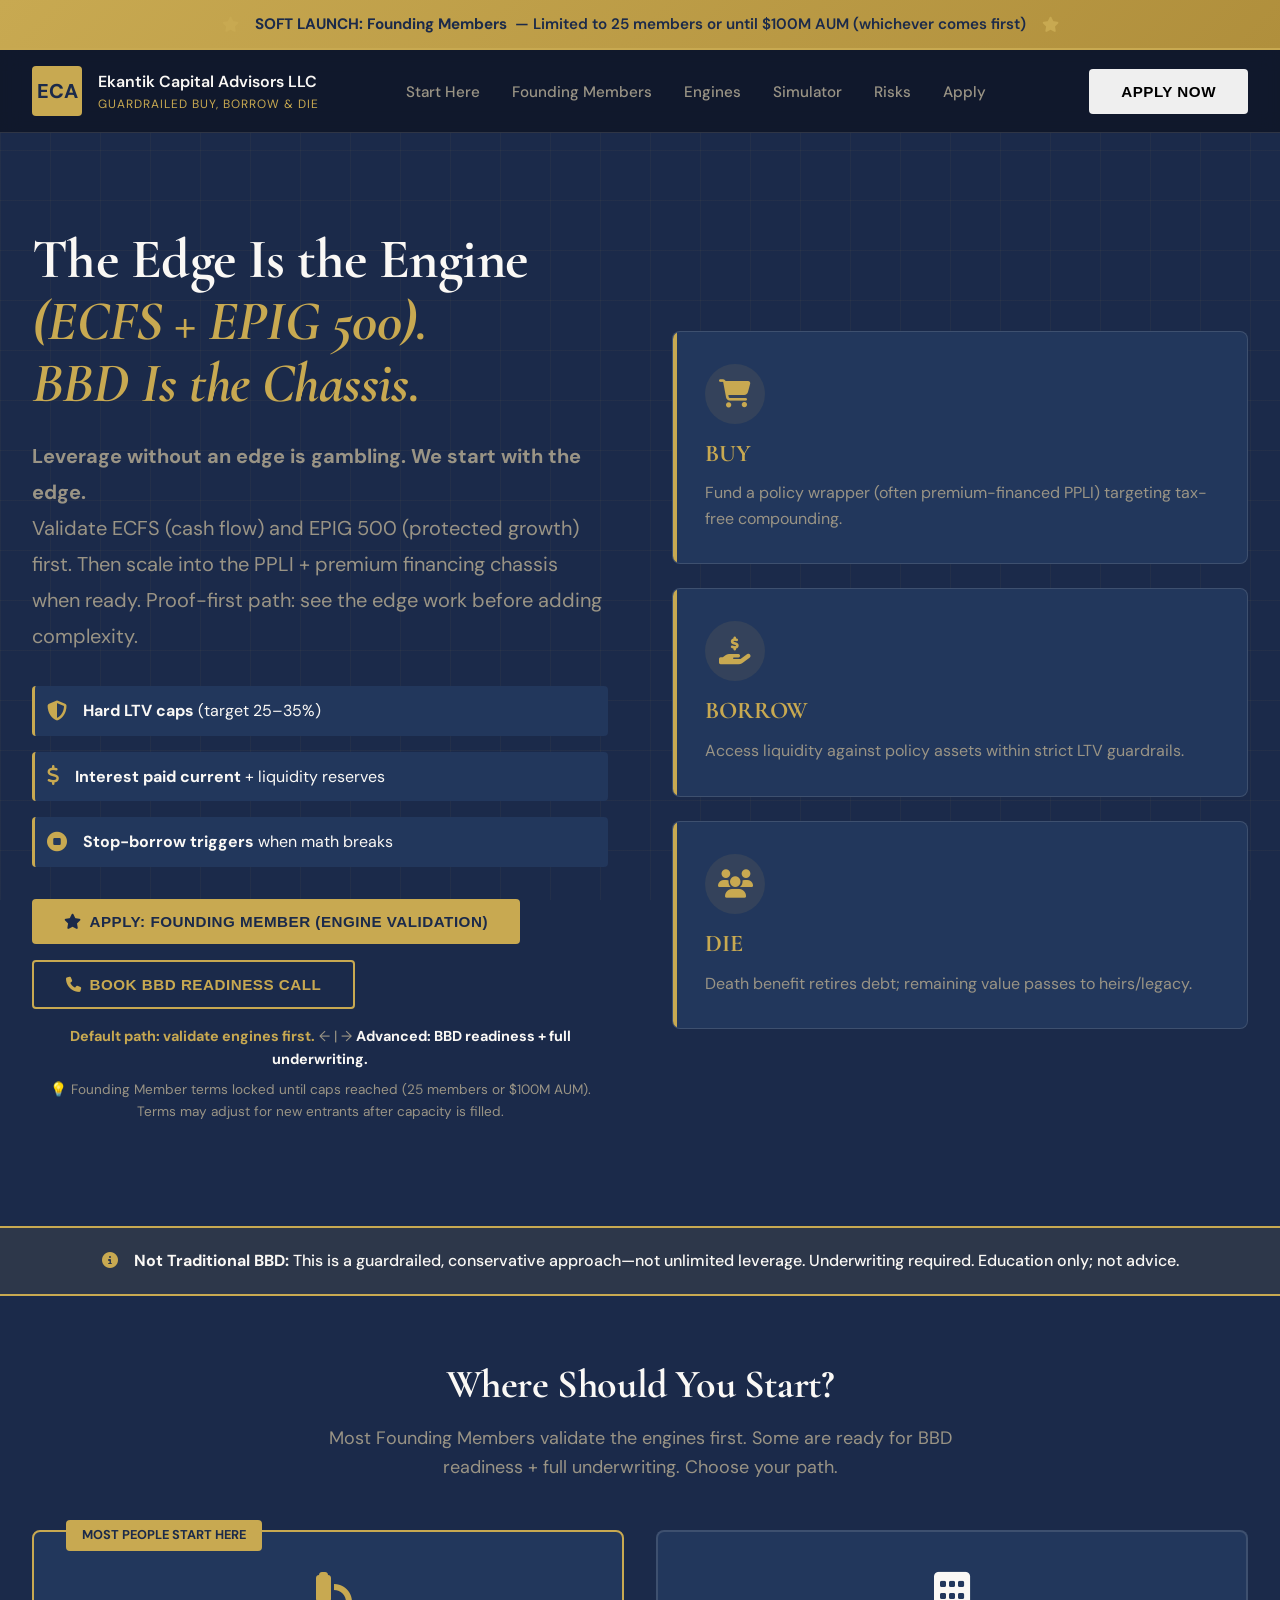
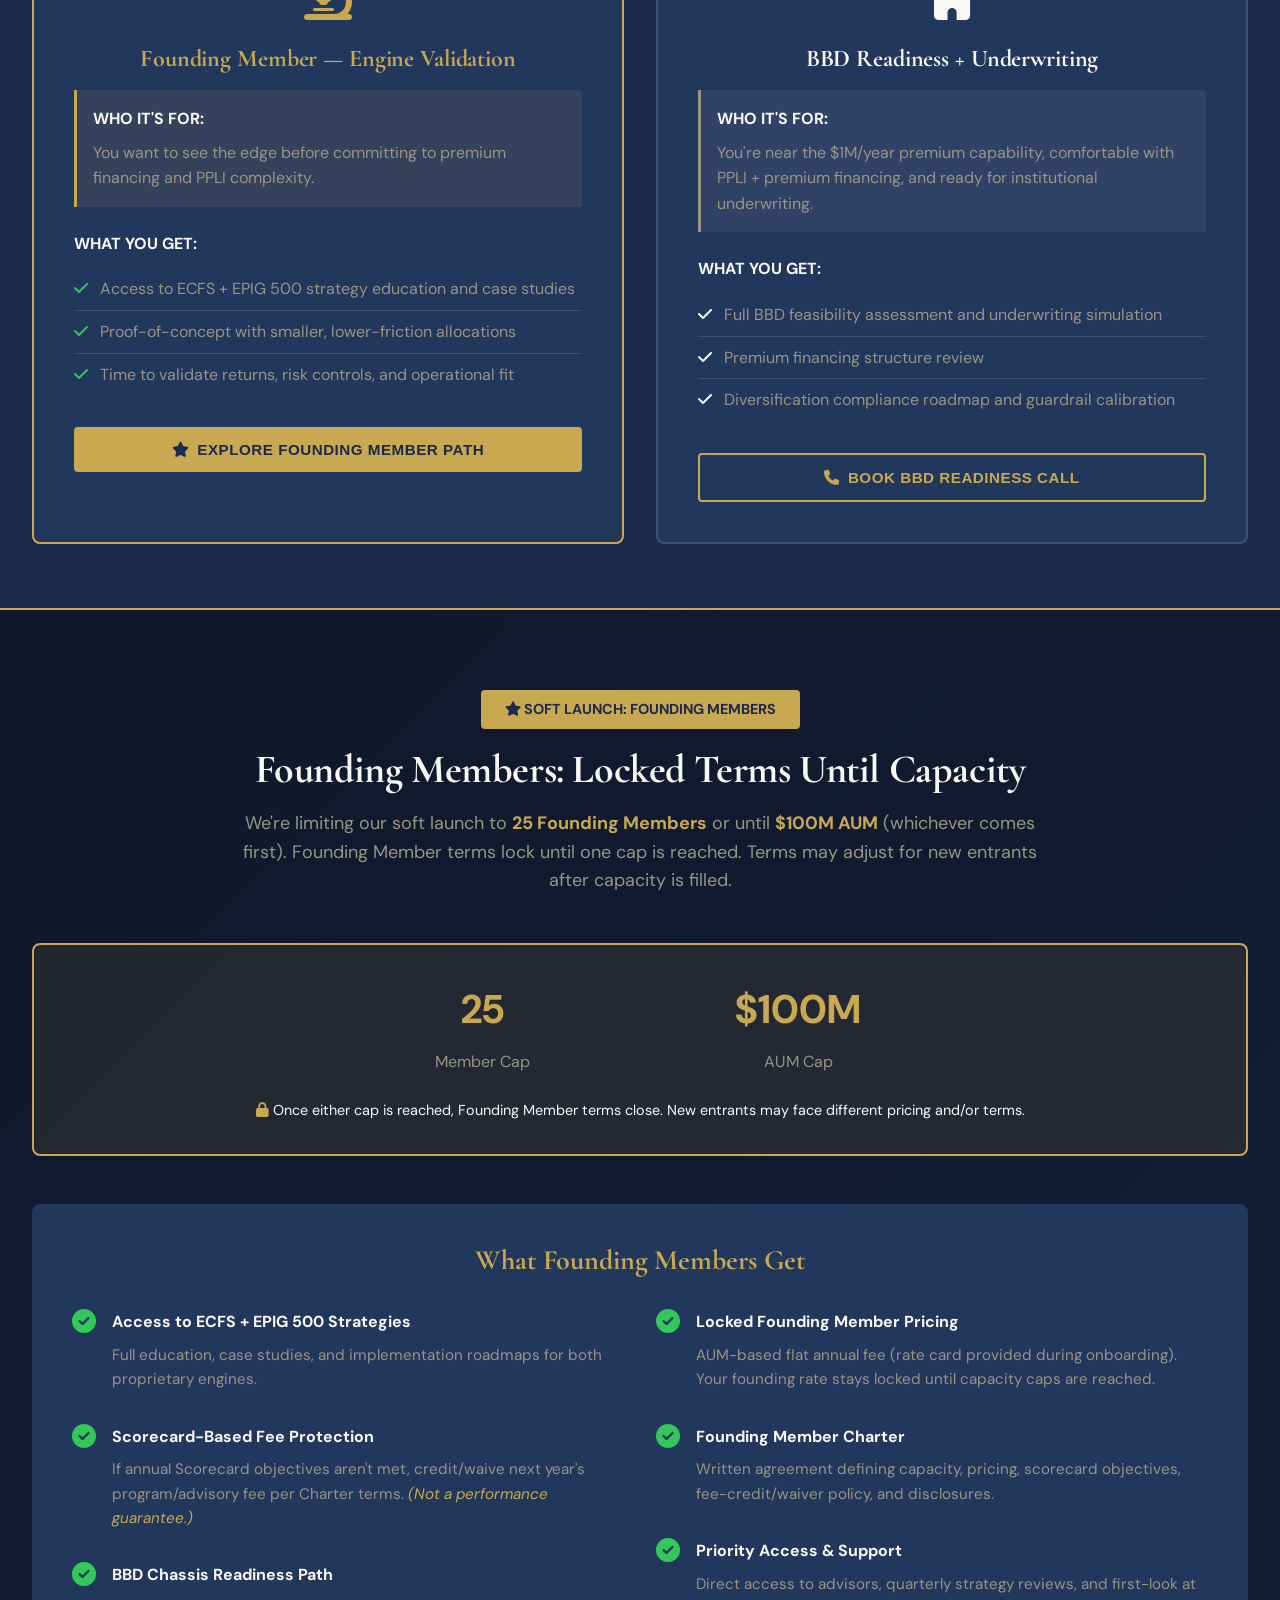
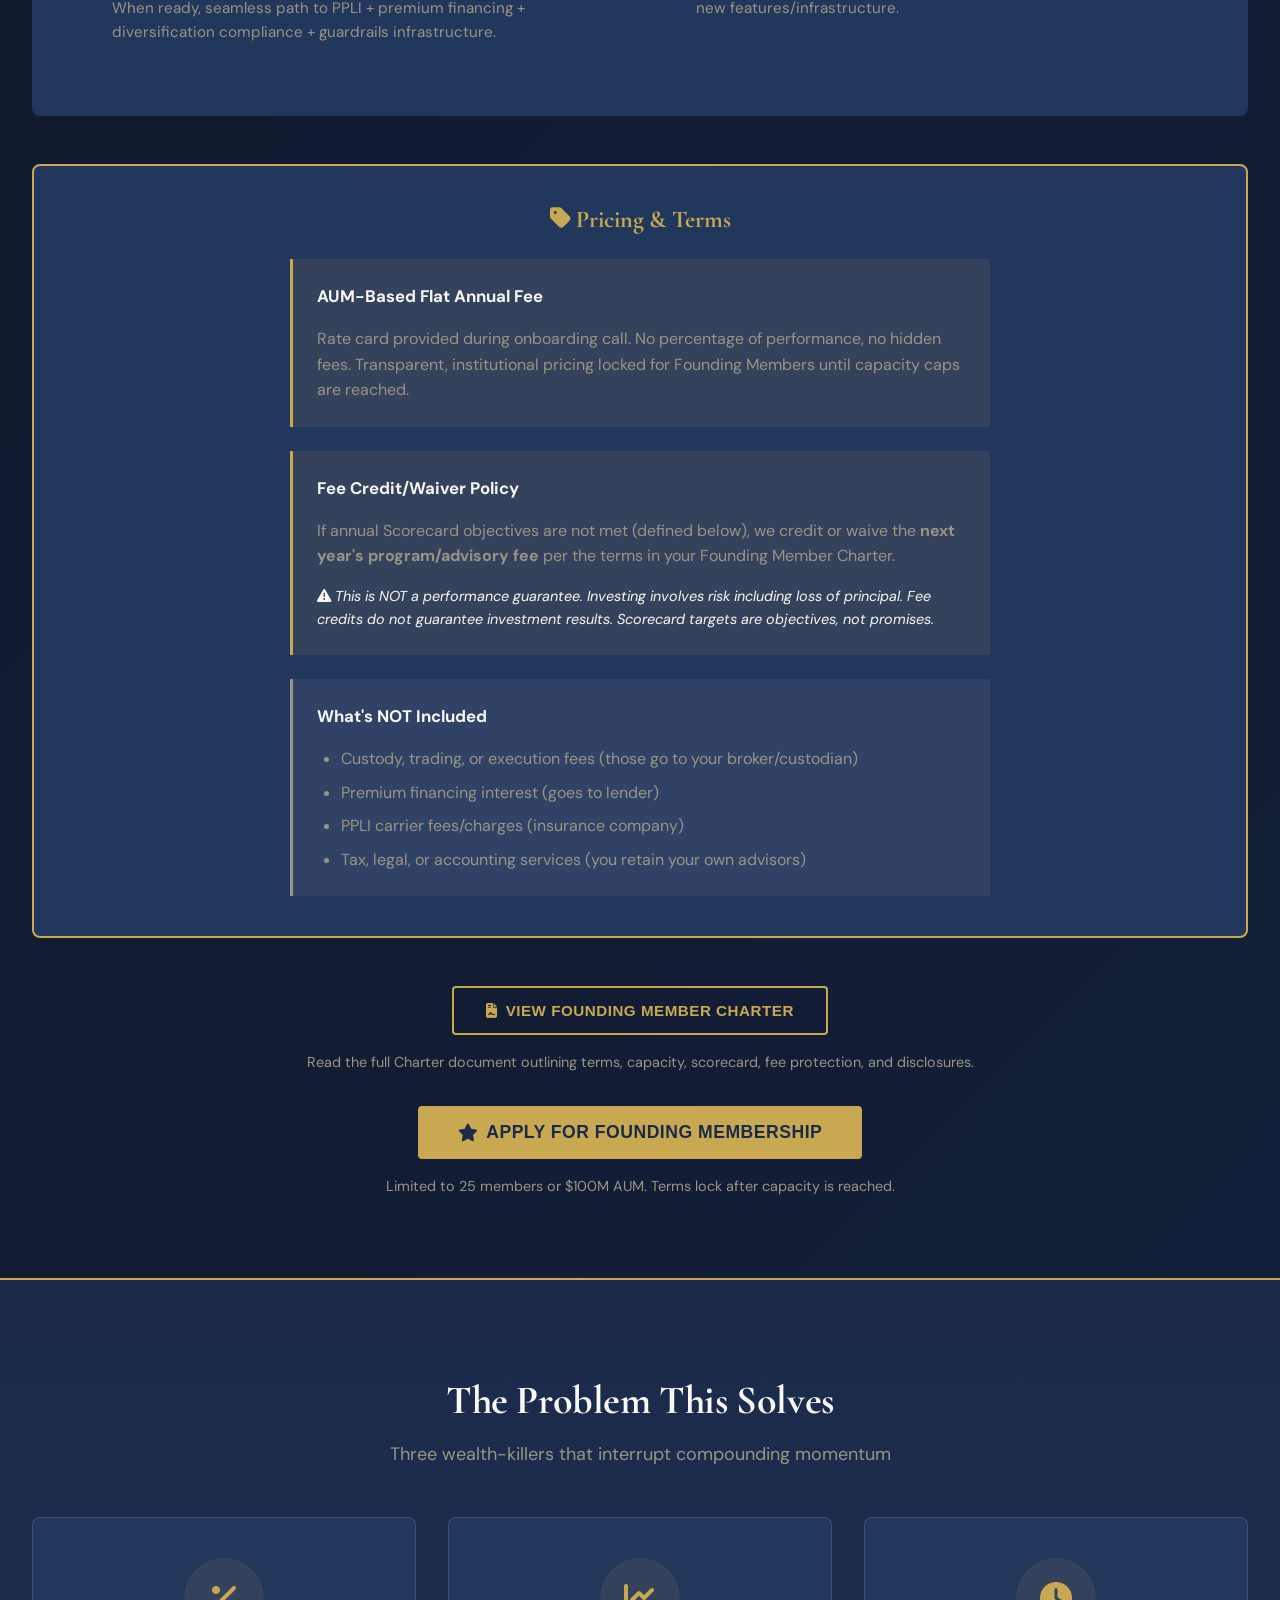
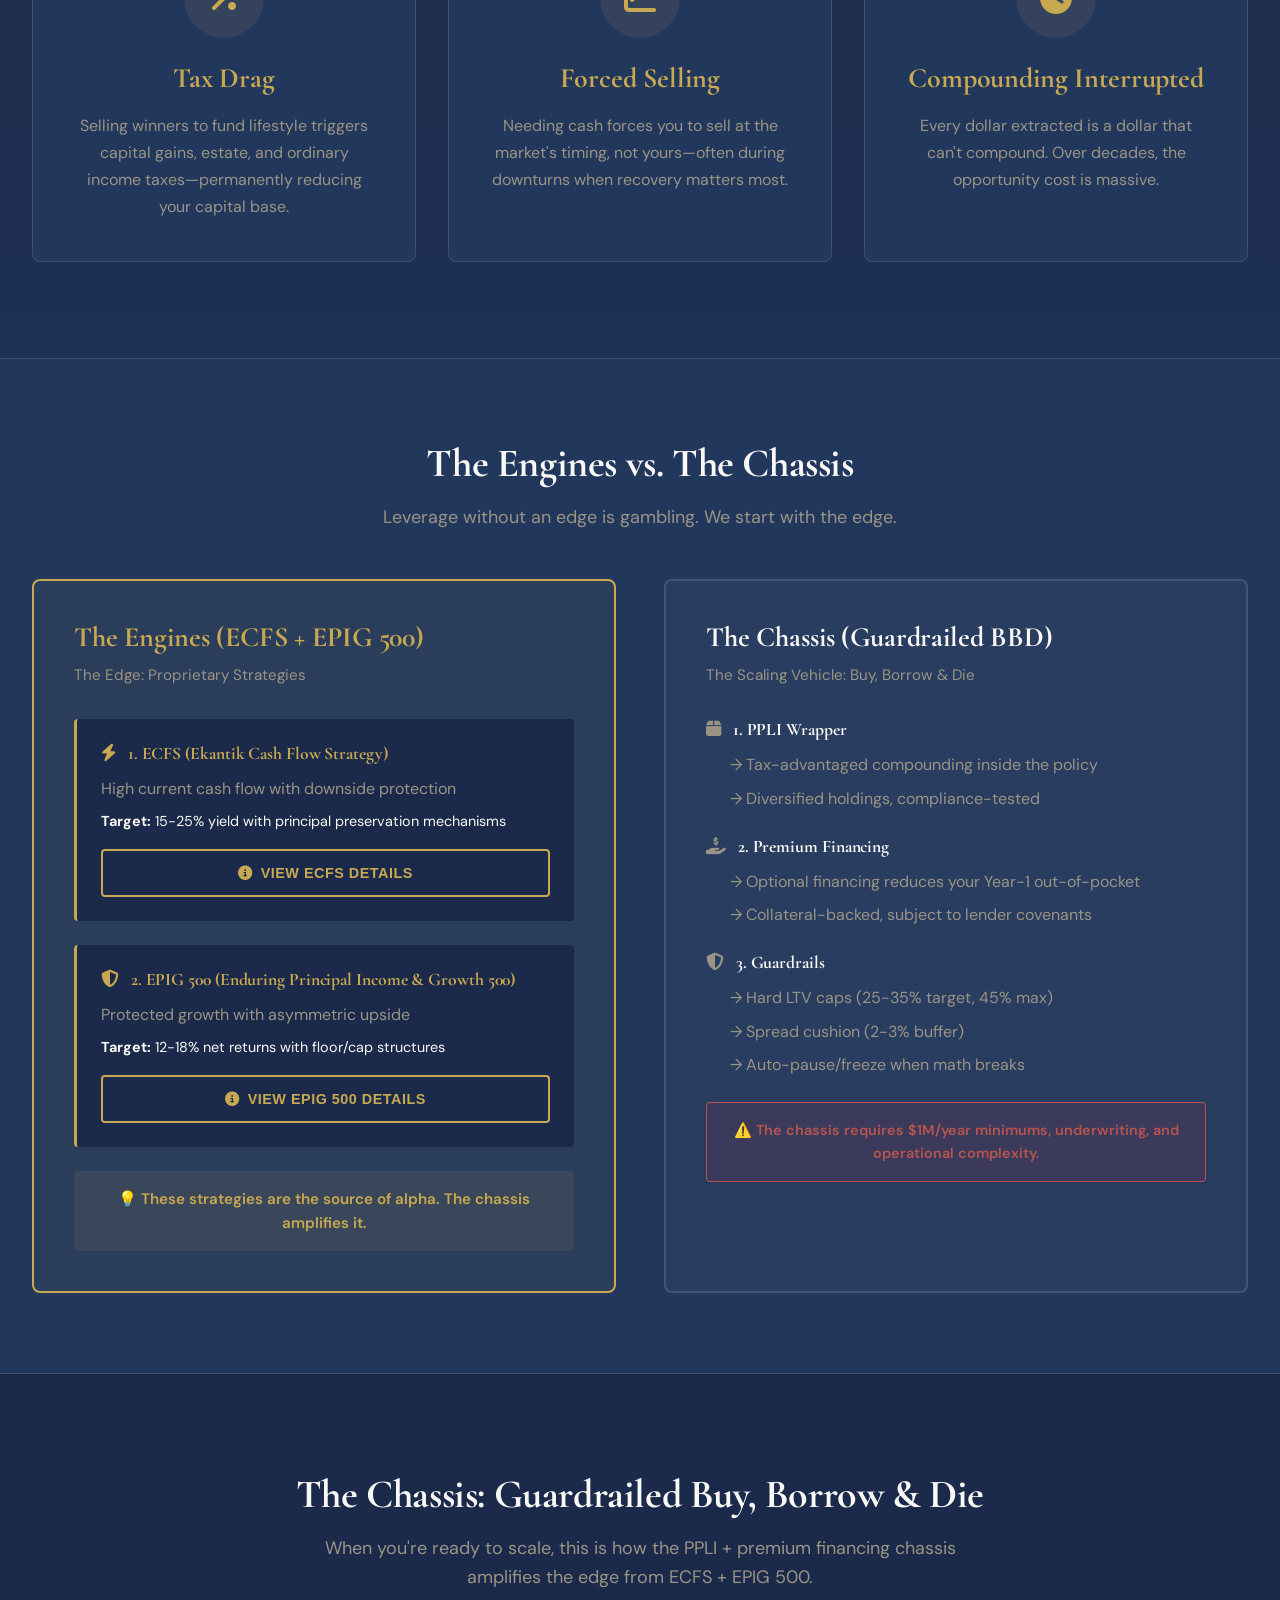
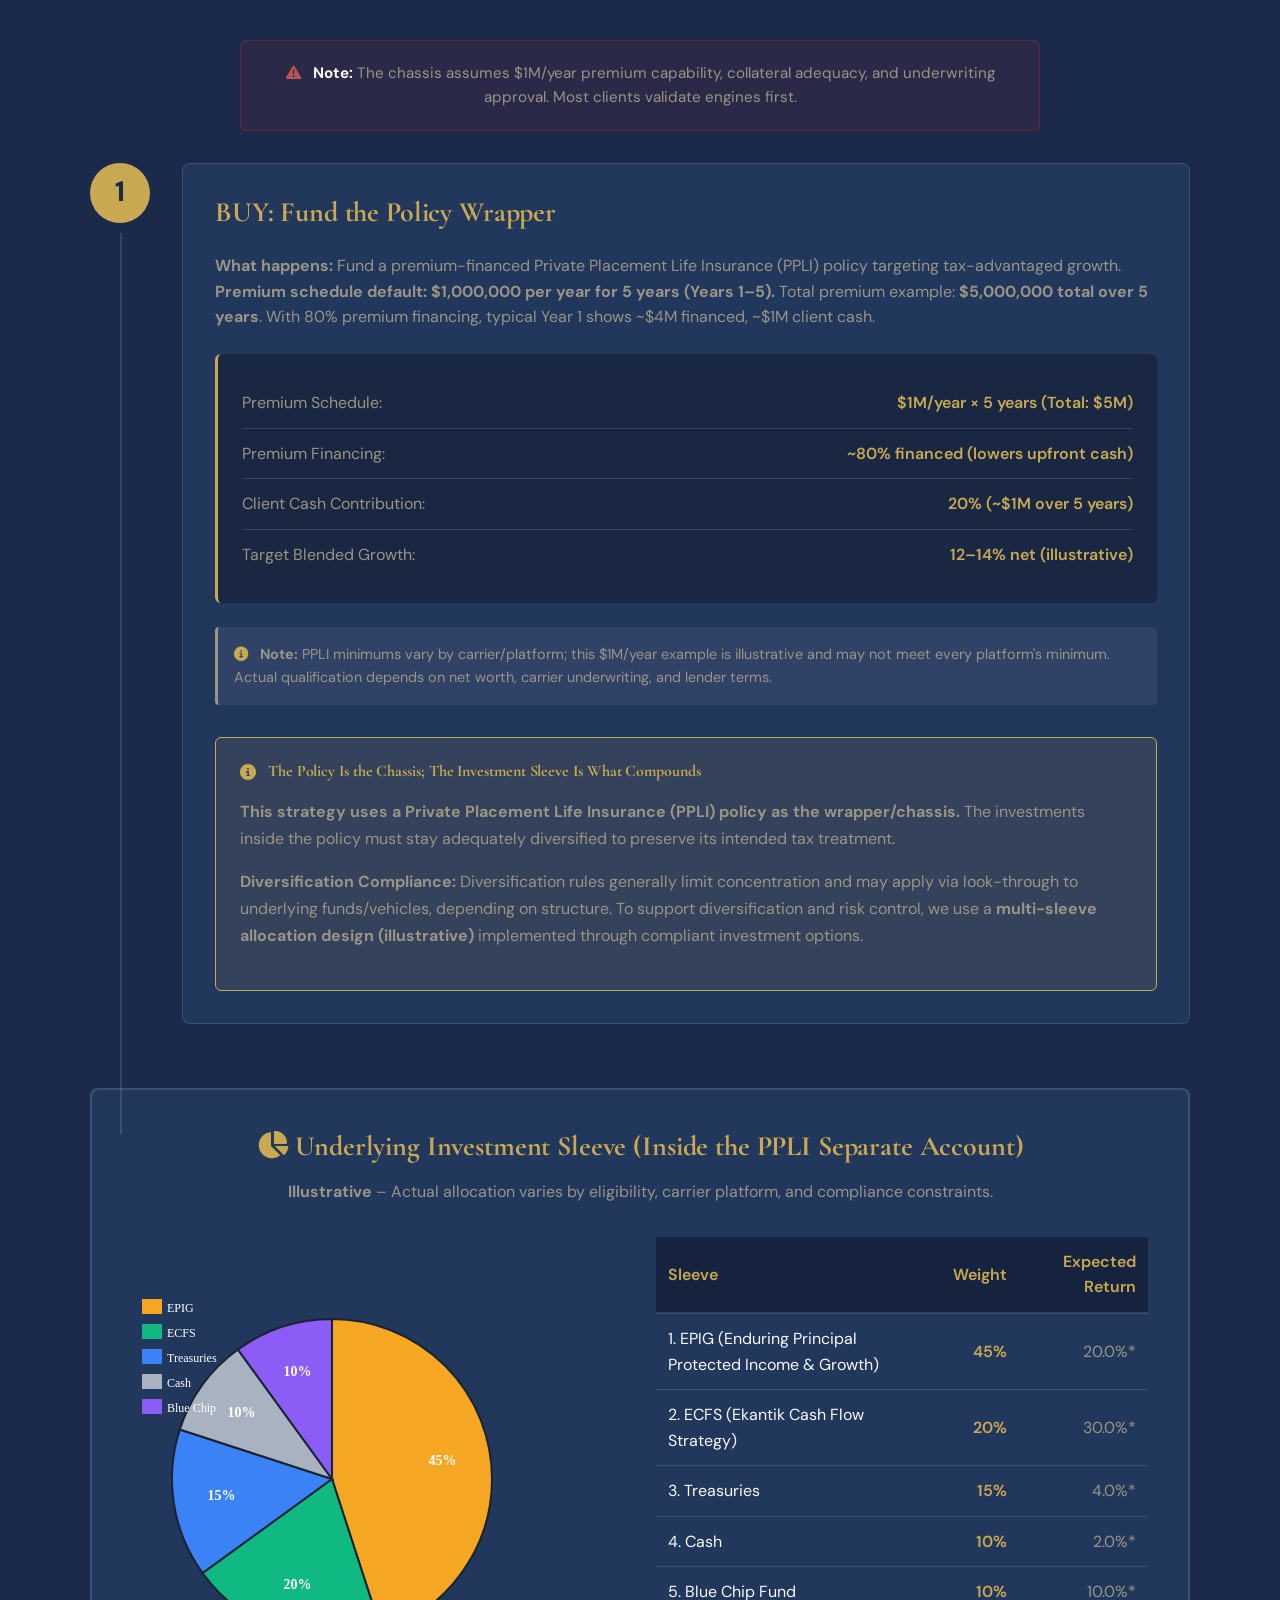
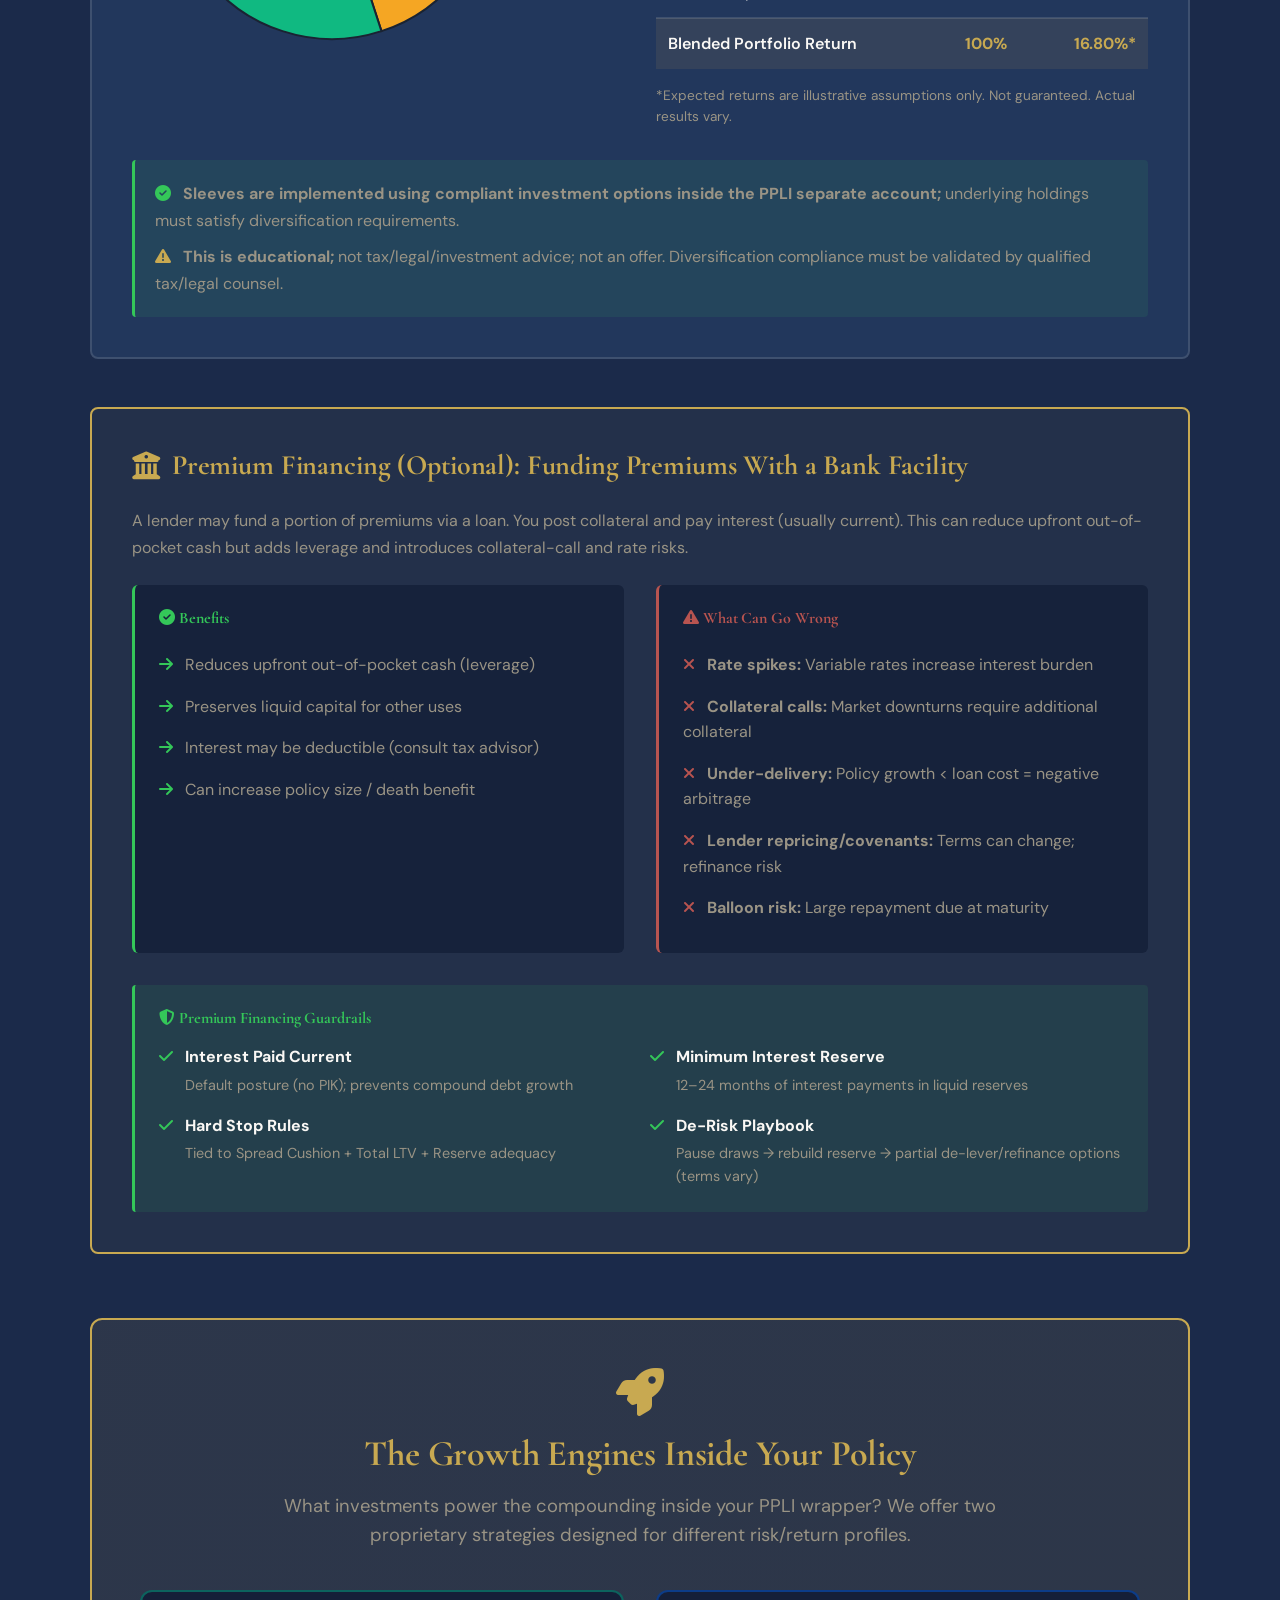
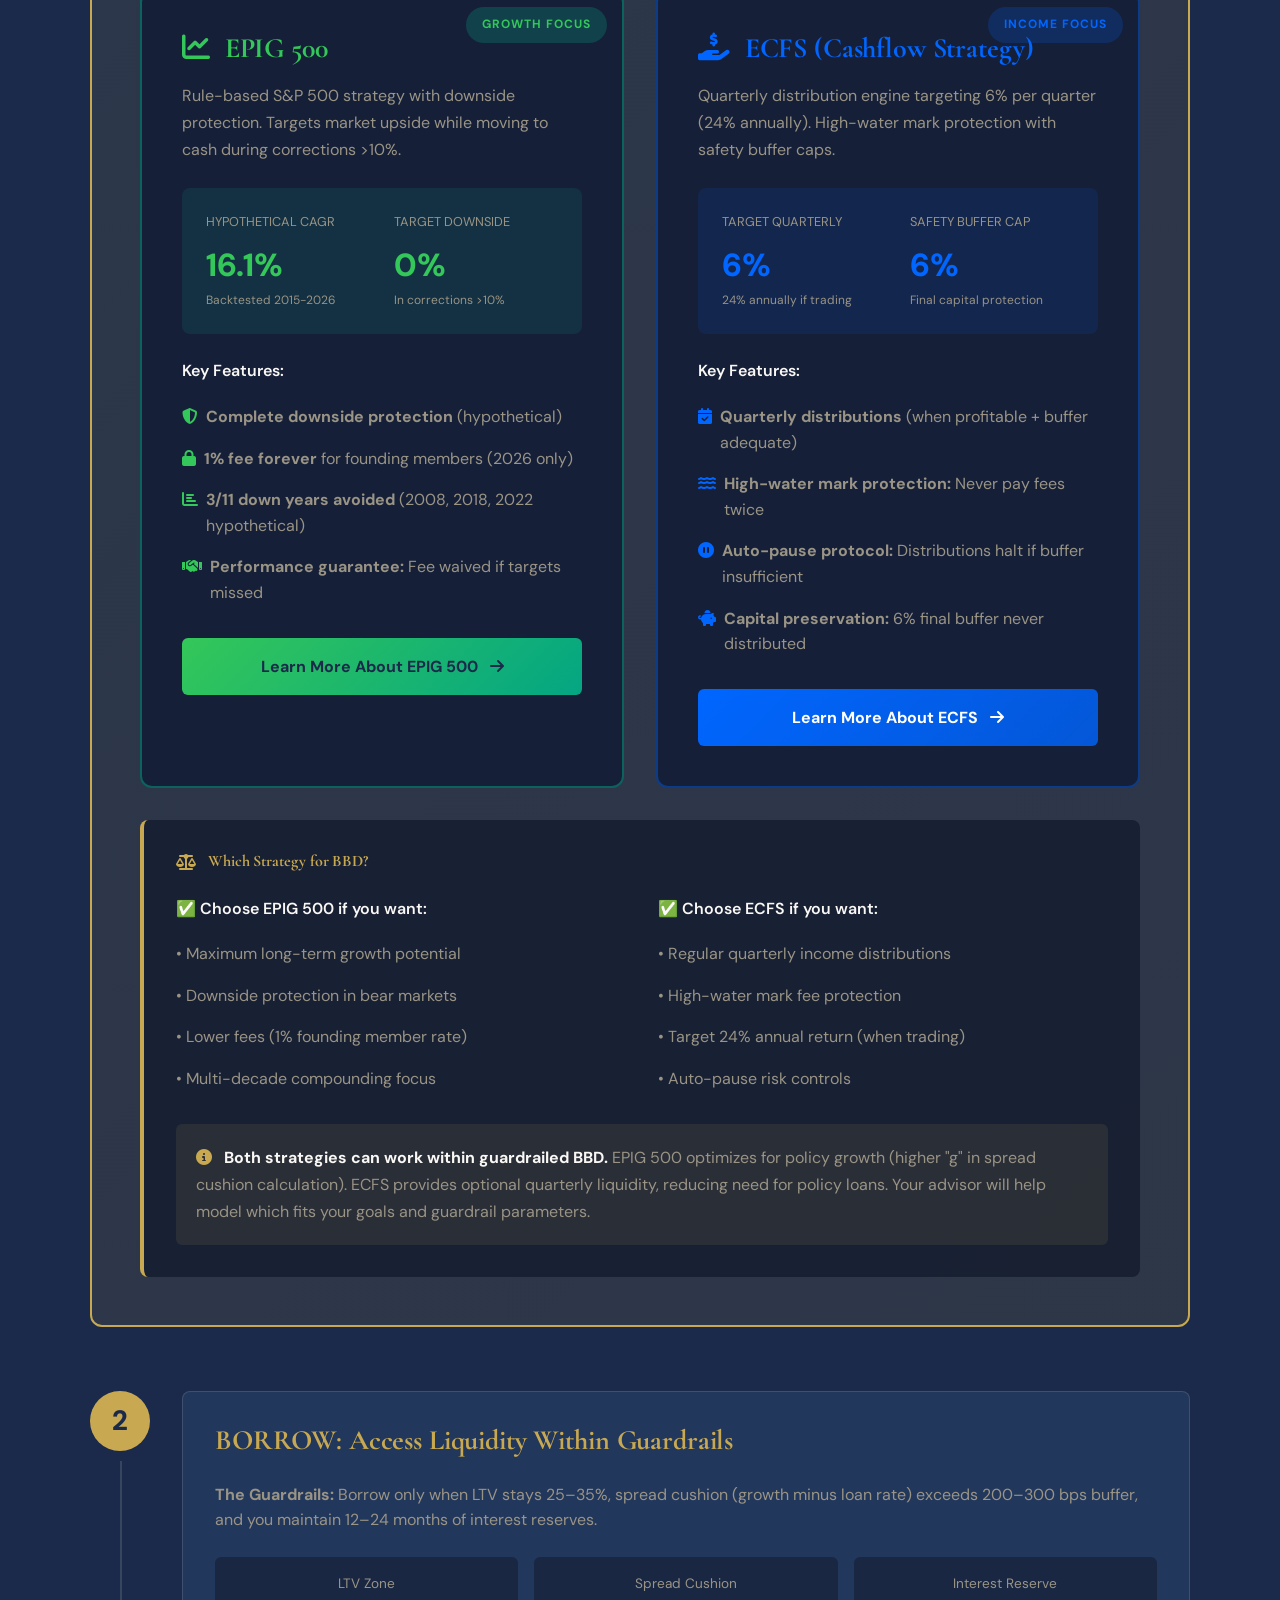
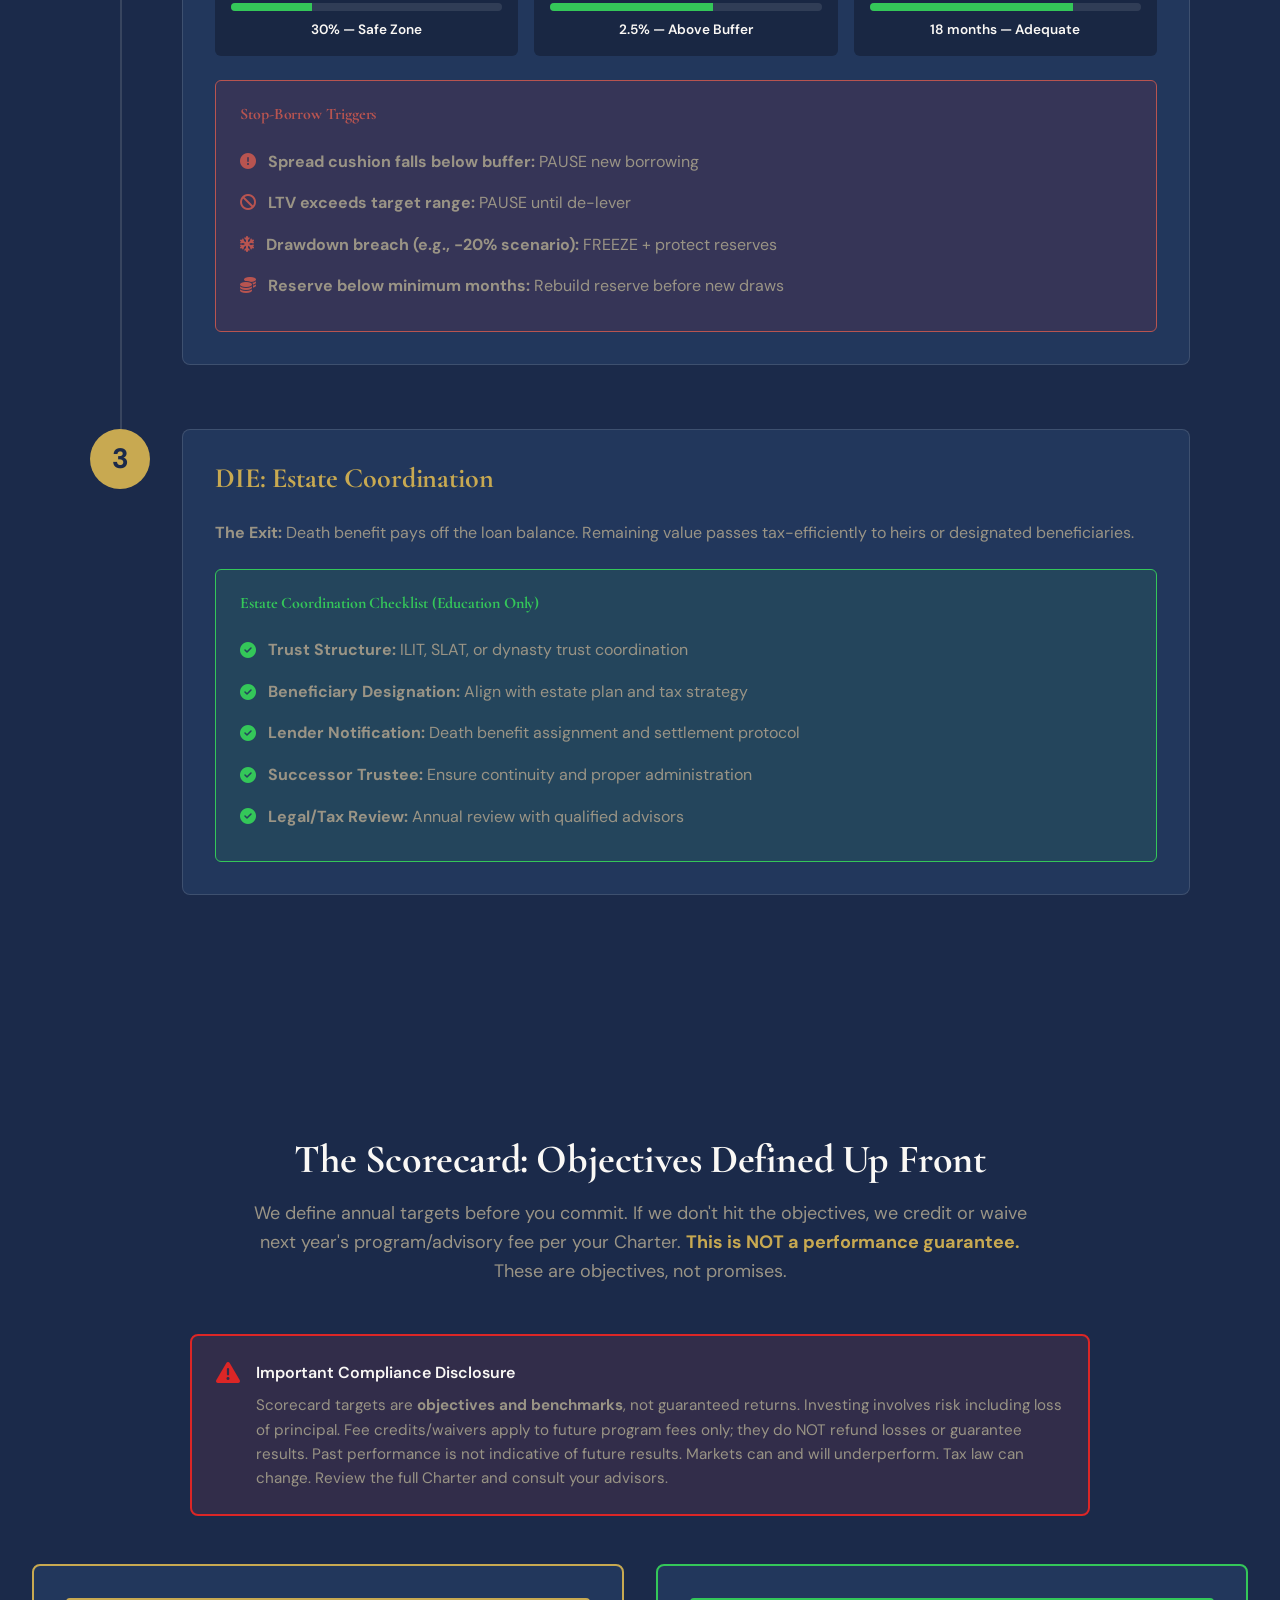
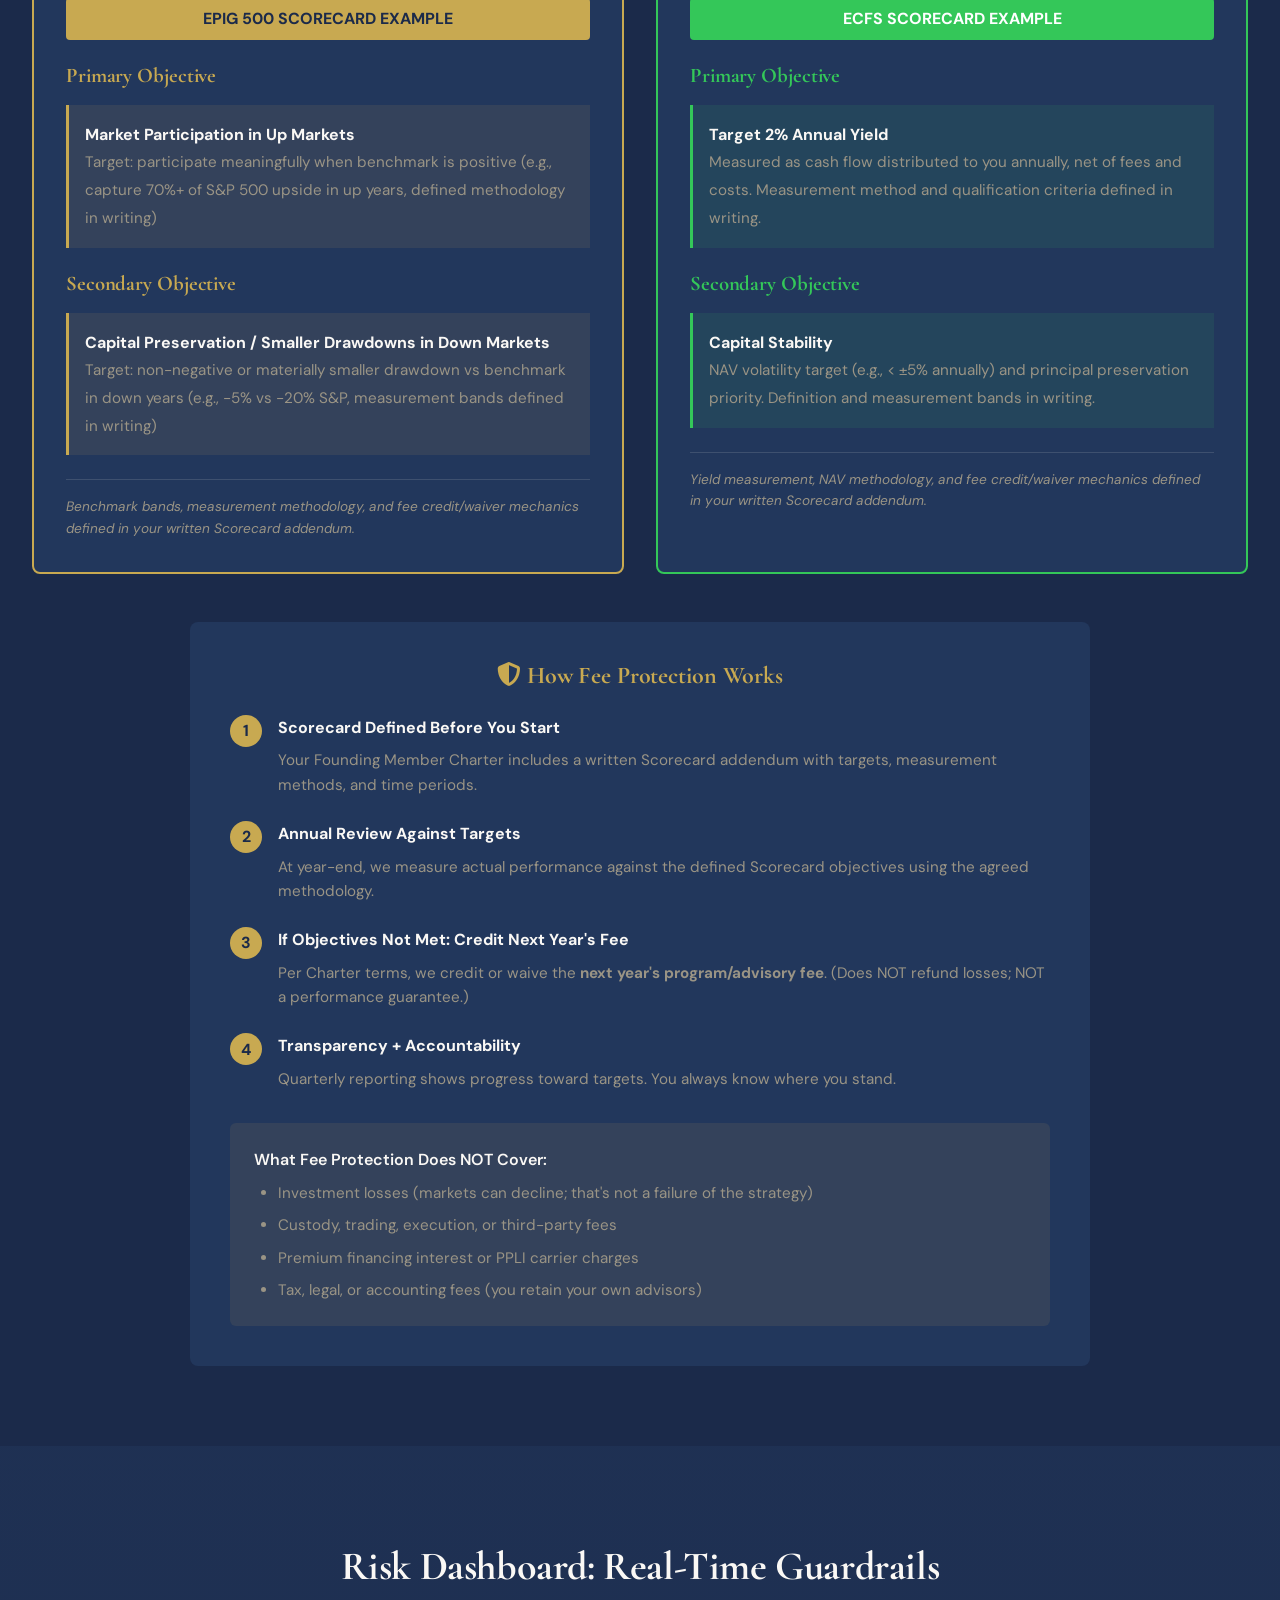
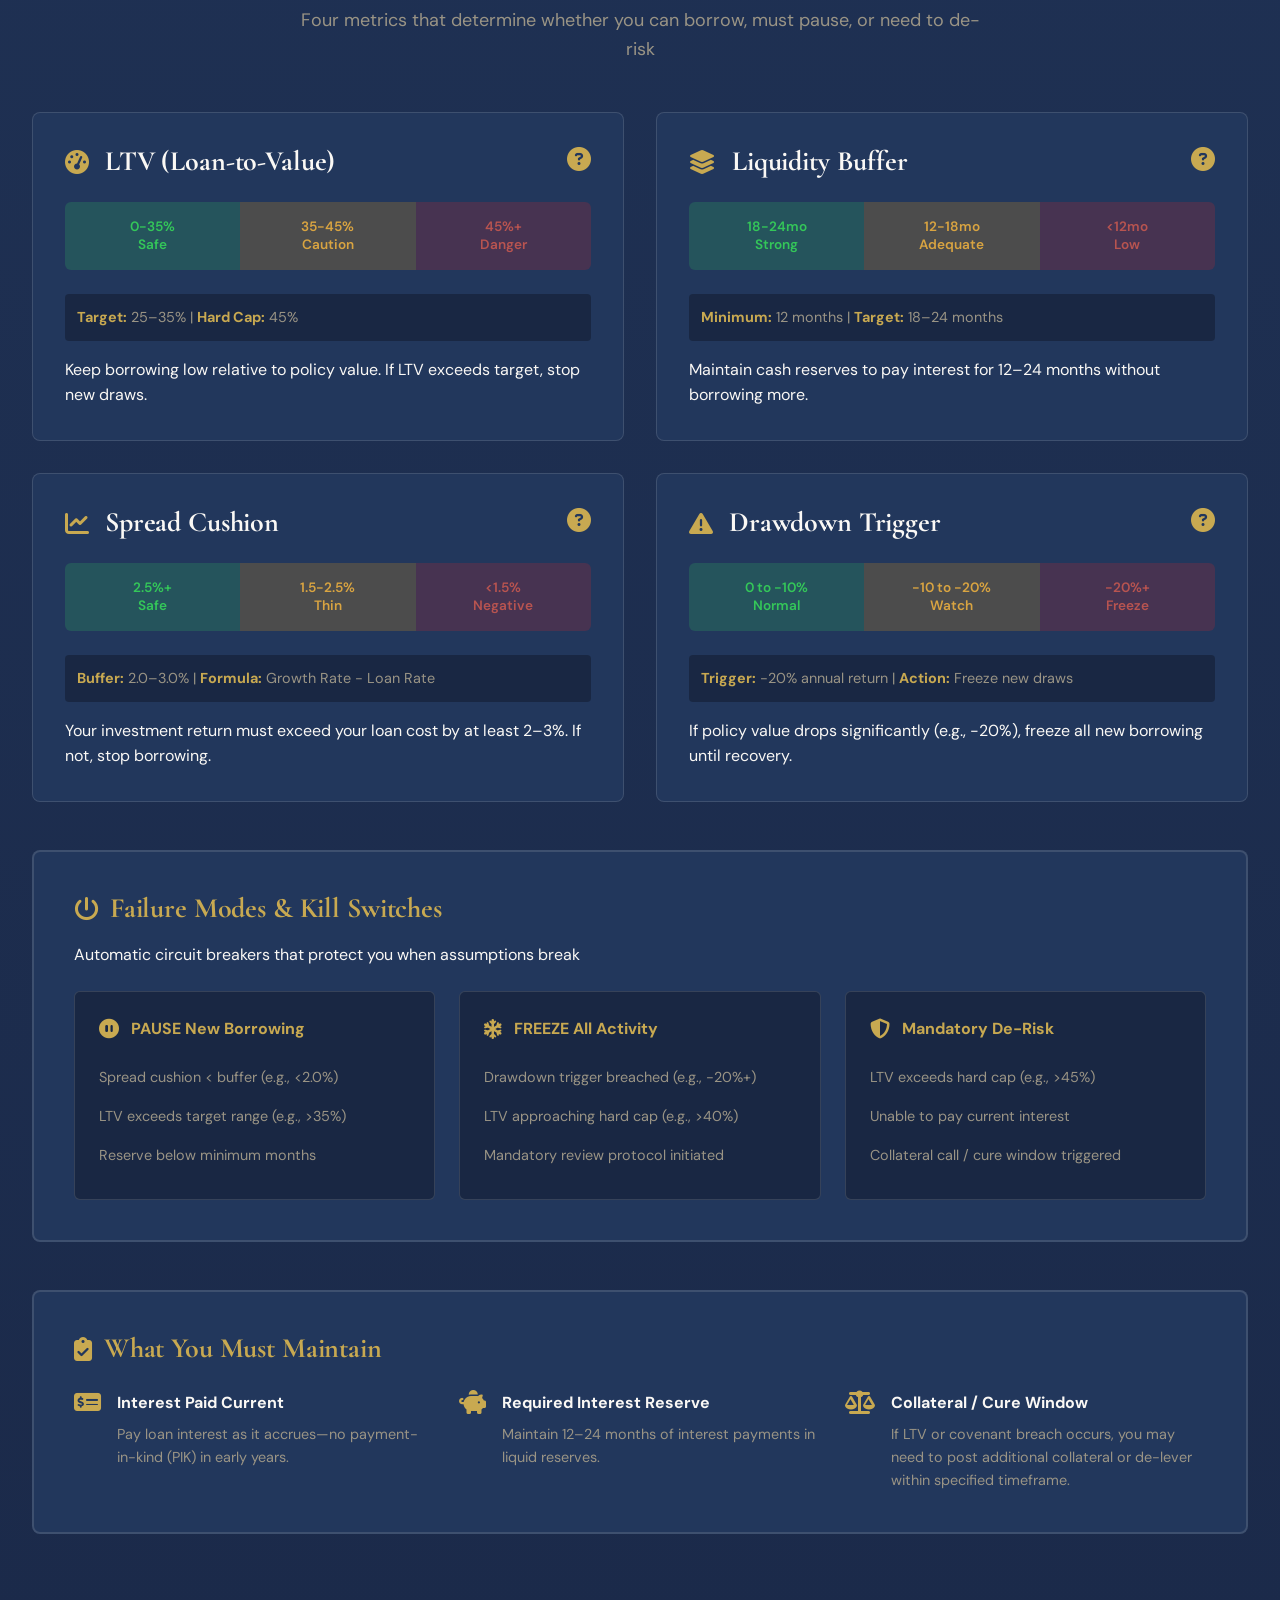
<file: index.html>
<!DOCTYPE html>
<!-- deploy: §7.3 navy scheme + calculators -->
<html lang="en">
<head>
    <meta charset="UTF-8">
    <meta name="viewport" content="width=device-width, initial-scale=1.0">
    <title>Guardrailed Buy, Borrow & Die | Ekantik Capital Advisors</title>
    <link rel="stylesheet" href="css/style.css">
    <link rel="stylesheet" href="bbd/bbd.css">
    <link rel="preconnect" href="https://fonts.googleapis.com">
    <link rel="preconnect" href="https://fonts.gstatic.com" crossorigin>
    <link href="https://fonts.googleapis.com/css2?family=Cormorant+Garamond:ital,wght@0,500;0,600;0,700;1,600;1,700&family=DM+Sans:wght@300;400;500;600;700&family=JetBrains+Mono:wght@400;500&display=swap" rel="stylesheet">
    <link rel="stylesheet" href="https://cdn.jsdelivr.net/npm/@fortawesome/fontawesome-free@6.4.0/css/all.min.css">
</head>
<body>
    <!-- Soft Launch Banner -->
    <div class="soft-launch-banner">
        <div class="banner-container">
            <i class="fas fa-star" style="color: var(--gold-primary); margin-right: 0.5rem;"></i>
            <strong>SOFT LAUNCH: Founding Members</strong> — Limited to 25 members or until $100M AUM (whichever comes first)
            <i class="fas fa-star" style="color: var(--gold-primary); margin-left: 0.5rem;"></i>
        </div>
    </div>

    <!-- Sticky Navigation -->
    <nav class="sticky-nav">
        <div class="nav-container">
            <div class="nav-logo">
                <div class="logo-box">ECA</div>
                <div class="logo-text">
                    <div class="company-name">Ekantik Capital Advisors LLC</div>
                    <div class="tagline">GUARDRAILED BUY, BORROW & DIE</div>
                </div>
            </div>
            <ul class="nav-menu">
                <li><a href="#start-here">Start Here</a></li>
                <li><a href="#founding-members">Founding Members</a></li>
                <li><a href="#engines">Engines</a></li>
                <li><a href="#underwriting-simulator">Simulator</a></li>
                <li><a href="#risks">Risks</a></li>
                <li><a href="#apply">Apply</a></li>
            </ul>
            <button class="cta-btn nav-cta" onclick="scrollToSection('apply')">APPLY NOW</button>
            <button class="mobile-menu-toggle" id="mobileMenuToggle">
                <i class="fas fa-bars"></i>
            </button>
        </div>
    </nav>

    <!-- Hero Section -->
    <section class="hero" id="hero">
        <div class="hero-container">
            <div class="hero-left">
                <h1 class="hero-title">
                    The Edge Is the Engine<br>
                    <span class="hero-accent">(ECFS + EPIG 500).<br>BBD Is the Chassis.</span>
                </h1>
                <p class="hero-subtitle">
                    <strong>Leverage without an edge is gambling. We start with the edge.</strong><br>
                    Validate ECFS (cash flow) and EPIG 500 (protected growth) first. Then scale into the PPLI + premium financing chassis when ready. Proof-first path: see the edge work before adding complexity.
                </p>
                
                <div class="guardrail-bullets">
                    <div class="bullet-item">
                        <i class="fas fa-shield-alt"></i>
                        <span><strong>Hard LTV caps</strong> (target 25–35%)</span>
                    </div>
                    <div class="bullet-item">
                        <i class="fas fa-dollar-sign"></i>
                        <span><strong>Interest paid current</strong> + liquidity reserves</span>
                    </div>
                    <div class="bullet-item">
                        <i class="fas fa-stop-circle"></i>
                        <span><strong>Stop-borrow triggers</strong> when math breaks</span>
                    </div>
                </div>

                <div class="hero-ctas">
                    <button class="cta-btn primary" onclick="scrollToSection('founding-members')">
                        <i class="fas fa-star"></i> APPLY: FOUNDING MEMBER (ENGINE VALIDATION)
                    </button>
                    <button class="cta-btn secondary" onclick="scrollToSection('apply')">
                        <i class="fas fa-phone"></i> BOOK BBD READINESS CALL
                    </button>
                </div>
                <div class="hero-cta-microcopy" style="text-align: center; margin-top: 1rem; color: var(--text-muted); font-size: 0.9rem; max-width: 600px; margin-left: auto; margin-right: auto;">
                    <p style="margin: 0.5rem 0;"><strong style="color: var(--gold-primary);">Default path: validate engines first.</strong> ← <span style="color: var(--text-muted);">|</span> → <strong style="color: var(--text-light);">Advanced: BBD readiness + full underwriting.</strong></p>
                    <p style="margin: 0.5rem 0; font-size: 0.85rem;">💡 Founding Member terms locked until caps reached (25 members or $100M AUM). Terms may adjust for new entrants after capacity is filled.</p>
                </div>
            </div>

            <div class="hero-right">
                <div class="system-cards">
                    <div class="system-card buy">
                        <div class="card-icon">
                            <i class="fas fa-shopping-cart"></i>
                        </div>
                        <h3>BUY</h3>
                        <p class="plain-text">Fund a policy wrapper (often premium-financed PPLI) targeting tax-free compounding.</p>
                    </div>
                    <div class="system-card borrow">
                        <div class="card-icon">
                            <i class="fas fa-hand-holding-usd"></i>
                        </div>
                        <h3>BORROW</h3>
                        <p class="plain-text">Access liquidity against policy assets within strict LTV guardrails.</p>
                    </div>
                    <div class="system-card die">
                        <div class="card-icon">
                            <i class="fas fa-users"></i>
                        </div>
                        <h3>DIE</h3>
                        <p class="plain-text">Death benefit retires debt; remaining value passes to heirs/legacy.</p>
                    </div>
                </div>
            </div>
        </div>
    </section>

    <!-- Important Notice Banner -->
    <div class="notice-banner">
        <i class="fas fa-info-circle"></i>
        <span><strong>Not Traditional BBD:</strong> This is a guardrailed, conservative approach—not unlimited leverage. Underwriting required. Education only; not advice.</span>
    </div>

    <!-- Start Here Section -->
    <section class="start-here-section" id="start-here" style="background: var(--body-bg); padding: 4rem 0;">
        <div class="container">
            <h2 class="section-title">Where Should You Start?</h2>
            <p class="section-subtitle">Most Founding Members validate the engines first. Some are ready for BBD readiness + full underwriting. Choose your path.</p>
            
            <div style="display: grid; grid-template-columns: 1fr 1fr; gap: 2rem; margin-top: 3rem;">
                <!-- Card A: Engine Validation -->
                <div style="background: var(--card-bg); border: 2px solid var(--gold-primary); border-radius: 8px; padding: 2.5rem; position: relative;">
                    <div style="position: absolute; top: -12px; left: 2rem; background: var(--gold-primary); color: var(--navy-dark); padding: 0.35rem 1rem; border-radius: 4px; font-weight: 700; font-size: 0.8rem;">
                        MOST PEOPLE START HERE
                    </div>
                    
                    <div style="text-align: center; margin-bottom: 1.5rem;">
                        <i class="fas fa-microscope" style="font-size: 3rem; color: var(--gold-primary);"></i>
                    </div>
                    
                    <h3 style="color: var(--gold-primary); text-align: center; margin-bottom: 1rem; font-size: 1.5rem;">Founding Member — Engine Validation</h3>
                    
                    <div style="background: rgba(200, 169, 81, 0.1); border-left: 3px solid var(--gold-primary); padding: 1rem; margin-bottom: 1.5rem;">
                        <strong style="color: var(--text-light);">WHO IT'S FOR:</strong>
                        <p style="margin: 0.5rem 0 0 0; color: var(--text-muted);">You want to see the edge before committing to premium financing and PPLI complexity.</p>
                    </div>
                    
                    <div style="margin-bottom: 2rem;">
                        <strong style="color: var(--text-light); display: block; margin-bottom: 0.75rem;">WHAT YOU GET:</strong>
                        <ul style="list-style: none; padding: 0; margin: 0;">
                            <li style="padding: 0.5rem 0; border-bottom: 1px solid var(--border-color); color: var(--text-muted);">
                                <i class="fas fa-check" style="color: var(--green-success); margin-right: 0.5rem;"></i>
                                Access to ECFS + EPIG 500 strategy education and case studies
                            </li>
                            <li style="padding: 0.5rem 0; border-bottom: 1px solid var(--border-color); color: var(--text-muted);">
                                <i class="fas fa-check" style="color: var(--green-success); margin-right: 0.5rem;"></i>
                                Proof-of-concept with smaller, lower-friction allocations
                            </li>
                            <li style="padding: 0.5rem 0; color: var(--text-muted);">
                                <i class="fas fa-check" style="color: var(--green-success); margin-right: 0.5rem;"></i>
                                Time to validate returns, risk controls, and operational fit
                            </li>
                        </ul>
                    </div>
                    
                    <button class="cta-btn primary" onclick="scrollToSection('founding-members')" style="width: 100%; justify-content: center;">
                        <i class="fas fa-star"></i> EXPLORE FOUNDING MEMBER PATH
                    </button>
                </div>
                
                <!-- Card B: BBD Readiness -->
                <div style="background: var(--card-bg); border: 2px solid var(--border-color); border-radius: 8px; padding: 2.5rem;">
                    <div style="text-align: center; margin-bottom: 1.5rem;">
                        <i class="fas fa-building" style="font-size: 3rem; color: var(--text-light);"></i>
                    </div>
                    
                    <h3 style="color: var(--text-light); text-align: center; margin-bottom: 1rem; font-size: 1.5rem;">BBD Readiness + Underwriting</h3>
                    
                    <div style="background: rgba(168, 178, 193, 0.1); border-left: 3px solid var(--text-muted); padding: 1rem; margin-bottom: 1.5rem;">
                        <strong style="color: var(--text-light);">WHO IT'S FOR:</strong>
                        <p style="margin: 0.5rem 0 0 0; color: var(--text-muted);">You're near the $1M/year premium capability, comfortable with PPLI + premium financing, and ready for institutional underwriting.</p>
                    </div>
                    
                    <div style="margin-bottom: 2rem;">
                        <strong style="color: var(--text-light); display: block; margin-bottom: 0.75rem;">WHAT YOU GET:</strong>
                        <ul style="list-style: none; padding: 0; margin: 0;">
                            <li style="padding: 0.5rem 0; border-bottom: 1px solid var(--border-color); color: var(--text-muted);">
                                <i class="fas fa-check" style="color: var(--text-light); margin-right: 0.5rem;"></i>
                                Full BBD feasibility assessment and underwriting simulation
                            </li>
                            <li style="padding: 0.5rem 0; border-bottom: 1px solid var(--border-color); color: var(--text-muted);">
                                <i class="fas fa-check" style="color: var(--text-light); margin-right: 0.5rem;"></i>
                                Premium financing structure review
                            </li>
                            <li style="padding: 0.5rem 0; color: var(--text-muted);">
                                <i class="fas fa-check" style="color: var(--text-light); margin-right: 0.5rem;"></i>
                                Diversification compliance roadmap and guardrail calibration
                            </li>
                        </ul>
                    </div>
                    
                    <button class="cta-btn secondary" onclick="scrollToSection('apply')" style="width: 100%; justify-content: center;">
                        <i class="fas fa-phone"></i> BOOK BBD READINESS CALL
                    </button>
                </div>
            </div>
        </div>
    </section>

    <!-- Founding Members Offer Section (NEW) -->
    <section class="founding-members-section" id="founding-members" style="background: linear-gradient(135deg, #10182B 0%, #131F38 100%); padding: 5rem 0; border-top: 2px solid var(--gold-primary); border-bottom: 2px solid var(--gold-primary);">
        <div class="container">
            <div style="text-align: center; margin-bottom: 3rem;">
                <div style="display: inline-block; background: var(--gold-primary); color: var(--navy-dark); padding: 0.5rem 1.5rem; border-radius: 4px; font-weight: 700; font-size: 0.9rem; margin-bottom: 1rem;">
                    <i class="fas fa-star"></i> SOFT LAUNCH: FOUNDING MEMBERS
                </div>
                <h2 class="section-title" style="margin-bottom: 1rem;">Founding Members: Locked Terms Until Capacity</h2>
                <p class="section-subtitle" style="max-width: 800px; margin: 0 auto;">
                    We're limiting our soft launch to <strong style="color: var(--gold-primary);">25 Founding Members</strong> or until <strong style="color: var(--gold-primary);">$100M AUM</strong> (whichever comes first). Founding Member terms lock until one cap is reached. Terms may adjust for new entrants after capacity is filled.
                </p>
            </div>

            <!-- Capacity Counter -->
            <div style="background: rgba(200, 169, 81, 0.1); border: 2px solid var(--gold-primary); border-radius: 8px; padding: 2rem; margin-bottom: 3rem; text-align: center;">
                <div style="display: grid; grid-template-columns: 1fr 1fr; gap: 2rem; max-width: 600px; margin: 0 auto;">
                    <div>
                        <div style="font-size: 2.5rem; font-weight: 700; color: var(--gold-primary);">25</div>
                        <div style="color: var(--text-muted); margin-top: 0.5rem;">Member Cap</div>
                    </div>
                    <div>
                        <div style="font-size: 2.5rem; font-weight: 700; color: var(--gold-primary);">$100M</div>
                        <div style="color: var(--text-muted); margin-top: 0.5rem;">AUM Cap</div>
                    </div>
                </div>
                <div style="margin-top: 1.5rem; font-size: 0.9rem; color: var(--text-light);">
                    <i class="fas fa-lock" style="color: var(--gold-primary);"></i> Once either cap is reached, Founding Member terms close. New entrants may face different pricing and/or terms.
                </div>
            </div>

            <!-- What You Get -->
            <div style="background: var(--card-bg); border-radius: 8px; padding: 2.5rem; margin-bottom: 3rem;">
                <h3 style="color: var(--gold-primary); margin-bottom: 2rem; text-align: center; font-size: 1.75rem;">What Founding Members Get</h3>
                
                <div style="display: grid; grid-template-columns: 1fr 1fr; gap: 2rem;">
                    <!-- Left Column -->
                    <div>
                        <div style="margin-bottom: 2rem;">
                            <div style="display: flex; align-items: start; margin-bottom: 1rem;">
                                <i class="fas fa-check-circle" style="color: var(--green-success); font-size: 1.5rem; margin-right: 1rem; flex-shrink: 0;"></i>
                                <div>
                                    <strong style="color: var(--text-light); display: block; margin-bottom: 0.5rem;">Access to ECFS + EPIG 500 Strategies</strong>
                                    <p style="margin: 0; color: var(--text-muted); font-size: 0.95rem;">Full education, case studies, and implementation roadmaps for both proprietary engines.</p>
                                </div>
                            </div>
                        </div>

                        <div style="margin-bottom: 2rem;">
                            <div style="display: flex; align-items: start; margin-bottom: 1rem;">
                                <i class="fas fa-check-circle" style="color: var(--green-success); font-size: 1.5rem; margin-right: 1rem; flex-shrink: 0;"></i>
                                <div>
                                    <strong style="color: var(--text-light); display: block; margin-bottom: 0.5rem;">Scorecard-Based Fee Protection</strong>
                                    <p style="margin: 0; color: var(--text-muted); font-size: 0.95rem;">If annual Scorecard objectives aren't met, credit/waive next year's program/advisory fee per Charter terms. <em style="color: var(--gold-primary);">(Not a performance guarantee.)</em></p>
                                </div>
                            </div>
                        </div>

                        <div style="margin-bottom: 2rem;">
                            <div style="display: flex; align-items: start; margin-bottom: 1rem;">
                                <i class="fas fa-check-circle" style="color: var(--green-success); font-size: 1.5rem; margin-right: 1rem; flex-shrink: 0;"></i>
                                <div>
                                    <strong style="color: var(--text-light); display: block; margin-bottom: 0.5rem;">BBD Chassis Readiness Path</strong>
                                    <p style="margin: 0; color: var(--text-muted); font-size: 0.95rem;">When ready, seamless path to PPLI + premium financing + diversification compliance + guardrails infrastructure.</p>
                                </div>
                            </div>
                        </div>
                    </div>

                    <!-- Right Column -->
                    <div>
                        <div style="margin-bottom: 2rem;">
                            <div style="display: flex; align-items: start; margin-bottom: 1rem;">
                                <i class="fas fa-check-circle" style="color: var(--green-success); font-size: 1.5rem; margin-right: 1rem; flex-shrink: 0;"></i>
                                <div>
                                    <strong style="color: var(--text-light); display: block; margin-bottom: 0.5rem;">Locked Founding Member Pricing</strong>
                                    <p style="margin: 0; color: var(--text-muted); font-size: 0.95rem;">AUM-based flat annual fee (rate card provided during onboarding). Your founding rate stays locked until capacity caps are reached.</p>
                                </div>
                            </div>
                        </div>

                        <div style="margin-bottom: 2rem;">
                            <div style="display: flex; align-items: start; margin-bottom: 1rem;">
                                <i class="fas fa-check-circle" style="color: var(--green-success); font-size: 1.5rem; margin-right: 1rem; flex-shrink: 0;"></i>
                                <div>
                                    <strong style="color: var(--text-light); display: block; margin-bottom: 0.5rem;">Founding Member Charter</strong>
                                    <p style="margin: 0; color: var(--text-muted); font-size: 0.95rem;">Written agreement defining capacity, pricing, scorecard objectives, fee-credit/waiver policy, and disclosures.</p>
                                </div>
                            </div>
                        </div>

                        <div style="margin-bottom: 2rem;">
                            <div style="display: flex; align-items: start; margin-bottom: 1rem;">
                                <i class="fas fa-check-circle" style="color: var(--green-success); font-size: 1.5rem; margin-right: 1rem; flex-shrink: 0;"></i>
                                <div>
                                    <strong style="color: var(--text-light); display: block; margin-bottom: 0.5rem;">Priority Access & Support</strong>
                                    <p style="margin: 0; color: var(--text-muted); font-size: 0.95rem;">Direct access to advisors, quarterly strategy reviews, and first-look at new features/infrastructure.</p>
                                </div>
                            </div>
                        </div>
                    </div>
                </div>
            </div>

            <!-- Pricing & Terms -->
            <div style="background: var(--card-bg); border: 2px solid var(--gold-primary); border-radius: 8px; padding: 2.5rem; margin-bottom: 3rem;">
                <h3 style="color: var(--gold-primary); margin-bottom: 1.5rem; text-align: center; font-size: 1.5rem;">
                    <i class="fas fa-tag"></i> Pricing & Terms
                </h3>
                
                <div style="max-width: 700px; margin: 0 auto;">
                    <div style="background: rgba(200, 169, 81, 0.1); border-left: 3px solid var(--gold-primary); padding: 1.5rem; margin-bottom: 1.5rem;">
                        <p style="margin: 0 0 1rem 0; color: var(--text-light); font-size: 1.05rem;"><strong>AUM-Based Flat Annual Fee</strong></p>
                        <p style="margin: 0; color: var(--text-muted);">Rate card provided during onboarding call. No percentage of performance, no hidden fees. Transparent, institutional pricing locked for Founding Members until capacity caps are reached.</p>
                    </div>

                    <div style="background: rgba(200, 169, 81, 0.1); border-left: 3px solid var(--gold-primary); padding: 1.5rem; margin-bottom: 1.5rem;">
                        <p style="margin: 0 0 1rem 0; color: var(--text-light); font-size: 1.05rem;"><strong>Fee Credit/Waiver Policy</strong></p>
                        <p style="margin: 0 0 1rem 0; color: var(--text-muted);">If annual Scorecard objectives are not met (defined below), we credit or waive the <strong>next year's program/advisory fee</strong> per the terms in your Founding Member Charter.</p>
                        <p style="margin: 0; color: var(--gold-muted); font-size: 0.9rem; font-style: italic;">
                            <i class="fas fa-exclamation-triangle"></i> This is NOT a performance guarantee. Investing involves risk including loss of principal. Fee credits do not guarantee investment results. Scorecard targets are objectives, not promises.
                        </p>
                    </div>

                    <div style="background: rgba(168, 178, 193, 0.1); border-left: 3px solid var(--text-muted); padding: 1.5rem;">
                        <p style="margin: 0 0 1rem 0; color: var(--text-light); font-size: 1.05rem;"><strong>What's NOT Included</strong></p>
                        <ul style="margin: 0; padding-left: 1.5rem; color: var(--text-muted);">
                            <li style="margin-bottom: 0.5rem;">Custody, trading, or execution fees (those go to your broker/custodian)</li>
                            <li style="margin-bottom: 0.5rem;">Premium financing interest (goes to lender)</li>
                            <li style="margin-bottom: 0.5rem;">PPLI carrier fees/charges (insurance company)</li>
                            <li>Tax, legal, or accounting services (you retain your own advisors)</li>
                        </ul>
                    </div>
                </div>
            </div>

            <!-- Download Charter -->
            <div style="text-align: center; margin-bottom: 2rem;">
                <button class="cta-btn secondary" onclick="openFoundingCharterModal()" style="display: inline-flex; align-items: center; gap: 0.5rem;">
                    <i class="fas fa-file-contract"></i> VIEW FOUNDING MEMBER CHARTER
                </button>
                <p style="margin-top: 1rem; color: var(--text-muted); font-size: 0.9rem;">
                    Read the full Charter document outlining terms, capacity, scorecard, fee protection, and disclosures.
                </p>
            </div>

            <!-- CTA -->
            <div style="text-align: center;">
                <button class="cta-btn primary" onclick="scrollToSection('apply')" style="font-size: 1.1rem; padding: 1rem 2.5rem;">
                    <i class="fas fa-star"></i> APPLY FOR FOUNDING MEMBERSHIP
                </button>
                <p style="margin-top: 1rem; color: var(--text-muted); font-size: 0.9rem;">
                    Limited to 25 members or $100M AUM. Terms lock after capacity is reached.
                </p>
            </div>
        </div>
    </section>

    <!-- The Problem Section -->
    <section class="problem-section" id="the-problem">
        <div class="container">
            <h2 class="section-title">The Problem This Solves</h2>
            <p class="section-subtitle">Three wealth-killers that interrupt compounding momentum</p>
            
            <div class="problem-grid">
                <div class="problem-card">
                    <div class="problem-icon">
                        <i class="fas fa-percent"></i>
                    </div>
                    <h3>Tax Drag</h3>
                    <p class="plain-text">Selling winners to fund lifestyle triggers capital gains, estate, and ordinary income taxes—permanently reducing your capital base.</p>
                </div>
                <div class="problem-card">
                    <div class="problem-icon">
                        <i class="fas fa-chart-line"></i>
                    </div>
                    <h3>Forced Selling</h3>
                    <p class="plain-text">Needing cash forces you to sell at the market's timing, not yours—often during downturns when recovery matters most.</p>
                </div>
                <div class="problem-card">
                    <div class="problem-icon">
                        <i class="fas fa-clock"></i>
                    </div>
                    <h3>Compounding Interrupted</h3>
                    <p class="plain-text">Every dollar extracted is a dollar that can't compound. Over decades, the opportunity cost is massive.</p>
                </div>
            </div>
        </div>
    </section>

    <!-- Engine vs Chassis Section (NEW) -->
    <section class="engine-chassis-section" style="background: var(--card-bg); padding: 5rem 0; border-top: 1px solid var(--border-color); border-bottom: 1px solid var(--border-color);">
        <div class="container">
            <h2 class="section-title">The Engines vs. The Chassis</h2>
            <p class="section-subtitle" style="max-width: 700px; margin: 0 auto 1rem auto;">Leverage without an edge is gambling. We start with the edge.</p>
            
            <div style="display: grid; grid-template-columns: 1fr 1fr; gap: 3rem; margin-top: 3rem;">
                <!-- LEFT: The Engines -->
                <div style="background: rgba(200, 169, 81, 0.05); border: 2px solid var(--gold-primary); border-radius: 8px; padding: 2.5rem;">
                    <h3 style="color: var(--gold-primary); margin-bottom: 0.5rem; font-size: 1.75rem;">The Engines (ECFS + EPIG 500)</h3>
                    <p style="color: var(--text-muted); font-size: 0.95rem; margin-bottom: 2rem;">The Edge: Proprietary Strategies</p>
                    
                    <div style="background: var(--body-bg); border-left: 3px solid var(--gold-primary); padding: 1.5rem; margin-bottom: 1.5rem; border-radius: 4px;">
                        <h4 style="color: var(--gold-primary); margin-bottom: 0.75rem; font-size: 1.1rem;">
                            <i class="fas fa-bolt" style="margin-right: 0.5rem;"></i>
                            1. ECFS (Ekantik Cash Flow Strategy)
                        </h4>
                        <p style="color: var(--text-muted); margin-bottom: 0.5rem; line-height: 1.6;">
                            High current cash flow with downside protection
                        </p>
                        <p style="color: var(--text-light); font-size: 0.9rem; margin-bottom: 1rem;">
                            <strong>Target:</strong> 15-25% yield with principal preservation mechanisms
                        </p>
                        <button class="cta-btn secondary" onclick="openECFSModal()" style="width: 100%; justify-content: center; font-size: 0.9rem;">
                            <i class="fas fa-info-circle"></i> VIEW ECFS DETAILS
                        </button>
                    </div>
                    
                    <div style="background: var(--body-bg); border-left: 3px solid var(--gold-primary); padding: 1.5rem; border-radius: 4px;">
                        <h4 style="color: var(--gold-primary); margin-bottom: 0.75rem; font-size: 1.1rem;">
                            <i class="fas fa-shield-alt" style="margin-right: 0.5rem;"></i>
                            2. EPIG 500 (Enduring Principal Income & Growth 500)
                        </h4>
                        <p style="color: var(--text-muted); margin-bottom: 0.5rem; line-height: 1.6;">
                            Protected growth with asymmetric upside
                        </p>
                        <p style="color: var(--text-light); font-size: 0.9rem; margin-bottom: 1rem;">
                            <strong>Target:</strong> 12-18% net returns with floor/cap structures
                        </p>
                        <button class="cta-btn secondary" onclick="openEPIGModal()" style="width: 100%; justify-content: center; font-size: 0.9rem;">
                            <i class="fas fa-info-circle"></i> VIEW EPIG 500 DETAILS
                        </button>
                    </div>
                    
                    <div style="background: rgba(200, 169, 81, 0.1); border-radius: 4px; padding: 1rem; margin-top: 1.5rem; text-align: center;">
                        <p style="margin: 0; color: var(--gold-primary); font-weight: 600; font-size: 0.95rem;">
                            💡 These strategies are the source of alpha. The chassis amplifies it.
                        </p>
                    </div>
                </div>
                
                <!-- RIGHT: The Chassis -->
                <div style="background: rgba(168, 178, 193, 0.05); border: 2px solid var(--border-color); border-radius: 8px; padding: 2.5rem;">
                    <h3 style="color: var(--text-light); margin-bottom: 0.5rem; font-size: 1.75rem;">The Chassis (Guardrailed BBD)</h3>
                    <p style="color: var(--text-muted); font-size: 0.95rem; margin-bottom: 2rem;">The Scaling Vehicle: Buy, Borrow & Die</p>
                    
                    <div style="margin-bottom: 1.5rem;">
                        <h4 style="color: var(--text-light); margin-bottom: 0.75rem; font-size: 1.1rem;">
                            <i class="fas fa-box" style="margin-right: 0.5rem; color: var(--text-muted);"></i>
                            1. PPLI Wrapper
                        </h4>
                        <ul style="list-style: none; padding: 0; margin: 0 0 0 1.5rem;">
                            <li style="color: var(--text-muted); margin-bottom: 0.5rem; line-height: 1.6;">
                                → Tax-advantaged compounding inside the policy
                            </li>
                            <li style="color: var(--text-muted); line-height: 1.6;">
                                → Diversified holdings, compliance-tested
                            </li>
                        </ul>
                    </div>
                    
                    <div style="margin-bottom: 1.5rem;">
                        <h4 style="color: var(--text-light); margin-bottom: 0.75rem; font-size: 1.1rem;">
                            <i class="fas fa-hand-holding-usd" style="margin-right: 0.5rem; color: var(--text-muted);"></i>
                            2. Premium Financing
                        </h4>
                        <ul style="list-style: none; padding: 0; margin: 0 0 0 1.5rem;">
                            <li style="color: var(--text-muted); margin-bottom: 0.5rem; line-height: 1.6;">
                                → Optional financing reduces your Year-1 out-of-pocket
                            </li>
                            <li style="color: var(--text-muted); line-height: 1.6;">
                                → Collateral-backed, subject to lender covenants
                            </li>
                        </ul>
                    </div>
                    
                    <div style="margin-bottom: 1.5rem;">
                        <h4 style="color: var(--text-light); margin-bottom: 0.75rem; font-size: 1.1rem;">
                            <i class="fas fa-shield-alt" style="margin-right: 0.5rem; color: var(--text-muted);"></i>
                            3. Guardrails
                        </h4>
                        <ul style="list-style: none; padding: 0; margin: 0 0 0 1.5rem;">
                            <li style="color: var(--text-muted); margin-bottom: 0.5rem; line-height: 1.6;">
                                → Hard LTV caps (25-35% target, 45% max)
                            </li>
                            <li style="color: var(--text-muted); margin-bottom: 0.5rem; line-height: 1.6;">
                                → Spread cushion (2-3% buffer)
                            </li>
                            <li style="color: var(--text-muted); line-height: 1.6;">
                                → Auto-pause/freeze when math breaks
                            </li>
                        </ul>
                    </div>
                    
                    <div style="background: rgba(220, 38, 38, 0.1); border: 1px solid var(--red-danger); border-radius: 4px; padding: 1rem; text-align: center;">
                        <p style="margin: 0; color: var(--red-danger); font-weight: 600; font-size: 0.9rem;">
                            ⚠️ The chassis requires $1M/year minimums, underwriting, and operational complexity.
                        </p>
                    </div>
                </div>
            </div>
        </div>
    </section>

    <!-- How It Works Section -->
    <section class="how-it-works-section" id="how-it-works">
        <div class="container">
            <h2 class="section-title">The Chassis: Guardrailed Buy, Borrow & Die</h2>
            <p class="section-subtitle">When you're ready to scale, this is how the PPLI + premium financing chassis amplifies the edge from ECFS + EPIG 500.</p>
            
            <div style="background: rgba(220, 38, 38, 0.08); border: 1px solid rgba(220, 38, 38, 0.3); border-radius: 6px; padding: 1.25rem; margin: 2rem auto; max-width: 800px; text-align: center;">
                <p style="margin: 0; color: var(--text-muted); font-size: 0.95rem;">
                    <i class="fas fa-exclamation-triangle" style="color: var(--red-danger); margin-right: 0.5rem;"></i>
                    <strong style="color: var(--text-light);">Note:</strong> The chassis assumes $1M/year premium capability, collateral adequacy, and underwriting approval. Most clients validate engines first.
                </p>
            </div>
            
            <div class="stepper-timeline">
                <div class="step-item">
                    <div class="step-number">1</div>
                    <div class="step-content">
                        <h3>BUY: Fund the Policy Wrapper</h3>
                        <div class="step-details">
                            <p class="plain-text"><strong>What happens:</strong> Fund a premium-financed Private Placement Life Insurance (PPLI) policy targeting tax-advantaged growth. <strong>Premium schedule default: $1,000,000 per year for 5 years (Years 1–5).</strong> Total premium example: <strong>$5,000,000 total over 5 years</strong>. With 80% premium financing, typical Year 1 shows ~$4M financed, ~$1M client cash.</p>
                            
                            <div class="step-specs">
                                <div class="spec-item">
                                    <span class="spec-label">Premium Schedule:</span>
                                    <span class="spec-value">$1M/year × 5 years (Total: $5M)</span>
                                </div>
                                <div class="spec-item">
                                    <span class="spec-label">Premium Financing:</span>
                                    <span class="spec-value">~80% financed (lowers upfront cash)</span>
                                </div>
                                <div class="spec-item">
                                    <span class="spec-label">Client Cash Contribution:</span>
                                    <span class="spec-value">20% (~$1M over 5 years)</span>
                                </div>
                                <div class="spec-item">
                                    <span class="spec-label">Target Blended Growth:</span>
                                    <span class="spec-value">12–14% net (illustrative)</span>
                                </div>
                            </div>
                            
                            <!-- PPLI Platform Minimums Disclaimer -->
                            <div class="platform-minimums-note" style="margin-top: 1.5rem; padding: 1rem; background: rgba(168, 178, 193, 0.1); border-left: 3px solid var(--text-muted); border-radius: 4px;">
                                <p style="color: var(--text-muted); font-size: 0.9rem; line-height: 1.6; margin: 0;">
                                    <i class="fas fa-info-circle" style="color: var(--gold-primary); margin-right: 0.5rem;"></i>
                                    <strong>Note:</strong> PPLI minimums vary by carrier/platform; this $1M/year example is illustrative and may not meet every platform's minimum. Actual qualification depends on net worth, carrier underwriting, and lender terms.
                                </p>
                            </div>
                            
                            <!-- Critical Clarification: The Chassis -->
                            <div class="chassis-clarification" style="margin-top: 2rem; padding: 1.5rem; background: rgba(200, 169, 81, 0.1); border: 1px solid var(--gold-primary); border-radius: 6px;">
                                <h4 style="color: var(--gold-primary); margin-bottom: 1rem; display: flex; align-items: center; gap: 0.75rem;">
                                    <i class="fas fa-info-circle"></i>
                                    The Policy Is the Chassis; The Investment Sleeve Is What Compounds
                                </h4>
                                <p class="plain-text" style="color: var(--text-muted); line-height: 1.7; margin-bottom: 1rem;">
                                    <strong>This strategy uses a Private Placement Life Insurance (PPLI) policy as the wrapper/chassis.</strong> The investments inside the policy must stay adequately diversified to preserve its intended tax treatment.
                                </p>
                                <p style="color: var(--text-muted); line-height: 1.7; margin-bottom: 1rem;">
                                    <strong>Diversification Compliance:</strong> Diversification rules generally limit concentration and may apply via look-through to underlying funds/vehicles, depending on structure. To support diversification and risk control, we use a <strong>multi-sleeve allocation design (illustrative)</strong> implemented through compliant investment options.
                                </p>
                            </div>
                        </div>
                    </div>
                </div>
                
                <!-- NEW SECTION: 5-Sleeve Investment Allocation -->
                <div class="sleeve-allocation-section" style="margin: 3rem 0; padding: 2.5rem; background: var(--card-bg); border: 2px solid var(--border-color); border-radius: 8px;">
                    <h3 style="color: var(--gold-primary); margin-bottom: 1rem; text-align: center;">
                        <i class="fas fa-pie-chart"></i> Underlying Investment Sleeve (Inside the PPLI Separate Account)
                    </h3>
                    <p style="text-align: center; color: var(--text-muted); margin-bottom: 2rem; max-width: 800px; margin-left: auto; margin-right: auto;">
                        <strong>Illustrative</strong> – Actual allocation varies by eligibility, carrier platform, and compliance constraints.
                    </p>
                    
                    <div style="display: grid; grid-template-columns: 1fr 1fr; gap: 2rem; align-items: center;">
                        <!-- Pie Chart Visual -->
                        <div class="allocation-chart">
                            <canvas id="allocationPieChart" style="max-width: 400px; margin: 0 auto;"></canvas>
                        </div>
                        
                        <!-- Allocation Table -->
                        <div class="allocation-table-container">
                            <table class="allocation-table" style="width: 100%; border-collapse: collapse;">
                                <thead>
                                    <tr style="background: rgba(19, 31, 56, 0.8); border-bottom: 2px solid var(--border-color);">
                                        <th style="padding: 0.75rem; text-align: left; color: var(--gold-primary); font-weight: 600;">Sleeve</th>
                                        <th style="padding: 0.75rem; text-align: right; color: var(--gold-primary); font-weight: 600;">Weight</th>
                                        <th style="padding: 0.75rem; text-align: right; color: var(--gold-primary); font-weight: 600;">Expected Return</th>
                                    </tr>
                                </thead>
                                <tbody>
                                    <tr style="border-bottom: 1px solid var(--border-color);">
                                        <td style="padding: 0.75rem; color: var(--text-light);">1. EPIG (Enduring Principal Protected Income & Growth)</td>
                                        <td style="padding: 0.75rem; text-align: right; color: var(--gold-primary); font-weight: 600;">45%</td>
                                        <td style="padding: 0.75rem; text-align: right; color: var(--text-muted);">20.0%*</td>
                                    </tr>
                                    <tr style="border-bottom: 1px solid var(--border-color);">
                                        <td style="padding: 0.75rem; color: var(--text-light);">2. ECFS (Ekantik Cash Flow Strategy)</td>
                                        <td style="padding: 0.75rem; text-align: right; color: var(--gold-primary); font-weight: 600;">20%</td>
                                        <td style="padding: 0.75rem; text-align: right; color: var(--text-muted);">30.0%*</td>
                                    </tr>
                                    <tr style="border-bottom: 1px solid var(--border-color);">
                                        <td style="padding: 0.75rem; color: var(--text-light);">3. Treasuries</td>
                                        <td style="padding: 0.75rem; text-align: right; color: var(--gold-primary); font-weight: 600;">15%</td>
                                        <td style="padding: 0.75rem; text-align: right; color: var(--text-muted);">4.0%*</td>
                                    </tr>
                                    <tr style="border-bottom: 1px solid var(--border-color);">
                                        <td style="padding: 0.75rem; color: var(--text-light);">4. Cash</td>
                                        <td style="padding: 0.75rem; text-align: right; color: var(--gold-primary); font-weight: 600;">10%</td>
                                        <td style="padding: 0.75rem; text-align: right; color: var(--text-muted);">2.0%*</td>
                                    </tr>
                                    <tr style="border-bottom: 2px solid var(--border-color);">
                                        <td style="padding: 0.75rem; color: var(--text-light);">5. Blue Chip Fund</td>
                                        <td style="padding: 0.75rem; text-align: right; color: var(--gold-primary); font-weight: 600;">10%</td>
                                        <td style="padding: 0.75rem; text-align: right; color: var(--text-muted);">10.0%*</td>
                                    </tr>
                                    <tr style="background: rgba(200, 169, 81, 0.1);">
                                        <td style="padding: 0.75rem; color: var(--text-light); font-weight: 600;">Blended Portfolio Return</td>
                                        <td style="padding: 0.75rem; text-align: right; color: var(--gold-primary); font-weight: 700;">100%</td>
                                        <td style="padding: 0.75rem; text-align: right; color: var(--gold-primary); font-weight: 700;">16.80%*</td>
                                    </tr>
                                </tbody>
                            </table>
                            <p style="font-size: 0.85rem; color: var(--text-muted); margin-top: 1rem; line-height: 1.6;">
                                *Expected returns are illustrative assumptions only. Not guaranteed. Actual results vary.
                            </p>
                        </div>
                    </div>
                    
                    <div style="margin-top: 2rem; padding: 1.25rem; background: rgba(52, 199, 89, 0.1); border-left: 3px solid var(--green-safe); border-radius: 4px;">
                        <p style="color: var(--text-muted); line-height: 1.7; margin-bottom: 0.5rem;">
                            <i class="fas fa-check-circle" style="color: var(--green-safe); margin-right: 0.5rem;"></i>
                            <strong>Sleeves are implemented using compliant investment options inside the PPLI separate account;</strong> underlying holdings must satisfy diversification requirements.
                        </p>
                        <p style="color: var(--text-muted); line-height: 1.7; margin: 0;">
                            <i class="fas fa-exclamation-triangle" style="color: var(--gold-primary); margin-right: 0.5rem;"></i>
                            <strong>This is educational;</strong> not tax/legal/investment advice; not an offer. Diversification compliance must be validated by qualified tax/legal counsel.
                        </p>
                    </div>
                </div>

                <!-- NEW SECTION: Premium Financing (Optional) -->
                <div class="pf-section" style="margin: 3rem 0; padding: 2.5rem; background: rgba(200, 169, 81, 0.05); border: 2px solid var(--gold-primary); border-radius: 8px;">
                    <h3 style="color: var(--gold-primary); margin-bottom: 1.5rem; display: flex; align-items: center; gap: 0.75rem;">
                        <i class="fas fa-university"></i>
                        Premium Financing (Optional): Funding Premiums With a Bank Facility
                    </h3>
                    
                    <p class="plain-text" style="color: var(--text-muted); line-height: 1.7; margin-bottom: 1.5rem;">
                        A lender may fund a portion of premiums via a loan. You post collateral and pay interest (usually current). This can reduce upfront out-of-pocket cash but adds leverage and introduces collateral-call and rate risks.
                    </p>
                    
                    
                    <div style="display: grid; grid-template-columns: 1fr 1fr; gap: 2rem; margin-bottom: 2rem;">
                        <div style="background: rgba(19, 31, 56, 0.8); padding: 1.5rem; border-radius: 6px; border-left: 3px solid var(--green-safe);">
                            <h4 style="color: var(--green-safe); margin-bottom: 1rem;"><i class="fas fa-check-circle"></i> Benefits</h4>
                            <ul style="list-style: none; padding: 0; margin: 0;">
                                <li style="padding: 0.5rem 0; color: var(--text-muted);"><i class="fas fa-arrow-right" style="color: var(--green-safe); margin-right: 0.5rem;"></i> Reduces upfront out-of-pocket cash (leverage)</li>
                                <li style="padding: 0.5rem 0; color: var(--text-muted);"><i class="fas fa-arrow-right" style="color: var(--green-safe); margin-right: 0.5rem;"></i> Preserves liquid capital for other uses</li>
                                <li style="padding: 0.5rem 0; color: var(--text-muted);"><i class="fas fa-arrow-right" style="color: var(--green-safe); margin-right: 0.5rem;"></i> Interest may be deductible (consult tax advisor)</li>
                                <li style="padding: 0.5rem 0; color: var(--text-muted);"><i class="fas fa-arrow-right" style="color: var(--green-safe); margin-right: 0.5rem;"></i> Can increase policy size / death benefit</li>
                            </ul>
                        </div>
                        
                        <div style="background: rgba(19, 31, 56, 0.8); padding: 1.5rem; border-radius: 6px; border-left: 3px solid var(--red-danger);">
                            <h4 style="color: var(--red-danger); margin-bottom: 1rem;"><i class="fas fa-exclamation-triangle"></i> What Can Go Wrong</h4>
                            <ul style="list-style: none; padding: 0; margin: 0;">
                                <li style="padding: 0.5rem 0; color: var(--text-muted);"><i class="fas fa-times" style="color: var(--red-danger); margin-right: 0.5rem;"></i> <strong>Rate spikes:</strong> Variable rates increase interest burden</li>
                                <li style="padding: 0.5rem 0; color: var(--text-muted);"><i class="fas fa-times" style="color: var(--red-danger); margin-right: 0.5rem;"></i> <strong>Collateral calls:</strong> Market downturns require additional collateral</li>
                                <li style="padding: 0.5rem 0; color: var(--text-muted);"><i class="fas fa-times" style="color: var(--red-danger); margin-right: 0.5rem;"></i> <strong>Under-delivery:</strong> Policy growth &lt; loan cost = negative arbitrage</li>
                                <li style="padding: 0.5rem 0; color: var(--text-muted);"><i class="fas fa-times" style="color: var(--red-danger); margin-right: 0.5rem;"></i> <strong>Lender repricing/covenants:</strong> Terms can change; refinance risk</li>
                                <li style="padding: 0.5rem 0; color: var(--text-muted);"><i class="fas fa-times" style="color: var(--red-danger); margin-right: 0.5rem;"></i> <strong>Balloon risk:</strong> Large repayment due at maturity</li>
                            </ul>
                        </div>
                    </div>
                    
                    <div style="background: rgba(52, 199, 89, 0.1); padding: 1.5rem; border-left: 3px solid var(--green-safe); border-radius: 4px;">
                        <h4 style="color: var(--green-safe); margin-bottom: 1rem;"><i class="fas fa-shield-alt"></i> Premium Financing Guardrails</h4>
                        <div style="display: grid; grid-template-columns: repeat(2, 1fr); gap: 1rem;">
                            <div style="display: flex; gap: 0.75rem;">
                                <i class="fas fa-check" style="color: var(--green-safe); margin-top: 0.25rem;"></i>
                                <div>
                                    <strong style="color: var(--text-light);">Interest Paid Current</strong>
                                    <p style="color: var(--text-muted); font-size: 0.9rem; margin: 0.25rem 0 0 0;">Default posture (no PIK); prevents compound debt growth</p>
                                </div>
                            </div>
                            <div style="display: flex; gap: 0.75rem;">
                                <i class="fas fa-check" style="color: var(--green-safe); margin-top: 0.25rem;"></i>
                                <div>
                                    <strong style="color: var(--text-light);">Minimum Interest Reserve</strong>
                                    <p style="color: var(--text-muted); font-size: 0.9rem; margin: 0.25rem 0 0 0;">12–24 months of interest payments in liquid reserves</p>
                                </div>
                            </div>
                            <div style="display: flex; gap: 0.75rem;">
                                <i class="fas fa-check" style="color: var(--green-safe); margin-top: 0.25rem;"></i>
                                <div>
                                    <strong style="color: var(--text-light);">Hard Stop Rules</strong>
                                    <p style="color: var(--text-muted); font-size: 0.9rem; margin: 0.25rem 0 0 0;">Tied to Spread Cushion + Total LTV + Reserve adequacy</p>
                                </div>
                            </div>
                            <div style="display: flex; gap: 0.75rem;">
                                <i class="fas fa-check" style="color: var(--green-safe); margin-top: 0.25rem;"></i>
                                <div>
                                    <strong style="color: var(--text-light);">De-Risk Playbook</strong>
                                    <p style="color: var(--text-muted); font-size: 0.9rem; margin: 0.25rem 0 0 0;">Pause draws → rebuild reserve → partial de-lever/refinance options (terms vary)</p>
                                </div>
                            </div>
                        </div>
                    </div>
                </div>

                <!-- Investment Engines Section -->
                <div id="engines" style="margin: 4rem 0; padding: 3rem; background: linear-gradient(135deg, rgba(200, 169, 81, 0.1) 0%, rgba(212, 175, 55, 0.1) 100%); border: 2px solid var(--gold-primary); border-radius: 12px;">
                    <div style="text-align: center; margin-bottom: 2.5rem;">
                        <i class="fas fa-rocket" style="font-size: 3rem; color: var(--gold-primary); margin-bottom: 1rem;"></i>
                        <h3 style="color: var(--gold-primary); font-size: 2.25rem; margin-bottom: 1rem;">The Growth Engines Inside Your Policy</h3>
                        <p style="color: var(--text-muted); font-size: 1.15rem; max-width: 800px; margin: 0 auto;">
                            What investments power the compounding inside your PPLI wrapper? We offer two proprietary strategies designed for different risk/return profiles.
                        </p>
                    </div>

                    <div style="display: grid; grid-template-columns: 1fr 1fr; gap: 2rem; margin-bottom: 2rem;">
                        <!-- EPIG 500 Card -->
                        <div style="background: rgba(19, 31, 56, 0.9); border: 2px solid rgba(0, 200, 150, 0.4); border-radius: 12px; padding: 2.5rem; position: relative; overflow: hidden;">
                            <div style="position: absolute; top: 15px; right: 15px;">
                                <div style="background: rgba(0, 200, 150, 0.2); color: var(--green-safe); padding: 0.5rem 1rem; border-radius: 20px; font-size: 0.75rem; font-weight: 700; text-transform: uppercase; letter-spacing: 1px;">
                                    Growth Focus
                                </div>
                            </div>

                            <h4 style="color: var(--green-safe); font-size: 1.75rem; margin-bottom: 1rem;">
                                <i class="fas fa-chart-line" style="margin-right: 0.5rem;"></i>
                                EPIG 500
                            </h4>
                            <p style="color: var(--text-muted); margin-bottom: 1.5rem; line-height: 1.7;">
                                Rule-based S&P 500 strategy with downside protection. Targets market upside while moving to cash during corrections >10%.
                            </p>

                            <div style="background: rgba(0, 200, 150, 0.1); padding: 1.5rem; border-radius: 8px; margin-bottom: 1.5rem;">
                                <div style="display: grid; grid-template-columns: repeat(2, 1fr); gap: 1.5rem;">
                                    <div>
                                        <div style="font-size: 0.8rem; color: var(--text-muted); text-transform: uppercase; margin-bottom: 0.5rem;">Hypothetical CAGR</div>
                                        <div style="font-size: 2rem; color: var(--green-safe); font-weight: 800;">16.1%</div>
                                        <div style="font-size: 0.75rem; color: var(--text-muted);">Backtested 2015-2026</div>
                                    </div>
                                    <div>
                                        <div style="font-size: 0.8rem; color: var(--text-muted); text-transform: uppercase; margin-bottom: 0.5rem;">Target Downside</div>
                                        <div style="font-size: 2rem; color: var(--green-safe); font-weight: 800;">0%</div>
                                        <div style="font-size: 0.75rem; color: var(--text-muted);">In corrections >10%</div>
                                    </div>
                                </div>
                            </div>

                            <div style="margin-bottom: 1.5rem;">
                                <div style="color: var(--text-light); font-weight: 600; margin-bottom: 0.75rem;">Key Features:</div>
                                <ul style="list-style: none; padding: 0; margin: 0;">
                                    <li style="padding: 0.5rem 0; color: var(--text-muted); display: flex; align-items: start; gap: 0.5rem;">
                                        <i class="fas fa-shield-alt" style="color: var(--green-safe); margin-top: 0.25rem;"></i>
                                        <span><strong>Complete downside protection</strong> (hypothetical)</span>
                                    </li>
                                    <li style="padding: 0.5rem 0; color: var(--text-muted); display: flex; align-items: start; gap: 0.5rem;">
                                        <i class="fas fa-lock" style="color: var(--green-safe); margin-top: 0.25rem;"></i>
                                        <span><strong>1% fee forever</strong> for founding members (2026 only)</span>
                                    </li>
                                    <li style="padding: 0.5rem 0; color: var(--text-muted); display: flex; align-items: start; gap: 0.5rem;">
                                        <i class="fas fa-chart-bar" style="color: var(--green-safe); margin-top: 0.25rem;"></i>
                                        <span><strong>3/11 down years avoided</strong> (2008, 2018, 2022 hypothetical)</span>
                                    </li>
                                    <li style="padding: 0.5rem 0; color: var(--text-muted); display: flex; align-items: start; gap: 0.5rem;">
                                        <i class="fas fa-handshake" style="color: var(--green-safe); margin-top: 0.25rem;"></i>
                                        <span><strong>Performance guarantee:</strong> Fee waived if targets missed</span>
                                    </li>
                                </ul>
                            </div>

                            <a href="https://epig500.ekantikcapital.com/" target="_blank" rel="noopener noreferrer" style="display: block; text-align: center; padding: 1rem; background: linear-gradient(135deg, var(--green-safe) 0%, rgba(0, 200, 150, 0.8) 100%); color: var(--navy-dark); font-weight: 700; text-decoration: none; border-radius: 6px; transition: all 0.3s;">
                                Learn More About EPIG 500 <i class="fas fa-arrow-right" style="margin-left: 0.5rem;"></i>
                            </a>
                        </div>

                        <!-- ECFS Card -->
                        <div style="background: rgba(19, 31, 56, 0.9); border: 2px solid rgba(0, 102, 255, 0.4); border-radius: 12px; padding: 2.5rem; position: relative; overflow: hidden;">
                            <div style="position: absolute; top: 15px; right: 15px;">
                                <div style="background: rgba(0, 102, 255, 0.2); color: #0066FF; padding: 0.5rem 1rem; border-radius: 20px; font-size: 0.75rem; font-weight: 700; text-transform: uppercase; letter-spacing: 1px;">
                                    Income Focus
                                </div>
                            </div>

                            <h4 style="color: #0066FF; font-size: 1.75rem; margin-bottom: 1rem;">
                                <i class="fas fa-hand-holding-usd" style="margin-right: 0.5rem;"></i>
                                ECFS (Cashflow Strategy)
                            </h4>
                            <p style="color: var(--text-muted); margin-bottom: 1.5rem; line-height: 1.7;">
                                Quarterly distribution engine targeting 6% per quarter (24% annually). High-water mark protection with safety buffer caps.
                            </p>

                            <div style="background: rgba(0, 102, 255, 0.1); padding: 1.5rem; border-radius: 8px; margin-bottom: 1.5rem;">
                                <div style="display: grid; grid-template-columns: repeat(2, 1fr); gap: 1.5rem;">
                                    <div>
                                        <div style="font-size: 0.8rem; color: var(--text-muted); text-transform: uppercase; margin-bottom: 0.5rem;">Target Quarterly</div>
                                        <div style="font-size: 2rem; color: #0066FF; font-weight: 800;">6%</div>
                                        <div style="font-size: 0.75rem; color: var(--text-muted);">24% annually if trading</div>
                                    </div>
                                    <div>
                                        <div style="font-size: 0.8rem; color: var(--text-muted); text-transform: uppercase; margin-bottom: 0.5rem;">Safety Buffer Cap</div>
                                        <div style="font-size: 2rem; color: #0066FF; font-weight: 800;">6%</div>
                                        <div style="font-size: 0.75rem; color: var(--text-muted);">Final capital protection</div>
                                    </div>
                                </div>
                            </div>

                            <div style="margin-bottom: 1.5rem;">
                                <div style="color: var(--text-light); font-weight: 600; margin-bottom: 0.75rem;">Key Features:</div>
                                <ul style="list-style: none; padding: 0; margin: 0;">
                                    <li style="padding: 0.5rem 0; color: var(--text-muted); display: flex; align-items: start; gap: 0.5rem;">
                                        <i class="fas fa-calendar-check" style="color: #0066FF; margin-top: 0.25rem;"></i>
                                        <span><strong>Quarterly distributions</strong> (when profitable + buffer adequate)</span>
                                    </li>
                                    <li style="padding: 0.5rem 0; color: var(--text-muted); display: flex; align-items: start; gap: 0.5rem;">
                                        <i class="fas fa-water" style="color: #0066FF; margin-top: 0.25rem;"></i>
                                        <span><strong>High-water mark protection:</strong> Never pay fees twice</span>
                                    </li>
                                    <li style="padding: 0.5rem 0; color: var(--text-muted); display: flex; align-items: start; gap: 0.5rem;">
                                        <i class="fas fa-pause-circle" style="color: #0066FF; margin-top: 0.25rem;"></i>
                                        <span><strong>Auto-pause protocol:</strong> Distributions halt if buffer insufficient</span>
                                    </li>
                                    <li style="padding: 0.5rem 0; color: var(--text-muted); display: flex; align-items: start; gap: 0.5rem;">
                                        <i class="fas fa-piggy-bank" style="color: #0066FF; margin-top: 0.25rem;"></i>
                                        <span><strong>Capital preservation:</strong> 6% final buffer never distributed</span>
                                    </li>
                                </ul>
                            </div>

                            <a href="https://cashflow.ekantikcapital.com/" target="_blank" rel="noopener noreferrer" style="display: block; text-align: center; padding: 1rem; background: linear-gradient(135deg, #0066FF 0%, rgba(0, 102, 255, 0.8) 100%); color: white; font-weight: 700; text-decoration: none; border-radius: 6px; transition: all 0.3s;">
                                Learn More About ECFS <i class="fas fa-arrow-right" style="margin-left: 0.5rem;"></i>
                            </a>
                        </div>
                    </div>

                    <!-- Comparison Summary -->
                    <div style="background: rgba(16, 24, 43, 0.7); padding: 2rem; border-radius: 8px; border-left: 4px solid var(--gold-primary);">
                        <h4 style="color: var(--gold-primary); margin-bottom: 1.5rem; display: flex; align-items: center; gap: 0.75rem;">
                            <i class="fas fa-balance-scale"></i>
                            Which Strategy for BBD?
                        </h4>
                        <div style="display: grid; grid-template-columns: 1fr 1fr; gap: 2rem;">
                            <div>
                                <div style="color: var(--text-light); font-weight: 600; margin-bottom: 0.75rem;">✅ Choose EPIG 500 if you want:</div>
                                <ul style="list-style: none; padding: 0; margin: 0; color: var(--text-muted);">
                                    <li style="padding: 0.5rem 0;">• Maximum long-term growth potential</li>
                                    <li style="padding: 0.5rem 0;">• Downside protection in bear markets</li>
                                    <li style="padding: 0.5rem 0;">• Lower fees (1% founding member rate)</li>
                                    <li style="padding: 0.5rem 0;">• Multi-decade compounding focus</li>
                                </ul>
                            </div>
                            <div>
                                <div style="color: var(--text-light); font-weight: 600; margin-bottom: 0.75rem;">✅ Choose ECFS if you want:</div>
                                <ul style="list-style: none; padding: 0; margin: 0; color: var(--text-muted);">
                                    <li style="padding: 0.5rem 0;">• Regular quarterly income distributions</li>
                                    <li style="padding: 0.5rem 0;">• High-water mark fee protection</li>
                                    <li style="padding: 0.5rem 0;">• Target 24% annual return (when trading)</li>
                                    <li style="padding: 0.5rem 0;">• Auto-pause risk controls</li>
                                </ul>
                            </div>
                        </div>
                        <div style="margin-top: 1.5rem; padding: 1.25rem; background: rgba(200, 169, 81, 0.1); border-radius: 6px;">
                            <p style="margin: 0; color: var(--text-muted); line-height: 1.7;">
                                <i class="fas fa-info-circle" style="color: var(--gold-primary); margin-right: 0.5rem;"></i>
                                <strong style="color: var(--text-light);">Both strategies can work within guardrailed BBD.</strong> EPIG 500 optimizes for policy growth (higher "g" in spread cushion calculation). ECFS provides optional quarterly liquidity, reducing need for policy loans. Your advisor will help model which fits your goals and guardrail parameters.
                            </p>
                        </div>
                    </div>
                </div>

                <div class="step-item">
                    <div class="step-number">2</div>
                    <div class="step-content">
                        <h3>BORROW: Access Liquidity Within Guardrails</h3>
                        <div class="step-details">
                            <p class="plain-text"><strong>The Guardrails:</strong> Borrow only when LTV stays 25–35%, spread cushion (growth minus loan rate) exceeds 200–300 bps buffer, and you maintain 12–24 months of interest reserves.</p>
                            
                            <div class="guardrail-dashboard-preview">
                                <div class="gauge-preview">
                                    <div class="gauge-label">LTV Zone</div>
                                    <div class="gauge-bar">
                                        <div class="gauge-fill safe" style="width: 30%;"></div>
                                    </div>
                                    <div class="gauge-status">30% — Safe Zone</div>
                                </div>
                                <div class="gauge-preview">
                                    <div class="gauge-label">Spread Cushion</div>
                                    <div class="gauge-bar">
                                        <div class="gauge-fill safe" style="width: 60%;"></div>
                                    </div>
                                    <div class="gauge-status">2.5% — Above Buffer</div>
                                </div>
                                <div class="gauge-preview">
                                    <div class="gauge-label">Interest Reserve</div>
                                    <div class="gauge-bar">
                                        <div class="gauge-fill safe" style="width: 75%;"></div>
                                    </div>
                                    <div class="gauge-status">18 months — Adequate</div>
                                </div>
                            </div>

                            <div class="borrow-triggers">
                                <h4>Stop-Borrow Triggers</h4>
                                <ul>
                                    <li><i class="fas fa-exclamation-circle"></i> <strong>Spread cushion falls below buffer:</strong> PAUSE new borrowing</li>
                                    <li><i class="fas fa-ban"></i> <strong>LTV exceeds target range:</strong> PAUSE until de-lever</li>
                                    <li><i class="fas fa-snowflake"></i> <strong>Drawdown breach (e.g., -20% scenario):</strong> FREEZE + protect reserves</li>
                                    <li><i class="fas fa-coins"></i> <strong>Reserve below minimum months:</strong> Rebuild reserve before new draws</li>
                                </ul>
                            </div>
                        </div>
                    </div>
                </div>

                <div class="step-item">
                    <div class="step-number">3</div>
                    <div class="step-content">
                        <h3>DIE: Estate Coordination</h3>
                        <div class="step-details">
                            <p class="plain-text"><strong>The Exit:</strong> Death benefit pays off the loan balance. Remaining value passes tax-efficiently to heirs or designated beneficiaries.</p>
                            
                            <div class="estate-checklist">
                                <h4>Estate Coordination Checklist (Education Only)</h4>
                                <div class="checklist-item">
                                    <i class="fas fa-check-circle"></i>
                                    <span><strong>Trust Structure:</strong> ILIT, SLAT, or dynasty trust coordination</span>
                                </div>
                                <div class="checklist-item">
                                    <i class="fas fa-check-circle"></i>
                                    <span><strong>Beneficiary Designation:</strong> Align with estate plan and tax strategy</span>
                                </div>
                                <div class="checklist-item">
                                    <i class="fas fa-check-circle"></i>
                                    <span><strong>Lender Notification:</strong> Death benefit assignment and settlement protocol</span>
                                </div>
                                <div class="checklist-item">
                                    <i class="fas fa-check-circle"></i>
                                    <span><strong>Successor Trustee:</strong> Ensure continuity and proper administration</span>
                                </div>
                                <div class="checklist-item">
                                    <i class="fas fa-check-circle"></i>
                                    <span><strong>Legal/Tax Review:</strong> Annual review with qualified advisors</span>
                                </div>
                            </div>
                        </div>
                    </div>
                </div>
            </div>
        </div>
    </section>

    <!-- Scorecard Section (NEW) -->
    <section class="scorecard-section" id="scorecard" style="background: var(--body-bg); padding: 5rem 0;">
        <div class="container">
            <h2 class="section-title">The Scorecard: Objectives Defined Up Front</h2>
            <p class="section-subtitle" style="max-width: 800px; margin: 0 auto 3rem auto;">
                We define annual targets before you commit. If we don't hit the objectives, we credit or waive next year's program/advisory fee per your Charter. <strong style="color: var(--gold-primary);">This is NOT a performance guarantee.</strong> These are objectives, not promises.
            </p>

            <!-- Scorecard Disclaimer -->
            <div style="background: rgba(255, 76, 76, 0.1); border: 2px solid #DC2626; border-radius: 8px; padding: 1.5rem; margin-bottom: 3rem; max-width: 900px; margin-left: auto; margin-right: auto;">
                <div style="display: flex; align-items: start; gap: 1rem;">
                    <i class="fas fa-exclamation-triangle" style="color: #DC2626; font-size: 1.5rem; flex-shrink: 0;"></i>
                    <div>
                        <p style="margin: 0 0 0.5rem 0; color: var(--text-light); font-weight: 600;">Important Compliance Disclosure</p>
                        <p style="margin: 0; color: var(--text-muted); font-size: 0.95rem; line-height: 1.6;">
                            Scorecard targets are <strong>objectives and benchmarks</strong>, not guaranteed returns. Investing involves risk including loss of principal. Fee credits/waivers apply to future program fees only; they do NOT refund losses or guarantee results. Past performance is not indicative of future results. Markets can and will underperform. Tax law can change. Review the full Charter and consult your advisors.
                        </p>
                    </div>
                </div>
            </div>

            <!-- Example Scorecards -->
            <div style="display: grid; grid-template-columns: 1fr 1fr; gap: 2rem; margin-bottom: 3rem;">
                <!-- EPIG 500 Scorecard -->
                <div style="background: var(--card-bg); border: 2px solid var(--gold-primary); border-radius: 8px; padding: 2rem;">
                    <div style="background: var(--gold-primary); color: var(--navy-dark); padding: 0.5rem 1rem; border-radius: 4px; font-weight: 700; text-align: center; margin-bottom: 1.5rem;">
                        EPIG 500 SCORECARD EXAMPLE
                    </div>

                    <h3 style="color: var(--gold-primary); margin-bottom: 1rem; font-size: 1.3rem;">Primary Objective</h3>
                    <div style="background: rgba(200, 169, 81, 0.1); border-left: 3px solid var(--gold-primary); padding: 1rem; margin-bottom: 1.5rem;">
                        <p style="margin: 0; color: var(--text-light); line-height: 1.7;">
                            <strong>Market Participation in Up Markets</strong><br>
                            <span style="color: var(--text-muted); font-size: 0.95rem;">Target: participate meaningfully when benchmark is positive (e.g., capture 70%+ of S&P 500 upside in up years, defined methodology in writing)</span>
                        </p>
                    </div>

                    <h3 style="color: var(--gold-primary); margin-bottom: 1rem; font-size: 1.3rem;">Secondary Objective</h3>
                    <div style="background: rgba(200, 169, 81, 0.1); border-left: 3px solid var(--gold-primary); padding: 1rem; margin-bottom: 1.5rem;">
                        <p style="margin: 0; color: var(--text-light); line-height: 1.7;">
                            <strong>Capital Preservation / Smaller Drawdowns in Down Markets</strong><br>
                            <span style="color: var(--text-muted); font-size: 0.95rem;">Target: non-negative or materially smaller drawdown vs benchmark in down years (e.g., -5% vs -20% S&P, measurement bands defined in writing)</span>
                        </p>
                    </div>

                    <div style="border-top: 1px solid var(--border-color); padding-top: 1rem; margin-top: 1rem;">
                        <p style="margin: 0; color: var(--text-muted); font-size: 0.85rem; font-style: italic;">
                            Benchmark bands, measurement methodology, and fee credit/waiver mechanics defined in your written Scorecard addendum.
                        </p>
                    </div>
                </div>

                <!-- ECFS Scorecard -->
                <div style="background: var(--card-bg); border: 2px solid #34C759; border-radius: 8px; padding: 2rem;">
                    <div style="background: #34C759; color: white; padding: 0.5rem 1rem; border-radius: 4px; font-weight: 700; text-align: center; margin-bottom: 1.5rem;">
                        ECFS SCORECARD EXAMPLE
                    </div>

                    <h3 style="color: #34C759; margin-bottom: 1rem; font-size: 1.3rem;">Primary Objective</h3>
                    <div style="background: rgba(52, 199, 89, 0.1); border-left: 3px solid #34C759; padding: 1rem; margin-bottom: 1.5rem;">
                        <p style="margin: 0; color: var(--text-light); line-height: 1.7;">
                            <strong>Target 2% Annual Yield</strong><br>
                            <span style="color: var(--text-muted); font-size: 0.95rem;">Measured as cash flow distributed to you annually, net of fees and costs. Measurement method and qualification criteria defined in writing.</span>
                        </p>
                    </div>

                    <h3 style="color: #34C759; margin-bottom: 1rem; font-size: 1.3rem;">Secondary Objective</h3>
                    <div style="background: rgba(52, 199, 89, 0.1); border-left: 3px solid #34C759; padding: 1rem; margin-bottom: 1.5rem;">
                        <p style="margin: 0; color: var(--text-light); line-height: 1.7;">
                            <strong>Capital Stability</strong><br>
                            <span style="color: var(--text-muted); font-size: 0.95rem;">NAV volatility target (e.g., < ±5% annually) and principal preservation priority. Definition and measurement bands in writing.</span>
                        </p>
                    </div>

                    <div style="border-top: 1px solid var(--border-color); padding-top: 1rem; margin-top: 1rem;">
                        <p style="margin: 0; color: var(--text-muted); font-size: 0.85rem; font-style: italic;">
                            Yield measurement, NAV methodology, and fee credit/waiver mechanics defined in your written Scorecard addendum.
                        </p>
                    </div>
                </div>
            </div>

            <!-- How Fee Protection Works -->
            <div style="background: var(--card-bg); border-radius: 8px; padding: 2.5rem; max-width: 900px; margin: 0 auto;">
                <h3 style="color: var(--gold-primary); margin-bottom: 1.5rem; text-align: center; font-size: 1.5rem;">
                    <i class="fas fa-shield-alt"></i> How Fee Protection Works
                </h3>

                <div style="display: grid; gap: 1.5rem;">
                    <div style="display: flex; align-items: start; gap: 1rem;">
                        <div style="background: var(--gold-primary); color: var(--navy-dark); width: 32px; height: 32px; border-radius: 50%; display: flex; align-items: center; justify-content: center; flex-shrink: 0; font-weight: 700;">
                            1
                        </div>
                        <div>
                            <p style="margin: 0; color: var(--text-light);"><strong>Scorecard Defined Before You Start</strong></p>
                            <p style="margin: 0.5rem 0 0 0; color: var(--text-muted); font-size: 0.95rem;">Your Founding Member Charter includes a written Scorecard addendum with targets, measurement methods, and time periods.</p>
                        </div>
                    </div>

                    <div style="display: flex; align-items: start; gap: 1rem;">
                        <div style="background: var(--gold-primary); color: var(--navy-dark); width: 32px; height: 32px; border-radius: 50%; display: flex; align-items: center; justify-content: center; flex-shrink: 0; font-weight: 700;">
                            2
                        </div>
                        <div>
                            <p style="margin: 0; color: var(--text-light);"><strong>Annual Review Against Targets</strong></p>
                            <p style="margin: 0.5rem 0 0 0; color: var(--text-muted); font-size: 0.95rem;">At year-end, we measure actual performance against the defined Scorecard objectives using the agreed methodology.</p>
                        </div>
                    </div>

                    <div style="display: flex; align-items: start; gap: 1rem;">
                        <div style="background: var(--gold-primary); color: var(--navy-dark); width: 32px; height: 32px; border-radius: 50%; display: flex; align-items: center; justify-content: center; flex-shrink: 0; font-weight: 700;">
                            3
                        </div>
                        <div>
                            <p style="margin: 0; color: var(--text-light);"><strong>If Objectives Not Met: Credit Next Year's Fee</strong></p>
                            <p style="margin: 0.5rem 0 0 0; color: var(--text-muted); font-size: 0.95rem;">Per Charter terms, we credit or waive the <strong>next year's program/advisory fee</strong>. (Does NOT refund losses; NOT a performance guarantee.)</p>
                        </div>
                    </div>

                    <div style="display: flex; align-items: start; gap: 1rem;">
                        <div style="background: var(--gold-primary); color: var(--navy-dark); width: 32px; height: 32px; border-radius: 50%; display: flex; align-items: center; justify-content: center; flex-shrink: 0; font-weight: 700;">
                            4
                        </div>
                        <div>
                            <p style="margin: 0; color: var(--text-light);"><strong>Transparency + Accountability</strong></p>
                            <p style="margin: 0.5rem 0 0 0; color: var(--text-muted); font-size: 0.95rem;">Quarterly reporting shows progress toward targets. You always know where you stand.</p>
                        </div>
                    </div>
                </div>

                <div style="background: rgba(200, 169, 81, 0.1); border-radius: 6px; padding: 1.5rem; margin-top: 2rem;">
                    <p style="margin: 0 0 0.5rem 0; color: var(--text-light); font-weight: 600;">What Fee Protection Does NOT Cover:</p>
                    <ul style="margin: 0; padding-left: 1.5rem; color: var(--text-muted); font-size: 0.95rem;">
                        <li style="margin-bottom: 0.5rem;">Investment losses (markets can decline; that's not a failure of the strategy)</li>
                        <li style="margin-bottom: 0.5rem;">Custody, trading, execution, or third-party fees</li>
                        <li style="margin-bottom: 0.5rem;">Premium financing interest or PPLI carrier charges</li>
                        <li>Tax, legal, or accounting fees (you retain your own advisors)</li>
                    </ul>
                </div>
            </div>
        </div>
    </section>

    <!-- Guardrails Dashboard Section -->
    <section class="guardrails-section" id="guardrails">
        <div class="container">
            <h2 class="section-title">Risk Dashboard: Real-Time Guardrails</h2>
            <p class="section-subtitle">Four metrics that determine whether you can borrow, must pause, or need to de-risk</p>
            
            <div class="dashboard-grid">
                <div class="dashboard-card">
                    <div class="dashboard-header">
                        <i class="fas fa-tachometer-alt"></i>
                        <h3>LTV (Loan-to-Value)</h3>
                        <span class="tooltip-trigger" data-tooltip="ltv-tooltip">
                            <i class="fas fa-question-circle"></i>
                        </span>
                    </div>
                    <div class="dashboard-gauge">
                        <div class="gauge-zones">
                            <div class="zone green">0-35%<br>Safe</div>
                            <div class="zone amber">35-45%<br>Caution</div>
                            <div class="zone red">45%+<br>Danger</div>
                        </div>
                        <div class="gauge-needle" style="transform: rotate(30deg);"></div>
                    </div>
                    <div class="dashboard-status">
                        <strong>Target:</strong> 25–35% | <strong>Hard Cap:</strong> 45%
                    </div>
                    <p class="plain-text">Keep borrowing low relative to policy value. If LTV exceeds target, stop new draws.</p>
                </div>

                <div class="dashboard-card">
                    <div class="dashboard-header">
                        <i class="fas fa-layer-group"></i>
                        <h3>Liquidity Buffer</h3>
                        <span class="tooltip-trigger" data-tooltip="buffer-tooltip">
                            <i class="fas fa-question-circle"></i>
                        </span>
                    </div>
                    <div class="dashboard-gauge">
                        <div class="gauge-zones">
                            <div class="zone green">18-24mo<br>Strong</div>
                            <div class="zone amber">12-18mo<br>Adequate</div>
                            <div class="zone red">&lt;12mo<br>Low</div>
                        </div>
                        <div class="gauge-needle" style="transform: rotate(60deg);"></div>
                    </div>
                    <div class="dashboard-status">
                        <strong>Minimum:</strong> 12 months | <strong>Target:</strong> 18–24 months
                    </div>
                    <p class="plain-text">Maintain cash reserves to pay interest for 12–24 months without borrowing more.</p>
                </div>

                <div class="dashboard-card">
                    <div class="dashboard-header">
                        <i class="fas fa-chart-line"></i>
                        <h3>Spread Cushion</h3>
                        <span class="tooltip-trigger" data-tooltip="spread-tooltip">
                            <i class="fas fa-question-circle"></i>
                        </span>
                    </div>
                    <div class="dashboard-gauge">
                        <div class="gauge-zones">
                            <div class="zone green">2.5%+<br>Safe</div>
                            <div class="zone amber">1.5-2.5%<br>Thin</div>
                            <div class="zone red">&lt;1.5%<br>Negative</div>
                        </div>
                        <div class="gauge-needle" style="transform: rotate(45deg);"></div>
                    </div>
                    <div class="dashboard-status">
                        <strong>Buffer:</strong> 2.0–3.0% | <strong>Formula:</strong> Growth Rate - Loan Rate
                    </div>
                    <p class="plain-text">Your investment return must exceed your loan cost by at least 2–3%. If not, stop borrowing.</p>
                </div>

                <div class="dashboard-card">
                    <div class="dashboard-header">
                        <i class="fas fa-exclamation-triangle"></i>
                        <h3>Drawdown Trigger</h3>
                        <span class="tooltip-trigger" data-tooltip="drawdown-tooltip">
                            <i class="fas fa-question-circle"></i>
                        </span>
                    </div>
                    <div class="dashboard-gauge">
                        <div class="gauge-zones">
                            <div class="zone green">0 to -10%<br>Normal</div>
                            <div class="zone amber">-10 to -20%<br>Watch</div>
                            <div class="zone red">-20%+<br>Freeze</div>
                        </div>
                        <div class="gauge-needle" style="transform: rotate(15deg);"></div>
                    </div>
                    <div class="dashboard-status">
                        <strong>Trigger:</strong> -20% annual return | <strong>Action:</strong> Freeze new draws
                    </div>
                    <p class="plain-text">If policy value drops significantly (e.g., -20%), freeze all new borrowing until recovery.</p>
                </div>
            </div>

            <!-- Failure Modes Panel -->
            <div class="failure-modes-panel">
                <h3><i class="fas fa-power-off"></i> Failure Modes & Kill Switches</h3>
                <p>Automatic circuit breakers that protect you when assumptions break</p>
                
                <div class="failure-grid">
                    <div class="failure-item">
                        <div class="failure-header">
                            <i class="fas fa-pause-circle"></i>
                            <strong>PAUSE New Borrowing</strong>
                        </div>
                        <ul>
                            <li>Spread cushion &lt; buffer (e.g., &lt;2.0%)</li>
                            <li>LTV exceeds target range (e.g., &gt;35%)</li>
                            <li>Reserve below minimum months</li>
                        </ul>
                    </div>
                    <div class="failure-item">
                        <div class="failure-header">
                            <i class="fas fa-snowflake"></i>
                            <strong>FREEZE All Activity</strong>
                        </div>
                        <ul>
                            <li>Drawdown trigger breached (e.g., -20%+)</li>
                            <li>LTV approaching hard cap (e.g., &gt;40%)</li>
                            <li>Mandatory review protocol initiated</li>
                        </ul>
                    </div>
                    <div class="failure-item">
                        <div class="failure-header">
                            <i class="fas fa-shield-alt"></i>
                            <strong>Mandatory De-Risk</strong>
                        </div>
                        <ul>
                            <li>LTV exceeds hard cap (e.g., &gt;45%)</li>
                            <li>Unable to pay current interest</li>
                            <li>Collateral call / cure window triggered</li>
                        </ul>
                    </div>
                </div>
            </div>

            <!-- What You Must Maintain -->
            <div class="requirements-panel">
                <h3><i class="fas fa-clipboard-check"></i> What You Must Maintain</h3>
                <div class="requirements-grid">
                    <div class="requirement-item">
                        <i class="fas fa-money-check-alt"></i>
                        <div>
                            <strong>Interest Paid Current</strong>
                            <p class="plain-text">Pay loan interest as it accrues—no payment-in-kind (PIK) in early years.</p>
                        </div>
                    </div>
                    <div class="requirement-item">
                        <i class="fas fa-piggy-bank"></i>
                        <div>
                            <strong>Required Interest Reserve</strong>
                            <p class="plain-text">Maintain 12–24 months of interest payments in liquid reserves.</p>
                        </div>
                    </div>
                    <div class="requirement-item">
                        <i class="fas fa-balance-scale"></i>
                        <div>
                            <strong>Collateral / Cure Window</strong>
                            <p class="plain-text">If LTV or covenant breach occurs, you may need to post additional collateral or de-lever within specified timeframe.</p>
                        </div>
                    </div>
                </div>
            </div>
        </div>
    </section>

    <!-- Calculator Section -->
    <section class="calculator-section" id="underwriting-simulator">
        <div class="container">
            <h2 class="section-title">Underwriting Simulator (Illustrative)</h2>
            <p class="section-subtitle">This is an underwriting tool, not a sales tool. Stress-test assumptions and see what breaks before you commit. The simulator shows when guardrails trigger—that's a feature, not a bug.</p>
            
            <!-- Skeptic Mode Panel (NEW) -->
            <div style="background: rgba(168, 178, 193, 0.1); border: 2px solid var(--text-muted); border-radius: 8px; padding: 2rem; margin: 2rem 0; max-width: 900px; margin-left: auto; margin-right: auto;">
                <div style="display: flex; align-items: flex-start; gap: 1.5rem;">
                    <div style="flex-shrink: 0;">
                        <i class="fas fa-flask" style="font-size: 2.5rem; color: var(--text-muted);"></i>
                    </div>
                    <div>
                        <h3 style="color: var(--text-light); margin-bottom: 1rem; font-size: 1.3rem;">SKEPTIC MODE ENCOURAGED</h3>
                        <p style="color: var(--text-muted); margin-bottom: 1rem; line-height: 1.7;">
                            This simulator is designed to show you failure modes, not just success cases.
                        </p>
                        <ul style="list-style: none; padding: 0; margin: 0 0 1rem 0;">
                            <li style="padding: 0.5rem 0; color: var(--text-muted);">
                                <i class="fas fa-check" style="color: var(--green-success); margin-right: 0.5rem;"></i>
                                Lower the sleeve returns to stress-test under-delivery
                            </li>
                            <li style="padding: 0.5rem 0; color: var(--text-muted);">
                                <i class="fas fa-check" style="color: var(--green-success); margin-right: 0.5rem;"></i>
                                Raise the loan rates to model a rate spike (+2-3%)
                            </li>
                            <li style="padding: 0.5rem 0; color: var(--text-muted);">
                                <i class="fas fa-check" style="color: var(--green-success); margin-right: 0.5rem;"></i>
                                Trigger the drawdown scenario (e.g., -20% in Year 3)
                            </li>
                        </ul>
                        <p style="color: var(--text-light); font-weight: 600; margin-bottom: 0.5rem;">
                            If the simulator suggests "Pause" or "Freeze," the guardrails are working.
                        </p>
                        <p style="color: var(--text-muted); font-size: 0.9rem; margin: 0;">
                            That's the system protecting you from forced selling or collateral calls.
                        </p>
                        <p style="color: var(--text-muted); font-size: 0.85rem; margin: 1rem 0 0 0; font-style: italic;">
                            ⚠️ Illustrative only. Actual performance will vary. Not a guarantee.
                        </p>
                    </div>
                </div>
            </div>
            
            <div class="calculator-tabs">
                <button class="calc-tab-btn active" data-calc="feasibility">
                    <i class="fas fa-calculator"></i> Feasibility Calculator
                </button>
                <button class="calc-tab-btn" data-calc="stress">
                    <i class="fas fa-bolt"></i> Stress Test Simulator
                </button>
            </div>

            <!-- Calculator #1: Feasibility -->
            <div class="calculator-panel" id="feasibility-calc">
                <div class="calc-disclaimer">
                    <i class="fas fa-exclamation-triangle"></i>
                    <strong>Illustrative Only.</strong> Not a guarantee. Actual results vary. Not advice. Underwriting required.
                </div>

                <div class="calc-layout">
                    <div class="calc-inputs">
                        <h3>Your Assumptions</h3>
                        
                        <!-- Policy Value & Loan Balance Section -->
                        <div class="calc-section-collapsible" id="section-policy-loan">
                            <button class="calc-section-header" type="button">
                                <h4><i class="fas fa-wallet"></i> Policy Value & Loan Balance</h4>
                                <span class="calc-section-toggle"><i class="fas fa-chevron-down"></i></span>
                            </button>
                            <div class="calc-section-content">
                                <div class="input-group">
                                    <label>
                                        Initial Policy Value (P₀)
                                        <span class="tooltip-trigger" data-tooltip="p0-tooltip"><i class="fas fa-question-circle"></i></span>
                                    </label>
                                    <div class="input-with-prefix">
                                        <span class="prefix">$</span>
                                        <input type="number" id="policyValue" value="5000000" step="100000" min="1000000" placeholder="5000000">
                                    </div>
                                    <p class="input-hint">Example: 5,000,000 = $5 million</p>
                                </div>

                                <div class="input-group">
                                    <label>
                                        Initial Loan Balance (L₀)
                                        <span class="tooltip-trigger" data-tooltip="l0-tooltip"><i class="fas fa-question-circle"></i></span>
                                    </label>
                                    <div class="input-with-prefix">
                                        <span class="prefix">$</span>
                                        <input type="number" id="loanBalance" value="1750000" step="100000" min="0" placeholder="1750000">
                                    </div>
                                    <p class="input-hint">Recommended: 25-35% of policy value. Example: 1,750,000 = 35% of $5M</p>
                                </div>
                            </div>
                        </div>

                        <!-- Portfolio Sleeve Returns Section -->
                        <div class="calc-section-collapsible collapsed" id="section-portfolio">
                            <button class="calc-section-header" type="button">
                                <h4><i class="fas fa-layer-group"></i> Portfolio Sleeve Returns (Blended)</h4>
                                <span class="calc-section-toggle"><i class="fas fa-chevron-down"></i></span>
                            </button>
                            <div class="calc-section-content">
                                <div style="background: rgba(200, 169, 81, 0.05); padding: 1.5rem; border-radius: 6px; border: 1px solid var(--gold-primary);">
                                    <div style="display: flex; align-items: center; justify-content: space-between; margin-bottom: 1rem;">
                                        <span style="font-weight: 600;">Configure Allocation</span>
                                        <button type="button" class="toggle-sleeve-mode" onclick="toggleSleeveMode()" style="background: transparent; border: 1px solid var(--gold-primary); color: var(--gold-primary); padding: 0.25rem 0.75rem; border-radius: 4px; font-size: 0.85rem; cursor: pointer;">
                                            <i class="fas fa-exchange-alt"></i> <span id="sleeveModeLabel">Switch to Simple</span>
                                        </button>
                                    </div>
                            <!-- Blended Portfolio Mode (Default) -->
                            <div id="blendedMode" class="sleeve-inputs">
                                <!-- IRC 817(h) Compliance Badge -->
                                <div style="background: rgba(52, 199, 89, 0.15); border: 2px solid var(--green-safe); border-radius: 6px; padding: 1rem; margin: 1rem 0 1.5rem 0;">
                                    <div style="display: flex; align-items: center; gap: 0.75rem; margin-bottom: 0.5rem;">
                                        <i class="fas fa-shield-alt" style="color: var(--green-safe); font-size: 1.5rem;"></i>
                                        <div style="flex: 1;">
                                            <div class="irc-compliance-status" style="color: var(--green-safe); font-weight: 700; font-size: 1.05rem;">
                                                ✓ DIVERSIFICATION COMPLIANT
                                            </div>
                                            <div style="color: var(--text-light); font-size: 0.85rem; margin-top: 0.25rem;">
                                                Default allocation meets PPLI diversification safe harbor requirements
                                            </div>
                                        </div>
                                    </div>
                                    <div style="background: rgba(19, 31, 56, 0.6); padding: 0.75rem; border-radius: 4px; margin-top: 0.75rem;">
                                        <div style="font-size: 0.8rem; color: var(--text-muted); line-height: 1.5;">
                                            <strong style="color: var(--text-light);">Safe Harbor Test (Real-Time):</strong><br>
                                            <span class="irc-compliance-tests">
                                                • Single asset ≤ 55% (highest: 45% ✓)<br>
                                                • Any 2 assets ≤ 70% (top 2: 65% ✓)<br>
                                                • Any 3 assets ≤ 80% (top 3: 80% ✓)<br>
                                                • Any 4 assets ≤ 90% (top 4: 90% ✓)
                                            </span>
                                        </div>
                                    </div>
                                </div>
                                
                                <div class="allocation-warning" style="background: rgba(220, 38, 38, 0.1); border: 1px solid var(--red-danger); border-radius: 4px; padding: 0.75rem; margin: 1rem 0 1.5rem 0; font-size: 0.85rem;">
                                    <i class="fas fa-exclamation-triangle" style="color: var(--red-danger);"></i>
                                    <strong style="color: var(--red-danger);">Important:</strong> If you adjust allocations, you must maintain the policy's diversification requirements. Failing these tests may result in loss of PPLI tax benefits.
                                </div>
                                
                                <div style="margin-bottom: 1rem;">
                                    <div style="display: flex; justify-content: space-between; align-items: center; margin-bottom: 0.5rem;">
                                        <label style="margin: 0;">1. EPIG</label>
                                        <span style="color: var(--gold-primary); font-weight: 600;"><span id="epigWeightDisplay">45</span>%</span>
                                    </div>
                                    <input type="range" id="epigWeight" min="0" max="100" step="5" value="45" onchange="updateWeights()">
                                    <div style="margin-top: 0.5rem;">
                                        <label style="font-size: 0.85rem; color: var(--text-muted);">Expected Return:</label>
                                        <input type="range" id="epigReturn" min="3" max="25" step="0.5" value="20.0">
                                        <div class="range-value"><span id="epigReturnValue">20.0</span>%</div>
                                    </div>
                                </div>
                                
                                <div style="margin-bottom: 1rem;">
                                    <div style="display: flex; justify-content: space-between; align-items: center; margin-bottom: 0.5rem;">
                                        <label style="margin: 0;">2. ECFS</label>
                                        <span style="color: var(--gold-primary); font-weight: 600;"><span id="ecfsWeightDisplay">20</span>%</span>
                                    </div>
                                    <input type="range" id="ecfsWeight" min="0" max="100" step="5" value="20" onchange="updateWeights()">
                                    <div style="margin-top: 0.5rem;">
                                        <label style="font-size: 0.85rem; color: var(--text-muted);">Expected Return:</label>
                                        <input type="range" id="ecfsReturn" min="3" max="40" step="0.5" value="30.0">
                                        <div class="range-value"><span id="ecfsReturnValue">30.0</span>%</div>
                                    </div>
                                </div>
                                
                                <div style="margin-bottom: 1rem;">
                                    <div style="display: flex; justify-content: space-between; align-items: center; margin-bottom: 0.5rem;">
                                        <label style="margin: 0;">3. Treasuries</label>
                                        <span style="color: var(--gold-primary); font-weight: 600;"><span id="tsyWeightDisplay">15</span>%</span>
                                    </div>
                                    <input type="range" id="tsyWeight" min="0" max="100" step="5" value="15" onchange="updateWeights()">
                                    <div style="margin-top: 0.5rem;">
                                        <label style="font-size: 0.85rem; color: var(--text-muted);">Expected Return:</label>
                                        <input type="range" id="tsyReturn" min="2" max="8" step="0.25" value="4.0">
                                        <div class="range-value"><span id="tsyReturnValue">4.0</span>%</div>
                                    </div>
                                </div>
                                
                                <div style="margin-bottom: 1rem;">
                                    <div style="display: flex; justify-content: space-between; align-items: center; margin-bottom: 0.5rem;">
                                        <label style="margin: 0;">4. Cash</label>
                                        <span style="color: var(--gold-primary); font-weight: 600;"><span id="cashWeightDisplay">10</span>%</span>
                                    </div>
                                    <input type="range" id="cashWeight" min="0" max="100" step="5" value="10" onchange="updateWeights()">
                                    <div style="margin-top: 0.5rem;">
                                        <label style="font-size: 0.85rem; color: var(--text-muted);">Expected Return:</label>
                                        <input type="range" id="cashReturn" min="0" max="6" step="0.25" value="2.0">
                                        <div class="range-value"><span id="cashReturnValue">2.0</span>%</div>
                                    </div>
                                </div>
                                
                                <div style="margin-bottom: 1rem;">
                                    <div style="display: flex; justify-content: space-between; align-items: center; margin-bottom: 0.5rem;">
                                        <label style="margin: 0;">5. Blue Chip Fund</label>
                                        <span style="color: var(--gold-primary); font-weight: 600;"><span id="blueWeightDisplay">10</span>%</span>
                                    </div>
                                    <input type="range" id="blueWeight" min="0" max="100" step="5" value="10" onchange="updateWeights()">
                                    <div style="margin-top: 0.5rem;">
                                        <label style="font-size: 0.85rem; color: var(--text-muted);">Expected Return:</label>
                                        <input type="range" id="blueReturn" min="4" max="18" step="0.5" value="10.0">
                                        <div class="range-value"><span id="blueReturnValue">10.0</span>%</div>
                                    </div>
                                </div>
                                
                                <div style="background: rgba(19, 31, 56, 0.8); padding: 1rem; border-radius: 4px; border-left: 3px solid var(--gold-primary); margin-top: 1.5rem;">
                                    <div style="display: flex; justify-content: space-between; align-items: center;">
                                        <strong style="color: var(--text-light);">Total Weight:</strong>
                                        <span id="totalWeight" style="color: var(--gold-primary); font-weight: 700; font-size: 1.1rem;">100%</span>
                                    </div>
                                    <div style="display: flex; justify-content: space-between; align-items: center; margin-top: 0.75rem;">
                                        <strong style="color: var(--text-light);">Blended Return (r_BLEND):</strong>
                                        <span id="blendedReturn" style="color: var(--gold-primary); font-weight: 700; font-size: 1.25rem;">16.80%</span>
                                    </div>
                                    <p style="font-size: 0.8rem; color: var(--text-muted); margin-top: 0.5rem; margin-bottom: 0;">
                                        Formula: r_BLEND = Σ (w<sub>i</sub> × r<sub>i</sub>) where Σw<sub>i</sub> = 100%
                                    </p>
                                </div>
                            </div>
                            
                            <!-- Simple Mode (Hidden by default) -->
                            <div id="simpleMode" style="display: none;">
                                <div class="input-group">
                                    <label>
                                        Net Policy Growth Rate (g)
                                        <span class="tooltip-trigger" data-tooltip="growth-tooltip"><i class="fas fa-question-circle"></i></span>
                                    </label>
                                    <input type="range" id="growthRate" min="4" max="25" step="0.5" value="16.80">
                                    <div class="range-value"><span id="growthRateValue">16.80</span>%</div>
                                    <p class="input-hint">Net of policy fees/charges (illustrative)</p>
                                </div>
                            </div>
                        </div>
                            </div>
                        </div>

                        <!-- TWO-PHASE RETURN REGIME (NEW) -->
                        <div class="calc-section-collapsible collapsed" id="section-two-phase">
                            <button class="calc-section-header" type="button">
                                <h4><i class="fas fa-chart-line"></i> Return Regime: Two-Phase Model</h4>
                                <span class="calc-section-toggle"><i class="fas fa-chevron-down"></i></span>
                            </button>
                            <div class="calc-section-content">
                                <div style="background: rgba(52, 199, 89, 0.05); padding: 1.5rem; border-radius: 6px; border: 1px solid var(--green-safe);">
                            <h4 style="display: flex; align-items: center; gap: 0.5rem;">
                                <i class="fas fa-chart-line" style="color: var(--green-safe);"></i> 
                                Return Regime: Two-Phase Model
                            </h4>
                            <p style="font-size: 0.85rem; color: var(--text-muted); margin-bottom: 1rem;">
                                <strong>Years 1-N:</strong> Active engine strategies (ECFS + EPIG 500).<br>
                                <strong>Years N+:</strong> Transition to diversified index (SPY-like) for long-term sustainability.
                            </p>
                            
                            <div class="input-group">
                                <label>Engine Years (N)</label>
                                <input type="range" id="engineYears" min="5" max="20" step="1" value="10">
                                <div class="range-value"><span id="engineYearsValue">10</span> years</div>
                                <p class="input-hint">How many years to use active engine returns before transitioning to index</p>
                            </div>
                            
                            <div class="input-group">
                                <label>Engine Return (Years 1-N)</label>
                                <input type="range" id="engineReturn" min="10" max="35" step="1" value="15">
                                <div class="range-value"><span id="engineReturnValue">15.0</span>%</div>
                                <p class="input-hint">Target blended return during active engine phase</p>
                            </div>
                            
                            <div class="input-group">
                                <label>Index Return (Years N+)</label>
                                <input type="range" id="spyReturn" min="6" max="15" step="0.5" value="10">
                                <div class="range-value"><span id="spyReturnValue">10.0</span>%</div>
                                <p class="input-hint">Long-term index return assumption (historical SPY ~10%)</p>
                            </div>
                            
                            <div style="background: rgba(19, 31, 56, 0.8); padding: 1rem; border-radius: 4px; margin-top: 1rem;">
                                <div style="font-size: 0.85rem; color: var(--text-muted);">
                                    <strong style="color: var(--green-safe);">Preset: Guardrailed Example</strong><br>
                                    Years 1-10: 15% (Engines) → Years 11+: 10% (Index)
                                </div>
                            </div>
                        </div>
                            </div>
                        </div>

                        <!-- Loan Rate Section -->
                        <div class="calc-section-collapsible collapsed" id="section-loan-rate">
                            <button class="calc-section-header" type="button">
                                <h4><i class="fas fa-percent"></i> Loan Rate</h4>
                                <span class="calc-section-toggle"><i class="fas fa-chevron-down"></i></span>
                            </button>
                            <div class="calc-section-content">
                                <div class="input-group">
                            <label>Loan Rate (r)</label>
                            <div class="radio-group">
                                <label class="radio-label">
                                    <input type="radio" name="rateType" value="components" checked>
                                    <span>Reference Rate + Spread</span>
                                </label>
                                <label class="radio-label">
                                    <input type="radio" name="rateType" value="allin">
                                    <span>All-in Rate</span>
                                </label>
                            </div>
                            
                            <div id="rateComponents">
                                <div class="input-subgroup">
                                    <label>Reference Rate (e.g., SOFR)</label>
                                    <input type="range" id="refRate" min="2" max="8" step="0.25" value="4.5">
                                    <div class="range-value"><span id="refRateValue">4.5</span>%</div>
                                </div>
                                <div class="input-subgroup">
                                    <label>Spread</label>
                                    <input type="range" id="spread" min="1.0" max="5" step="0.25" value="1.5">
                                    <div class="range-value"><span id="spreadValue">1.5</span>%</div>
                                </div>
                            </div>
                            
                            <div id="allInRate" style="display: none;">
                                <input type="range" id="allInRateInput" min="3" max="12" step="0.25" value="6.0">
                                <div class="range-value"><span id="allInRateValue">6.0</span>%</div>
                            </div>
                        </div>

                        <div class="input-group">
                            <label>Interest Handling</label>
                            <div class="toggle-switch">
                                <input type="checkbox" id="payCurrentInterest" checked>
                                <label for="payCurrentInterest">
                                    <span class="toggle-label-on">Pay Current (Recommended)</span>
                                    <span class="toggle-label-off">Capitalize Interest (Higher Risk)</span>
                                </label>
                            </div>
                        </div>
                            </div>
                        </div>

                        <!-- Guardrail Settings Section -->
                        <div class="calc-section-collapsible collapsed" id="section-guardrails">
                            <button class="calc-section-header" type="button">
                                <h4><i class="fas fa-shield-alt"></i> Guardrail Settings</h4>
                                <span class="calc-section-toggle"><i class="fas fa-chevron-down"></i></span>
                            </button>
                            <div class="calc-section-content">
                                <div class="input-group-section">
                            <h4 style="margin-top: 0;">Guardrail Settings</h4>
                            
                            <div class="input-group">
                                <label>LTV Target Range</label>
                                <div class="dual-input">
                                    <input type="number" id="ltvMin" value="25" step="1" min="10" max="40">
                                    <span>to</span>
                                    <input type="number" id="ltvMax" value="35" step="1" min="15" max="45">
                                    <span>%</span>
                                </div>
                            </div>

                            <div class="input-group">
                                <label>LTV Hard Cap</label>
                                <input type="range" id="ltvCap" min="40" max="60" step="1" value="45">
                                <div class="range-value"><span id="ltvCapValue">45</span>%</div>
                            </div>

                            <div class="input-group">
                                <label>Spread Safety Buffer</label>
                                <input type="range" id="spreadBuffer" min="1.0" max="4.0" step="0.25" value="2.0">
                                <div class="range-value"><span id="spreadBufferValue">2.0</span>%</div>
                            </div>

                            <div class="input-group">
                                <label>Drawdown Freeze Trigger</label>
                                <input type="range" id="drawdownTrigger" min="-35" max="-10" step="1" value="-20">
                                <div class="range-value"><span id="drawdownTriggerValue">-20</span>%</div>
                            </div>
                        </div>
                            </div>
                        </div>

                        <!-- Reserve & Borrowing Section -->
                        <div class="calc-section-collapsible collapsed" id="section-reserve">
                            <button class="calc-section-header" type="button">
                                <h4><i class="fas fa-piggy-bank"></i> Reserve & Borrowing</h4>
                                <span class="calc-section-toggle"><i class="fas fa-chevron-down"></i></span>
                            </button>
                            <div class="calc-section-content">
                                <div class="input-group-section">
                            <h4>Reserve & Borrowing</h4>
                            
                            <div class="input-group">
                                <label>Interest Reserve (months)</label>
                                <input type="range" id="reserveMonths" min="12" max="24" step="1" value="18">
                                <div class="range-value"><span id="reserveMonthsValue">18</span> months</div>
                            </div>

                            <div class="input-group">
                                <label>Additional Borrowing Plan</label>
                                <div class="radio-group">
                                    <label class="radio-label">
                                        <input type="radio" name="borrowPlan" value="auto" checked>
                                        <span>Auto: Borrow up to LTV target</span>
                                    </label>
                                    <label class="radio-label">
                                        <input type="radio" name="borrowPlan" value="manual">
                                        <span>Manual: Annual amount</span>
                                    </label>
                                </div>
                                <div id="manualBorrowInput" style="display: none;">
                                    <div class="input-with-prefix">
                                        <span class="prefix">$</span>
                                        <input type="number" id="annualBorrow" value="0" step="50000" min="0">
                                    </div>
                                </div>
                            </div>
                        </div>

                        </div>
                            </div>
                        </div>

                        <!-- Platform Minimums Section -->
                        <div class="calc-section-collapsible collapsed" id="section-platform-min">
                            <button class="calc-section-header" type="button">
                                <h4><i class="fas fa-clipboard-check"></i> Platform Minimums Check (Optional)</h4>
                                <span class="calc-section-toggle"><i class="fas fa-chevron-down"></i></span>
                            </button>
                            <div class="calc-section-content">
                        <!-- Platform Minimums Check Panel (Optional) -->
                        <div class="input-group-section" style="background: rgba(168, 178, 193, 0.08); border: 1px dashed var(--border-color);">
                            <h4 style="display: flex; align-items: center; gap: 0.5rem;">
                                <i class="fas fa-clipboard-check"></i> Platform Minimums Check (Optional)
                            </h4>
                            <p style="font-size: 0.85rem; color: var(--text-muted); margin-bottom: 1rem;">
                                PPLI carriers have varying minimum premium requirements. Use this to verify your scenario meets common thresholds.
                            </p>
                            
                            <div class="input-group">
                                <label>First-Year Premium Minimum</label>
                                <select id="platformFirstYearMin" style="width: 100%; padding: 0.75rem; background: var(--card-bg); border: 1px solid var(--border-color); color: var(--text-light); border-radius: 4px; font-size: 0.95rem;">
                                    <option value="1000000" selected>$1,000,000</option>
                                    <option value="2000000">$2,000,000</option>
                                    <option value="5000000">$5,000,000</option>
                                    <option value="custom">Custom</option>
                                </select>
                            </div>

                            <div class="input-group">
                                <label>Total Premium Minimum (5 years)</label>
                                <select id="platformTotalMin" style="width: 100%; padding: 0.75rem; background: var(--card-bg); border: 1px solid var(--border-color); color: var(--text-light); border-radius: 4px; font-size: 0.95rem;">
                                    <option value="5000000" selected>$5,000,000</option>
                                    <option value="10000000">$10,000,000</option>
                                    <option value="custom">Custom</option>
                                </select>
                            </div>

                            <div id="platformMinimumStatus" style="margin-top: 1rem; padding: 0.75rem; border-radius: 4px; display: none;">
                                <!-- Populated by JavaScript -->
                            </div>
                        </div>

                        </div>
                            </div>
                        </div>

                        <!-- DEATH BENEFIT ESTIMATOR (NEW) -->
                        <div class="calc-section-collapsible collapsed" id="section-death-benefit">
                            <button class="calc-section-header" type="button">
                                <h4><i class="fas fa-heartbeat"></i> Death Benefit Estimator (Illustrative)</h4>
                                <span class="calc-section-toggle"><i class="fas fa-chevron-down"></i></span>
                            </button>
                            <div class="calc-section-content">
                        <div class="input-group-section" style="background: rgba(168, 178, 193, 0.08); border: 1px dashed var(--gold-primary);">
                            <h4 style="display: flex; align-items: center; gap: 0.5rem;">
                                <i class="fas fa-heartbeat"></i> Death Benefit Estimator (Illustrative)
                            </h4>
                            <p style="font-size: 0.85rem; color: var(--text-muted); margin-bottom: 1rem;">
                                <strong style="color: var(--amber-caution);">IMPORTANT:</strong> This is NOT a carrier illustration. Actual death benefit depends on underwriting, corridor rules, charges, and carrier pricing.
                            </p>
                            
                            <div class="input-group">
                                <label>Current Age</label>
                                <input type="number" id="dbAge" min="30" max="85" step="1" value="50" style="width: 100%; padding: 0.75rem; background: var(--card-bg); border: 1px solid var(--border-color); color: var(--text-light); border-radius: 4px;">
                            </div>
                            
                            <div class="input-group">
                                <label>Sex</label>
                                <select id="dbSex" style="width: 100%; padding: 0.75rem; background: var(--card-bg); border: 1px solid var(--border-color); color: var(--text-light); border-radius: 4px;">
                                    <option value="Male" selected>Male</option>
                                    <option value="Female">Female</option>
                                </select>
                            </div>
                            
                            <div class="input-group">
                                <label>Underwriting Class</label>
                                <select id="dbClass" style="width: 100%; padding: 0.75rem; background: var(--card-bg); border: 1px solid var(--border-color); color: var(--text-light); border-radius: 4px;">
                                    <option value="Standard" selected>Standard</option>
                                    <option value="Preferred">Preferred</option>
                                    <option value="PreferredPlus">Preferred Plus</option>
                                </select>
                            </div>
                            
                            <div class="input-group">
                                <label>Death Benefit Option</label>
                                <select id="dbOption" style="width: 100%; padding: 0.75rem; background: var(--card-bg); border: 1px solid var(--border-color); color: var(--text-light); border-radius: 4px;">
                                    <option value="A">Option A: Level</option>
                                    <option value="B" selected>Option B: Increasing (Recommended for accumulation)</option>
                                </select>
                                <p class="input-hint">Option B: DB = Specified Amount + Cash Value</p>
                            </div>
                            
                            <div class="input-group">
                                <label>Initial Specified Amount</label>
                                <div class="input-with-prefix">
                                    <span class="prefix">$</span>
                                    <input type="number" id="dbSpecified" value="0" step="100000" min="0">
                                </div>
                                <p class="input-hint">Optional: Additional death benefit beyond policy value. Often $0 for max accumulation.</p>
                            </div>
                            
                            <div class="input-group">
                                <label>
                                    <input type="checkbox" id="dbUseCorridor" checked style="margin-right: 0.5rem;">
                                    Use Corridor Minimum
                                </label>
                                <p class="input-hint">A minimum death benefit applies, based on age</p>
                            </div>
                            
                            <div style="background: rgba(19, 31, 56, 0.8); padding: 1rem; border-radius: 4px; margin-top: 1rem;">
                                <div style="font-size: 0.8rem; color: var(--text-muted); line-height: 1.6;">
                                    <strong>Corridor Factors (Actuarial Proxy):</strong><br>
                                    Age ≤40: 1.25x | Age 41-50: 1.20x | Age 51-60: 1.15x | Age 61-70: 1.10x | Age 71+: 1.05x
                                </div>
                            </div>
                        </div>
                            </div>
                        </div>

                        <!-- COMPARE MODE TOGGLE (NEW) -->
                        <div class="input-group" style="background: rgba(200, 169, 81, 0.05); padding: 1rem; border-radius: 6px; border: 1px solid var(--gold-primary);">
                            <label style="display: flex; align-items: center; gap: 0.5rem; cursor: pointer;">
                                <input type="checkbox" id="compareMode" style="width: 20px; height: 20px; cursor: pointer;">
                                <span style="font-weight: 600; color: var(--gold-primary);">
                                    <i class="fas fa-balance-scale"></i> Compare: Engines vs SPY-Only
                                </span>
                            </label>
                            <p style="font-size: 0.85rem; color: var(--text-muted); margin: 0.5rem 0 0 0;">
                                Shows side-by-side comparison: Two-phase engines vs SPY-only for all 30 years
                            </p>
                        </div>

                        <button class="cta-btn primary" id="calculateBtn">
                            <i class="fas fa-calculator"></i> Calculate Projections
                        </button>
                    </div>

                    <div class="calc-outputs" id="calcOutputs">
                        <div class="output-placeholder">
                            <i class="fas fa-chart-line"></i>
                            <p>Adjust assumptions and click Calculate to see your projections</p>
                        </div>
                    </div>
                </div>
                
                <!-- Pause/Freeze Explanation Panel (NEW) -->
                <div style="background: rgba(168, 178, 193, 0.08); border: 1px solid var(--border-color); border-radius: 8px; padding: 2rem; margin-top: 2rem;">
                    <h4 style="color: var(--text-light); margin-bottom: 1rem; font-size: 1.2rem;">
                        <i class="fas fa-info-circle" style="color: var(--gold-primary); margin-right: 0.5rem;"></i>
                        WHAT "PAUSE" OR "FREEZE" MEANS
                    </h4>
                    <div style="display: grid; grid-template-columns: repeat(auto-fit, minmax(250px, 1fr)); gap: 1.5rem;">
                        <div>
                            <div style="display: flex; align-items: center; gap: 0.5rem; margin-bottom: 0.5rem;">
                                <i class="fas fa-check" style="color: var(--green-success);"></i>
                                <strong style="color: var(--text-light);">PAUSE</strong>
                            </div>
                            <p style="color: var(--text-muted); font-size: 0.9rem; margin: 0;">
                                Stop new borrowing until LTV or spread cushion improves
                            </p>
                        </div>
                        <div>
                            <div style="display: flex; align-items: center; gap: 0.5rem; margin-bottom: 0.5rem;">
                                <i class="fas fa-check" style="color: #3b82f6;"></i>
                                <strong style="color: var(--text-light);">FREEZE</strong>
                            </div>
                            <p style="color: var(--text-muted); font-size: 0.9rem; margin: 0;">
                                Severe drawdown detected; preserve reserves and avoid new leverage
                            </p>
                        </div>
                        <div>
                            <div style="display: flex; align-items: center; gap: 0.5rem; margin-bottom: 0.5rem;">
                                <i class="fas fa-check" style="color: var(--red-danger);"></i>
                                <strong style="color: var(--text-light);">RED</strong>
                            </div>
                            <p style="color: var(--text-muted); font-size: 0.9rem; margin: 0;">
                                Hard cap breach; mandatory de-lever or collateral call imminent
                            </p>
                        </div>
                    </div>
                    <div style="background: rgba(200, 169, 81, 0.1); border-left: 3px solid var(--gold-primary); padding: 1rem; margin-top: 1.5rem; border-radius: 4px;">
                        <p style="margin: 0; color: var(--text-muted); line-height: 1.7;">
                            <strong style="color: var(--gold-primary);">These are features.</strong> The guardrails exist to prevent catastrophic outcomes.
                        </p>
                        <p style="margin: 0.75rem 0 0 0; color: var(--text-muted); font-size: 0.9rem; line-height: 1.6;">
                            If the simulator shows frequent Pause/Freeze triggers, the strategy may not be suitable for your risk tolerance or return assumptions. That's valuable information before committing $1M/year.
                        </p>
                    </div>
                </div>
            </div>

            <!-- Calculator #2: Stress Test -->
            <div class="calculator-panel" id="stress-calc" style="display: none;">
                <div class="calc-disclaimer">
                    <i class="fas fa-exclamation-triangle"></i>
                    <strong>Scenario Analysis.</strong> Shows how guardrails respond under stress. Illustrative only.
                </div>

                <div class="stress-layout">
                    <div class="stress-controls">
                        <h3>Stress Scenarios</h3>
                        
                        <div class="scenario-selector">
                            <button class="scenario-btn active" data-scenario="base">
                                <i class="fas fa-check-circle"></i>
                                <strong>Base Case</strong>
                                <span>Growth 8% | Rate 7%</span>
                            </button>
                            <button class="scenario-btn" data-scenario="rate-spike">
                                <i class="fas fa-arrow-up"></i>
                                <strong>Rate Spike</strong>
                                <span>Growth 8% | Rate +2% (9%)</span>
                            </button>
                            <button class="scenario-btn" data-scenario="under-deliver">
                                <i class="fas fa-arrow-down"></i>
                                <strong>Under-Delivery</strong>
                                <span>Growth -3% (5%) | Rate 7%</span>
                            </button>
                            <button class="scenario-btn" data-scenario="drawdown">
                                <i class="fas fa-exclamation-triangle"></i>
                                <strong>Drawdown Year</strong>
                                <span>One year shock: -15% to -30%</span>
                            </button>
                        </div>

                        <div class="custom-scenario" id="customScenario">
                            <h4>Custom Scenario</h4>
                            
                            <div class="input-group">
                                <label>Base Growth Rate</label>
                                <input type="range" id="stressGrowth" min="2" max="12" step="0.5" value="8">
                                <div class="range-value"><span id="stressGrowthValue">8.0</span>%</div>
                            </div>

                            <div class="input-group">
                                <label>Loan Rate</label>
                                <input type="range" id="stressRate" min="4" max="12" step="0.5" value="7">
                                <div class="range-value"><span id="stressRateValue">7.0</span>%</div>
                            </div>

                            <div class="input-group" id="drawdownControls" style="display: none;">
                                <label>Drawdown Year Return</label>
                                <input type="range" id="drawdownReturn" min="-30" max="-10" step="1" value="-20">
                                <div class="range-value"><span id="drawdownReturnValue">-20</span>%</div>
                                
                                <label>Which Year?</label>
                                <input type="number" id="drawdownYear" value="3" min="1" max="10" step="1">
                            </div>
                        </div>

                        <button class="cta-btn primary" id="runStressTest">
                            <i class="fas fa-bolt"></i> Run Stress Test
                        </button>
                    </div>

                    <div class="stress-results" id="stressResults">
                        <div class="output-placeholder">
                            <i class="fas fa-vial"></i>
                            <p>Select a scenario and run the stress test</p>
                        </div>
                    </div>
                </div>
            </div>

            <div class="calculator-footer">
                <button class="cta-btn secondary" id="downloadScenario">
                    <i class="fas fa-download"></i> Download Your Scenario
                </button>
                <button class="cta-btn primary" onclick="scrollToSection('qualify')">
                    <i class="fas fa-phone"></i> Discuss Results with Advisor
                </button>
            </div>
        </div>
    </section>

    <!-- BBD Calculator Suite — falsifiability instruments (assumption-in → arithmetic-out) -->
    <section id="calculators">
        <div class="bbd-suite">
            <div class="bbd-wrap" style="padding-top: clamp(3rem, 7vw, 5rem)">
                <span class="bbd-kicker"><span class="bbd-kicker__glyph">◆</span> The product is the marketing</span>
                <h2 class="bbd-h2" style="max-width: 26ch">Bring your own assumptions. We supply only the math.</h2>
                <p class="bbd-question">Falsifiability instruments, not sales tools — every figure below is computed live from one shared engine and reproducible by your own CPA on a napkin. Move any assumption and every number updates. All values are DRAFT pending counsel sign-off.</p>
            </div>
            <main id="bbd-calcs"></main>
        </div>
    </section>

    <!-- De-Risking & Failure Modes Section -->
    <section class="risks-section" id="risks">
        <div class="container">
            <h2 class="section-title">How It Fails—And What We Do</h2>
            <p class="section-subtitle">Transparency first. Here's what can go wrong, how the guardrails respond, and when we pull the kill switch.</p>
            
            <div class="risks-grid">
                <div class="risk-card">
                    <div class="risk-icon">
                        <i class="fas fa-chart-line"></i>
                    </div>
                    <h3>Under-Delivery Risk</h3>
                    <div class="risk-content">
                        <p class="plain-text"><strong>What happens:</strong> Investment returns fall short of projections. Spread cushion shrinks or goes negative.</p>
                        
                        <div class="risk-response">
                            <strong>Guardrail Response:</strong>
                            <ul>
                                <li><i class="fas fa-pause-circle"></i> Auto-pause new borrowing when spread &lt; buffer</li>
                                <li><i class="fas fa-search"></i> Reassess investment strategy and assumptions</li>
                                <li><i class="fas fa-piggy-bank"></i> Rebuild reserves or consider partial de-lever</li>
                            </ul>
                        </div>
                    </div>
                </div>

                <div class="risk-card">
                    <div class="risk-icon">
                        <i class="fas fa-arrow-down"></i>
                    </div>
                    <h3>Drawdown Risk</h3>
                    <div class="risk-content">
                        <p class="plain-text"><strong>What happens:</strong> Market crash causes policy value to drop sharply (e.g., -20% or worse). LTV spikes.</p>
                        
                        <div class="risk-response">
                            <strong>Guardrail Response:</strong>
                            <ul>
                                <li><i class="fas fa-snowflake"></i> FREEZE all new borrowing immediately</li>
                                <li><i class="fas fa-shield-alt"></i> Preserve liquidity reserves for interest payments</li>
                                <li><i class="fas fa-balance-scale"></i> Monitor collateral adequacy; prepare cure options</li>
                                <li><i class="fas fa-chart-bar"></i> Wait for recovery; avoid forced selling at depressed levels</li>
                            </ul>
                        </div>
                    </div>
                </div>

                <div class="risk-card">
                    <div class="risk-icon">
                        <i class="fas fa-percentage"></i>
                    </div>
                    <h3>Rate Spike Risk</h3>
                    <div class="risk-content">
                        <p class="plain-text"><strong>What happens:</strong> Reference rates (SOFR, etc.) jump higher. Your loan cost increases, spread cushion shrinks.</p>
                        
                        <div class="risk-response">
                            <strong>Guardrail Response:</strong>
                            <ul>
                                <li><i class="fas fa-pause-circle"></i> Auto-pause if spread &lt; buffer (prevents digging deeper)</li>
                                <li><i class="fas fa-money-bill-wave"></i> Increase reserve to cover higher interest cost</li>
                                <li><i class="fas fa-handshake"></i> Explore rate hedging or loan renegotiation</li>
                                <li><i class="fas fa-hand-holding-usd"></i> Consider partial repayment to lower interest burden</li>
                            </ul>
                        </div>
                    </div>
                </div>

                <div class="risk-card">
                    <div class="risk-icon">
                        <i class="fas fa-building"></i>
                    </div>
                    <h3>Carrier / Lender Risk</h3>
                    <div class="risk-content">
                        <p class="plain-text"><strong>What happens:</strong> Policy carrier rating downgrade, lender changes terms, or availability disruption.</p>
                        
                        <div class="risk-response">
                            <strong>Guardrail Response:</strong>
                            <ul>
                                <li><i class="fas fa-shield-alt"></i> Use only highly-rated carriers (A+ or better recommended)</li>
                                <li><i class="fas fa-sync-alt"></i> Maintain diversified lender relationships where feasible</li>
                                <li><i class="fas fa-clipboard-list"></i> Annual review of carrier and lender health</li>
                                <li><i class="fas fa-exchange-alt"></i> Have contingency refinancing plan</li>
                            </ul>
                        </div>
                    </div>
                </div>

                <div class="risk-card">
                    <div class="risk-icon">
                        <i class="fas fa-gavel"></i>
                    </div>
                    <h3>Compliance / Tax Law Risk</h3>
                    <div class="risk-content">
                        <p class="plain-text"><strong>What happens:</strong> Tax laws change. IRC §7702 rules modified. Policy loses favorable tax treatment.</p>
                        
                        <div class="risk-response">
                            <strong>Guardrail Response:</strong>
                            <ul>
                                <li><i class="fas fa-user-tie"></i> Annual tax/legal review with qualified advisors</li>
                                <li><i class="fas fa-file-contract"></i> Monitor legislative changes and IRS guidance</li>
                                <li><i class="fas fa-exclamation-triangle"></i> Conservative structuring minimizes aggressive positions</li>
                                <li><i class="fas fa-tools"></i> Restructuring options if laws change materially</li>
                            </ul>
                        </div>
                    </div>
                </div>

                <div class="risk-card">
                    <div class="risk-icon">
                        <i class="fas fa-user"></i>
                    </div>
                    <h3>Personal Liquidity Risk</h3>
                    <div class="risk-content">
                        <p class="plain-text"><strong>What happens:</strong> You can't pay current interest due to personal cashflow disruption.</p>
                        
                        <div class="risk-response">
                            <strong>Guardrail Response:</strong>
                            <ul>
                                <li><i class="fas fa-piggy-bank"></i> Mandatory 12–24 month interest reserve provides buffer</li>
                                <li><i class="fas fa-pause-circle"></i> Reserves allow time to resolve cashflow issues</li>
                                <li><i class="fas fa-hand-holding-usd"></i> Options: tap reserves, partial policy loan, or de-lever</li>
                                <li><i class="fas fa-exclamation-circle"></i> Avoid PIK if possible—compounds debt problem</li>
                            </ul>
                        </div>
                    </div>
                </div>
            </div>

            <div class="trust-statement">
                <i class="fas fa-certificate"></i>
                <div>
                    <h3>Our Philosophy: Conservative, Transparent, Guardrailed</h3>
                    <p>We don't promise guarantees. We engineer risk controls. This strategy works best when growth exceeds borrowing cost with margin to spare—and when you have the discipline and resources to maintain the guardrails. If assumptions break, we stop, reassess, and protect capital. That's the difference.</p>
                </div>
            </div>
        </div>
    </section>

    <!-- What's Required from You Section -->
    <section class="requirements-highlight-section" style="padding: 4rem 0; background: linear-gradient(180deg, rgba(16, 24, 43, 0) 0%, rgba(19, 31, 56, 0.5) 100%);">
        <div class="container">
            <h2 class="section-title" style="color: var(--gold-primary);">What's Required from You</h2>
            <p class="section-subtitle" style="max-width: 800px;">This strategy demands discipline, resources, and active engagement—not just capital</p>
            
            <div style="display: grid; grid-template-columns: repeat(2, 1fr); gap: 2rem; max-width: 1000px; margin: 0 auto;">
                <div style="background: var(--card-bg); padding: 2rem; border-radius: 8px; border-left: 4px solid var(--gold-primary);">
                    <div style="display: flex; align-items: center; gap: 1rem; margin-bottom: 1rem;">
                        <i class="fas fa-money-check-alt" style="font-size: 2rem; color: var(--gold-primary);"></i>
                        <h3 style="color: var(--text-light); margin: 0;">Stable Cashflow</h3>
                    </div>
                    <p style="color: var(--text-muted); line-height: 1.7;">
                        You must pay loan interest <strong>current</strong> (especially in early years) without relying on further borrowing. Income disruptions require immediate mitigation plans.
                    </p>
                </div>
                
                <div style="background: var(--card-bg); padding: 2rem; border-radius: 8px; border-left: 4px solid var(--gold-primary);">
                    <div style="display: flex; align-items: center; gap: 1rem; margin-bottom: 1rem;">
                        <i class="fas fa-piggy-bank" style="font-size: 2rem; color: var(--gold-primary);"></i>
                        <h3 style="color: var(--text-light); margin: 0;">Reserve Discipline</h3>
                    </div>
                    <p style="color: var(--text-muted); line-height: 1.7;">
                        Maintain 12–24 months of interest reserves at all times. If reserves fall below minimum, you must rebuild <strong>before</strong> any new borrowing. No exceptions.
                    </p>
                </div>
                
                <div style="background: var(--card-bg); padding: 2rem; border-radius: 8px; border-left: 4px solid var(--gold-primary);">
                    <div style="display: flex; align-items: center; gap: 1rem; margin-bottom: 1rem;">
                        <i class="fas fa-balance-scale" style="font-size: 2rem; color: var(--gold-primary);"></i>
                        <h3 style="color: var(--text-light); margin: 0;">Collateral Tolerance</h3>
                    </div>
                    <p style="color: var(--text-muted); line-height: 1.7;">
                        Understand and accept that market downturns may trigger collateral calls or cure windows (30–90 days). You need liquidity options or additional collateral.
                    </p>
                </div>
                
                <div style="background: var(--card-bg); padding: 2rem; border-radius: 8px; border-left: 4px solid var(--gold-primary);">
                    <div style="display: flex; align-items: center; gap: 1rem; margin-bottom: 1rem;">
                        <i class="fas fa-stop-circle" style="font-size: 2rem; color: var(--gold-primary);"></i>
                        <h3 style="color: var(--text-light); margin: 0;">Pause/Freeze Adherence</h3>
                    </div>
                    <p style="color: var(--text-muted); line-height: 1.7;">
                        When guardrails trigger <strong>PAUSE</strong> or <strong>FREEZE</strong>, you must comply immediately. Ignoring triggers accelerates risk and defeats the system.
                    </p>
                </div>
            </div>
            
            <div style="margin-top: 3rem; padding: 1.5rem; background: rgba(220, 38, 38, 0.1); border: 2px solid var(--red-danger); border-radius: 6px; max-width: 900px; margin-left: auto; margin-right: auto; text-align: center;">
                <i class="fas fa-exclamation-triangle" style="color: var(--red-danger); font-size: 2rem; margin-bottom: 0.75rem;"></i>
                <p style="color: var(--text-light); font-weight: 600; margin-bottom: 0.5rem; font-size: 1.1rem;">
                    Compliance Requirement
                </p>
                <p style="color: var(--text-muted); line-height: 1.7; margin: 0;">
                    <strong>Diversification compliance is tested periodically (generally quarterly)</strong> and structure must be validated by qualified tax/legal counsel. IRC §817(h) and Treas. Reg. §1.817-5 requirements are complex and non-negotiable for preserving tax treatment.
                </p>
            </div>
            
            <!-- Kill Switch Protocol Panel (NEW) -->
            <div style="background: rgba(220, 38, 38, 0.08); border: 3px solid var(--red-danger); border-radius: 8px; padding: 2.5rem; margin-top: 3rem;">
                <div style="text-align: center; margin-bottom: 2rem;">
                    <i class="fas fa-power-off" style="font-size: 3rem; color: var(--red-danger); margin-bottom: 1rem;"></i>
                    <h3 style="color: var(--red-danger); font-size: 1.75rem; margin-bottom: 0.5rem;">🚨 KILL SWITCH PROTOCOL</h3>
                    <p style="color: var(--text-muted); max-width: 700px; margin: 0 auto;">
                        When guardrails breach hard caps or lender covenants trigger, we execute a systematic de-risk protocol. This is not optional—it's part of the underwriting.
                    </p>
                </div>
                
                <div style="display: grid; grid-template-columns: repeat(auto-fit, minmax(280px, 1fr)); gap: 1.5rem; margin-bottom: 2rem;">
                    <div style="background: var(--card-bg); border-left: 4px solid var(--red-danger); padding: 1.5rem; border-radius: 4px;">
                        <h4 style="color: var(--red-danger); margin-bottom: 0.75rem; font-size: 1.1rem;">
                            STEP 1: PAUSE NEW BORROWING
                        </h4>
                        <p style="color: var(--text-muted); font-size: 0.9rem; margin: 0; line-height: 1.6;">
                            Stop all new liquidity draws immediately. Preserve capital for interest coverage.
                        </p>
                    </div>
                    
                    <div style="background: var(--card-bg); border-left: 4px solid var(--red-danger); padding: 1.5rem; border-radius: 4px;">
                        <h4 style="color: var(--red-danger); margin-bottom: 0.75rem; font-size: 1.1rem;">
                            STEP 2: REBUILD RESERVES
                        </h4>
                        <p style="color: var(--text-muted); font-size: 0.9rem; margin: 0; line-height: 1.6;">
                            Restore 12-24 months of interest reserves from external sources or policy distributions.
                        </p>
                    </div>
                    
                    <div style="background: var(--card-bg); border-left: 4px solid var(--red-danger); padding: 1.5rem; border-radius: 4px;">
                        <h4 style="color: var(--red-danger); margin-bottom: 0.75rem; font-size: 1.1rem;">
                            STEP 3: REDUCE LEVERAGE
                        </h4>
                        <p style="color: var(--text-muted); font-size: 0.9rem; margin: 0; line-height: 1.6;">
                            Partial de-lever: repay PF loan or liquidity loan to bring Total LTV below hard cap (45%).
                        </p>
                    </div>
                    
                    <div style="background: var(--card-bg); border-left: 4px solid var(--red-danger); padding: 1.5rem; border-radius: 4px;">
                        <h4 style="color: var(--red-danger); margin-bottom: 0.75rem; font-size: 1.1rem;">
                            STEP 4: RE-UNDERWRITE ASSUMPTIONS
                        </h4>
                        <p style="color: var(--text-muted); font-size: 0.9rem; margin: 0; line-height: 1.6;">
                            Recalibrate sleeve returns, loan rates, and guardrail settings. Stress-test new baseline.
                        </p>
                    </div>
                    
                    <div style="background: var(--card-bg); border-left: 4px solid var(--red-danger); padding: 1.5rem; border-radius: 4px;">
                        <h4 style="color: var(--red-danger); margin-bottom: 0.75rem; font-size: 1.1rem;">
                            STEP 5: CONSIDER RESTRUCTURE/REFINANCE
                        </h4>
                        <p style="color: var(--text-muted); font-size: 0.9rem; margin: 0; line-height: 1.6;">
                            Evaluate: refinance PF loan at lower rate, extend balloon term, or pivot to alternative structure. Terms vary by lender, carrier, and market conditions.
                        </p>
                    </div>
                </div>
                
                <div style="background: var(--body-bg); border: 1px solid var(--red-danger); border-radius: 4px; padding: 1.5rem;">
                    <p style="color: var(--text-muted); font-size: 0.9rem; margin: 0; line-height: 1.7;">
                        <i class="fas fa-exclamation-triangle" style="color: var(--red-danger); margin-right: 0.5rem;"></i>
                        <strong style="color: var(--text-light);">Kill switch execution may require additional capital, collateral top-ups, or liquidation of external assets.</strong> This is not advice—consult your legal, tax, and financial advisors.
                    </p>
                </div>
            </div>
        </div>
    </section>
    
    <!-- Who This Is For Section -->
    <section class="who-section">
        <div class="container">
            <h2 class="section-title">Who This Is For / Not For</h2>
            
            <div class="who-grid">
                <div class="who-card for">
                    <div class="who-header">
                        <i class="fas fa-check-circle"></i>
                        <h3>This Strategy Is For You If:</h3>
                    </div>
                    <ul>
                        <li>
                            <i class="fas fa-dollar-sign"></i>
                            <div class="who-item-content">
                                <span class="who-label">You have</span>
                                <strong>substantial liquid net worth</strong>
                                <span class="who-detail">($5M–$50M+) and stable cashflow</span>
                            </div>
                        </li>
                        <li>
                            <i class="fas fa-chart-line"></i>
                            <div class="who-item-content">
                                <span class="who-label">You want to</span>
                                <strong>preserve compounding</strong>
                                <span class="who-detail">while accessing liquidity for lifestyle or opportunities</span>
                            </div>
                        </li>
                        <li>
                            <i class="fas fa-brain"></i>
                            <div class="who-item-content">
                                <span class="who-label">You understand leverage and can</span>
                                <strong>maintain discipline</strong>
                                <span class="who-detail">during market volatility</span>
                            </div>
                        </li>
                        <li>
                            <i class="fas fa-clock"></i>
                            <div class="who-item-content">
                                <span class="who-label">You have</span>
                                <strong>multi-decade time horizon</strong>
                                <span class="who-detail">and aren't forced to sell during downturns</span>
                            </div>
                        </li>
                        <li>
                            <i class="fas fa-piggy-bank"></i>
                            <div class="who-item-content">
                                <span class="who-label">You can</span>
                                <strong>maintain interest reserves</strong>
                                <span class="who-detail">(12–24 months) and pay interest current</span>
                            </div>
                        </li>
                        <li>
                            <i class="fas fa-users"></i>
                            <div class="who-item-content">
                                <span class="who-label">You have</span>
                                <strong>estate planning goals</strong>
                                <span class="who-detail">and want tax-efficient wealth transfer</span>
                            </div>
                        </li>
                        <li>
                            <i class="fas fa-user-tie"></i>
                            <div class="who-item-content">
                                <span class="who-label">You work with</span>
                                <strong>qualified advisors</strong>
                                <span class="who-detail">(tax, legal, financial) and do annual reviews</span>
                            </div>
                        </li>
                    </ul>
                </div>

                <div class="who-card not-for">
                    <div class="who-header">
                        <i class="fas fa-times-circle"></i>
                        <h3>This Strategy Is NOT For You If:</h3>
                    </div>
                    <ul>
                        <li>
                            <i class="fas fa-money-bill-wave"></i>
                            <div class="who-item-content">
                                <span class="who-label">You need</span>
                                <strong>liquidity immediately</strong>
                                <span class="who-detail">or can't wait for underwriting/setup (3–6+ months)</span>
                            </div>
                        </li>
                        <li>
                            <i class="fas fa-exclamation-triangle"></i>
                            <div class="who-item-content">
                                <span class="who-label">You're</span>
                                <strong>uncomfortable with leverage</strong>
                                <span class="who-detail">or can't maintain guardrails under stress</span>
                            </div>
                        </li>
                        <li>
                            <i class="fas fa-ban"></i>
                            <div class="who-item-content">
                                <span class="who-label">You want</span>
                                <strong>guaranteed returns</strong>
                                <span class="who-detail">or can't tolerate market volatility</span>
                            </div>
                        </li>
                        <li>
                            <i class="fas fa-hourglass-end"></i>
                            <div class="who-item-content">
                                <span class="who-label">You have a</span>
                                <strong>short time horizon</strong>
                                <span class="who-detail">(&lt;10 years) or need to exit soon</span>
                            </div>
                        </li>
                        <li>
                            <i class="fas fa-coins"></i>
                            <div class="who-item-content">
                                <span class="who-label">You</span>
                                <strong>can't maintain interest reserves</strong>
                                <span class="who-detail">or pay current interest consistently</span>
                            </div>
                        </li>
                        <li>
                            <i class="fas fa-user-slash"></i>
                            <div class="who-item-content">
                                <span class="who-label">You don't have or won't engage</span>
                                <strong>qualified advisors</strong>
                                <span class="who-detail">for annual oversight</span>
                            </div>
                        </li>
                        <li>
                            <i class="fas fa-hand-paper"></i>
                            <div class="who-item-content">
                                <span class="who-label">You expect this to be</span>
                                <strong>"set and forget"</strong>
                                <span class="who-detail">—this requires active monitoring</span>
                            </div>
                        </li>
                        <li>
                            <i class="fas fa-rocket"></i>
                            <div class="who-item-content">
                                <span class="who-label">You're seeking</span>
                                <strong>aggressive leverage</strong>
                                <span class="who-detail">or maximum borrowing capacity</span>
                            </div>
                        </li>
                    </ul>
                </div>
            </div>

            <div class="qualification-note">
                <i class="fas fa-clipboard-check"></i>
                <p><strong>Important:</strong> This strategy requires comprehensive underwriting including financial statements, tax returns, investment policy statement, estate plan review, and carrier/lender approval. Not everyone will qualify. The strategy must fit your specific situation—we won't force a square peg into a round hole.</p>
            </div>
        </div>
    </section>

    <!-- FAQ Section -->
    <section class="faq-section" id="faq">
        <div class="container">
            <h2 class="section-title">Frequently Asked Questions</h2>
            <p class="section-subtitle" style="text-align: center; margin-bottom: 3rem;">Browse by category or expand sections to explore comprehensive answers</p>
            
            <!-- FAQ Category: FOUNDING MEMBERS PROGRAM -->
            <div class="faq-category active">
                <div class="faq-category-header">
                    <i class="fas fa-star"></i>
                    <h3>Founding Members Program</h3>
                    <i class="fas fa-chevron-down"></i>
                </div>
                <div class="faq-category-content">
                    <div class="faq-grid">
                        <!-- FAQ #1 -->
                        <div class="faq-item">
                            <div class="faq-question">
                                <i class="fas fa-chevron-down"></i>
                                <h3>What is Founding Member status and why does it matter?</h3>
                            </div>
                            <div class="faq-answer">
                                <p class="plain-text">Founding Members get locked pricing, scorecard-based fee protection, and priority access until capacity caps are reached (25 members or $100M AUM). Once either cap is hit, new entrants may face different pricing/terms. It's a soft launch opportunity to lock in favorable terms early.</p>
                            </div>
                        </div>

                        <!-- FAQ #2 -->
                        <div class="faq-item">
                            <div class="faq-question">
                                <i class="fas fa-chevron-down"></i>
                                <h3>How does the Scorecard work and what are the targets?</h3>
                            </div>
                            <div class="faq-answer">
                                <p class="plain-text">Your Scorecard defines annual performance objectives (not guarantees) for ECFS and EPIG 500. Example: EPIG 500 might target meaningful market participation in up years and smaller drawdowns in down years; ECFS targets 2% yield. If objectives aren't met, we credit/waive next year's program fee. Targets are objectives, not promises.</p>
                            </div>
                        </div>

                        <!-- FAQ #3 -->
                        <div class="faq-item">
                            <div class="faq-question">
                                <i class="fas fa-chevron-down"></i>
                                <h3>What does the fee credit/waiver policy cover (and NOT cover)?</h3>
                            </div>
                            <div class="faq-answer">
                                <p class="plain-text">COVERS: If Scorecard objectives aren't met, we credit/waive next year's ECA program/advisory fee. DOES NOT COVER: Investment losses, custody/trading fees, premium financing interest, PPLI carrier charges, tax/legal fees. This is NOT a performance guarantee or refund policy. It's accountability for our part of the equation.</p>
                            </div>
                        </div>

                        <!-- FAQ #4 -->
                        <div class="faq-item">
                            <div class="faq-question">
                                <i class="fas fa-chevron-down"></i>
                                <h3>Can I start as a Founding Member (Engine Validation) and add the BBD chassis later?</h3>
                            </div>
                            <div class="faq-answer">
                                <p class="plain-text">Yes. Most Founding Members start with ECFS/EPIG 500 validation in taxable accounts or trusts. Once you've validated returns, operational fit, and the edge is proven, you can transition to the BBD chassis (PPLI + premium financing + guardrails) when you're ready. No pressure to commit upfront.</p>
                            </div>
                        </div>

                        <!-- FAQ #5 -->
                        <div class="faq-item">
                            <div class="faq-question">
                                <i class="fas fa-chevron-down"></i>
                                <h3>What happens to my Founding Member terms after capacity caps are reached?</h3>
                            </div>
                            <div class="faq-answer">
                                <p class="plain-text">Your locked Founding Member pricing and Charter terms continue indefinitely (until you terminate the relationship). Once either capacity cap is hit (25 members or $100M AUM), new entrants may face different pricing/terms, but YOUR terms stay locked. First-mover advantage.</p>
                            </div>
                        </div>
                    </div>
                </div>
            </div>

            <!-- FAQ Category: GETTING STARTED & PATH OPTIONS -->
            <div class="faq-category active">
                <div class="faq-category-header">
                    <i class="fas fa-route"></i>
                    <h3>Getting Started & Path Options</h3>
                    <i class="fas fa-chevron-down"></i>
                </div>
                <div class="faq-category-content">
                    <div class="faq-grid">
                        <!-- FAQ #6 -->
                        <div class="faq-item">
                            <div class="faq-question">
                                <i class="fas fa-chevron-down"></i>
                                <h3>What's the difference between Engine Validation and BBD Readiness?</h3>
                            </div>
                            <div class="faq-answer">
                                <p class="plain-text">Engine Validation is a lower-friction starting point where you validate ECFS + EPIG 500 strategies (the "engines") with smaller allocations before committing to $1M/year PPLI premiums. BBD Readiness assumes you're near the premium capability, comfortable with leverage, and ready for institutional underwriting. Most clients start with validation.</p>
                            </div>
                        </div>

                        <!-- FAQ #7 -->
                        <div class="faq-item">
                            <div class="faq-question">
                                <i class="fas fa-chevron-down"></i>
                                <h3>Can I use ECFS or EPIG 500 outside of the BBD chassis?</h3>
                            </div>
                            <div class="faq-answer">
                                <p class="plain-text">Yes. ECFS and EPIG 500 are standalone proprietary strategies. You can deploy them in taxable accounts, trusts, or other structures without PPLI. The BBD chassis (PPLI + premium financing) amplifies tax efficiency and scaling potential, but it's optional. Validate the engines first.</p>
                            </div>
                        </div>

                    </div>
                </div>
            </div>

            <!-- FAQ Category: BBD STRATEGY & STRUCTURE -->
            <div class="faq-category">
                <div class="faq-category-header">
                    <i class="fas fa-chart-line"></i>
                    <h3>BBD Strategy & Structure</h3>
                    <i class="fas fa-chevron-down"></i>
                </div>
                <div class="faq-category-content">
                    <div class="faq-grid">
                        <!-- FAQ #9 -->
                        <div class="faq-item">
                            <div class="faq-question">
                                <i class="fas fa-chevron-down"></i>
                                <h3>How is this different from traditional "Buy, Borrow, Die"?</h3>
                            </div>
                            <div class="faq-answer">
                                <p class="plain-text">Traditional BBD often lacks explicit guardrails and can lead to over-leverage. Our approach adds hard LTV caps (25–35% target, 45% max), spread cushion requirements (2–3% buffer), mandatory interest reserves (12–24 months), and automatic stop-borrow triggers. If the math breaks, we pause—not accelerate.</p>
                            </div>
                        </div>

                        <!-- FAQ #10 -->
                        <div class="faq-item">
                            <div class="faq-question">
                                <i class="fas fa-chevron-down"></i>
                                <h3>What is PPLI and why use it?</h3>
                            </div>
                            <div class="faq-answer">
                                <p class="plain-text">Private Placement Life Insurance (PPLI) is a tax-advantaged insurance wrapper that lets you invest in diversified assets while growth compounds tax-deferred (and death benefit is potentially tax-free). It's designed for accredited investors seeking tax efficiency.</p>
                            </div>
                        </div>
                    </div>
                </div>
            </div>

            <!-- FAQ Category: TAX & LEGAL -->
            <div class="faq-category">
                <div class="faq-category-header">
                    <i class="fas fa-balance-scale"></i>
                    <h3>Tax & Legal</h3>
                    <i class="fas fa-chevron-down"></i>
                </div>
                <div class="faq-category-content">
                    <div class="faq-grid">
                        <!-- FAQ #11 -->
                        <div class="faq-item">
                            <div class="faq-question">
                                <i class="fas fa-chevron-down"></i>
                                <h3>Is the growth and death benefit really "tax-free"?</h3>
                            </div>
                            <div class="faq-answer">
                                <p class="plain-text">Not guaranteed. <em>Potentially</em> tax-advantaged, depending on structure and laws. Growth inside a properly-structured life insurance policy is tax-deferred. Death benefits under IRC §101(a) are generally income-tax-free, but tax laws can change. Not advice—consult your tax advisor.</p>
                            </div>
                        </div>

                        <!-- FAQ #12 -->
                        <div class="faq-item">
                            <div class="faq-question">
                                <i class="fas fa-chevron-down"></i>
                                <h3>Is this legal? Is this aggressive tax planning?</h3>
                            </div>
                            <div class="faq-answer">
                                <p class="plain-text">Yes, it's legal when structured correctly. Life insurance tax benefits (IRC §7702, §101(a)) and borrowing against assets are well-established. We use conservative structures and qualified advisors to stay well within legal boundaries. This is <em>efficient</em>, not <em>aggressive</em>. But tax laws can change—annual reviews essential.</p>
                            </div>
                        </div>
                    </div>
                </div>
            </div>

            <!-- FAQ Category: RISK MANAGEMENT & STRESS SCENARIOS -->
            <div class="faq-category">
                <div class="faq-category-header">
                    <i class="fas fa-shield-alt"></i>
                    <h3>Risk Management & Stress Scenarios</h3>
                    <i class="fas fa-chevron-down"></i>
                </div>
                <div class="faq-category-content">
                    <div class="faq-grid">
                        <!-- FAQ #13 -->
                        <div class="faq-item">
                            <div class="faq-question">
                                <i class="fas fa-chevron-down"></i>
                                <h3>What happens if I can't pay the interest one year?</h3>
                            </div>
                            <div class="faq-answer">
                                <p class="plain-text">Your 12–24 month interest reserve is designed for this scenario. You tap reserves to cover payments temporarily. If reserves run low, you must rebuild them or consider partial loan repayment. Avoid capitalizing interest (PIK) if possible—it accelerates debt growth.</p>
                            </div>
                        </div>

                        <!-- FAQ #14 -->
                        <div class="faq-item">
                            <div class="faq-question">
                                <i class="fas fa-chevron-down"></i>
                                <h3>What if the market crashes 30% in one year?</h3>
                            </div>
                            <div class="faq-answer">
                                <p class="plain-text">The drawdown trigger (e.g., -20%) would activate, freezing all new borrowing. You'd continue paying interest from reserves but stop increasing leverage. The goal: preserve liquidity and wait for recovery rather than forced selling at the bottom. If LTV approaches the hard cap, you may need to post additional collateral or de-lever.</p>
                            </div>
                        </div>

                        <!-- FAQ #15 -->
                        <div class="faq-item">
                            <div class="faq-question">
                                <i class="fas fa-chevron-down"></i>
                                <h3>What if I outlive the policy projections?</h3>
                            </div>
                            <div class="faq-answer">
                                <p class="plain-text">PPLI policies are designed to age 100+. If you live longer than expected (great news!), the policy continues. You may need to adjust borrowing, make additional premium payments, or reduce loan balance to ensure policy stays in force. Annual reviews help manage this.</p>
                            </div>
                        </div>
                    </div>
                </div>
            </div>

            <!-- FAQ Category: COSTS, FEES & ECONOMICS -->
            <div class="faq-category">
                <div class="faq-category-header">
                    <i class="fas fa-dollar-sign"></i>
                    <h3>Costs, Fees & Economics</h3>
                    <i class="fas fa-chevron-down"></i>
                </div>
                <div class="faq-category-content">
                    <div class="faq-grid">
                        <!-- FAQ #16 -->
                        <div class="faq-item">
                            <div class="faq-question">
                                <i class="fas fa-chevron-down"></i>
                                <h3>What are the typical costs and fees?</h3>
                            </div>
                            <div class="faq-answer">
                                <p class="plain-text">PPLI has insurance charges (mortality, administrative), investment management fees inside the policy (vary by underlying funds), potential premium financing costs, and loan interest. Total costs typically range 1.5–3%+ annually depending on structure. Costs reduce net growth rate (which is why we stress-test scenarios).</p>
                            </div>
                        </div>

                        <!-- FAQ #17 -->
                        <div class="faq-item">
                            <div class="faq-question">
                                <i class="fas fa-chevron-down"></i>
                                <h3>Can I get my money back out if I change my mind?</h3>
                            </div>
                            <div class="faq-answer">
                                <p class="plain-text">PPLI policies have surrender charges (especially early years) and loan repayment obligations. Exiting early can be expensive and may trigger taxes. This is a long-term (multi-decade) strategy. If you need short-term flexibility, this isn't the right approach.</p>
                            </div>
                        </div>
                    </div>
                </div>
            </div>

            <!-- FAQ Category: IMPLEMENTATION & REQUIREMENTS -->
            <div class="faq-category">
                <div class="faq-category-header">
                    <i class="fas fa-tasks"></i>
                    <h3>Implementation & Requirements</h3>
                    <i class="fas fa-chevron-down"></i>
                </div>
                <div class="faq-category-content">
                    <div class="faq-grid">
                        <!-- FAQ #18 -->
                        <div class="faq-item">
                            <div class="faq-question">
                                <i class="fas fa-chevron-down"></i>
                                <h3>How long does setup take?</h3>
                            </div>
                            <div class="faq-answer">
                                <p class="plain-text">Plan for 3–6+ months. Steps include: initial strategy session, financial underwriting, insurance underwriting (medical exams, etc.), legal review (estate structures), carrier approval, lender approval, policy issuance, and funding. Complex cases take longer.</p>
                            </div>
                        </div>

                        <!-- FAQ #19 -->
                        <div class="faq-item">
                            <div class="faq-question">
                                <i class="fas fa-chevron-down"></i>
                                <h3>What's the minimum net worth or policy size?</h3>
                            </div>
                            <div class="faq-answer">
                                <p class="plain-text">Typically $5M+ liquid net worth and $2M+ policy face amount. PPLI economics and premium financing work better at scale. Smaller cases may not justify the complexity and costs. Each situation is unique—we'll assess feasibility during qualification.</p>
                            </div>
                        </div>

                        <!-- FAQ #20 -->
                        <div class="faq-item">
                            <div class="faq-question">
                                <i class="fas fa-chevron-down"></i>
                                <h3>Who provides the loan—the insurance carrier or a bank?</h3>
                            </div>
                            <div class="faq-answer">
                                <p class="plain-text">Loans can come from the insurance carrier (policy loan) or an external lender (collateral assignment). Policy loans often have simpler terms but may affect death benefit. External lenders may offer better rates but require more underwriting. We'll help structure the optimal approach for your situation.</p>
                            </div>
                        </div>
                    </div>
                </div>
            </div>
        </div>
    </section>


    <!-- CTA + Qualification Form Section -->
    <section class="qualify-section" id="apply">
        <div class="container">
            <div class="qualify-header">
                <h2 class="section-title">Choose Your Starting Point</h2>
                <p class="section-subtitle">Founding Member or BBD Readiness. No pressure. No wrong answer. Start where you're comfortable.</p>
            </div>

            <div style="display: grid; grid-template-columns: 1fr 1fr; gap: 3rem; margin-top: 3rem;">
                <!-- CTA A: Founding Member - Engine Validation -->
                <div style="background: var(--card-bg); border: 3px solid var(--gold-primary); border-radius: 8px; padding: 3rem; text-align: center;">
                    <div style="margin-bottom: 2rem;">
                        <i class="fas fa-star" style="font-size: 4rem; color: var(--gold-primary);"></i>
                    </div>
                    
                    <h3 style="color: var(--gold-primary); font-size: 1.75rem; margin-bottom: 1rem;">FOUNDING MEMBER:<br>ENGINE VALIDATION</h3>
                    
                    <p style="color: var(--text-muted); margin-bottom: 1.5rem; font-size: 1.05rem;">
                        Validate ECFS + EPIG 500 first. Locked Founding Member terms until capacity caps.
                    </p>
                    
                    <div style="background: rgba(200, 169, 81, 0.1); border-radius: 6px; padding: 1.5rem; margin-bottom: 2rem; text-align: left;">
                        <strong style="color: var(--text-light); display: block; margin-bottom: 1rem;">WHAT HAPPENS NEXT:</strong>
                        <ul style="list-style: none; padding: 0; margin: 0;">
                            <li style="padding: 0.5rem 0; color: var(--text-muted); font-size: 0.95rem;">
                                <i class="fas fa-arrow-right" style="color: var(--gold-primary); margin-right: 0.5rem;"></i>
                                Review ECFS + EPIG 500 strategy education and case studies
                            </li>
                            <li style="padding: 0.5rem 0; color: var(--text-muted); font-size: 0.95rem;">
                                <i class="fas fa-arrow-right" style="color: var(--gold-primary); margin-right: 0.5rem;"></i>
                                Discuss smaller, lower-friction allocation options
                            </li>
                            <li style="padding: 0.5rem 0; color: var(--text-muted); font-size: 0.95rem;">
                                <i class="fas fa-arrow-right" style="color: var(--gold-primary); margin-right: 0.5rem;"></i>
                                See the edge before committing to the chassis
                            </li>
                        </ul>
                    </div>
                    
                    <a href="https://calendly.com/hd-ekantikcapital/30min" target="_blank" class="cta-btn primary" style="width: 100%; justify-content: center; text-decoration: none; display: inline-flex;">
                        <i class="fas fa-star"></i> APPLY FOR FOUNDING MEMBERSHIP
                    </a>
                </div>
                
                <!-- CTA B: BBD Readiness -->
                <div style="background: var(--card-bg); border: 3px solid var(--border-color); border-radius: 8px; padding: 3rem; text-align: center;">
                    <div style="margin-bottom: 2rem;">
                        <i class="fas fa-building" style="font-size: 4rem; color: var(--text-light);"></i>
                    </div>
                    
                    <h3 style="color: var(--text-light); font-size: 1.75rem; margin-bottom: 1rem;">BOOK BBD READINESS CALL</h3>
                    
                    <p style="color: var(--text-muted); margin-bottom: 1.5rem; font-size: 1.05rem;">
                        For those already near the $1M/year capability.
                    </p>
                    
                    <div style="background: rgba(168, 178, 193, 0.1); border-radius: 6px; padding: 1.5rem; margin-bottom: 2rem; text-align: left;">
                        <strong style="color: var(--text-light); display: block; margin-bottom: 1rem;">WHAT HAPPENS NEXT:</strong>
                        <ul style="list-style: none; padding: 0; margin: 0;">
                            <li style="padding: 0.5rem 0; color: var(--text-muted); font-size: 0.95rem;">
                                <i class="fas fa-arrow-right" style="color: var(--text-light); margin-right: 0.5rem;"></i>
                                Full BBD feasibility assessment and underwriting simulation
                            </li>
                            <li style="padding: 0.5rem 0; color: var(--text-muted); font-size: 0.95rem;">
                                <i class="fas fa-arrow-right" style="color: var(--text-light); margin-right: 0.5rem;"></i>
                                Premium financing structure review
                            </li>
                            <li style="padding: 0.5rem 0; color: var(--text-muted); font-size: 0.95rem;">
                                <i class="fas fa-arrow-right" style="color: var(--text-light); margin-right: 0.5rem;"></i>
                                Diversification compliance roadmap and guardrail calibration
                            </li>
                        </ul>
                    </div>
                    
                    <a href="https://calendly.com/hd-ekantikcapital/30min" target="_blank" class="cta-btn secondary" style="width: 100%; justify-content: center; text-decoration: none; display: inline-flex;">
                        <i class="fas fa-phone"></i> BOOK BBD READINESS CALL
                    </a>
                </div>
            </div>
            
            <div style="text-align: center; margin-top: 2rem; padding: 1.5rem; background: rgba(168, 178, 193, 0.05); border-radius: 6px;">
                <p style="color: var(--text-muted); font-size: 0.85rem; line-height: 1.7; margin: 0;">
                    ⚠️ Educational only. Not tax/legal/investment advice. Underwriting required. Premium financing uses leverage; collateral calls possible; rates can rise; lender/carrier terms can change; tax laws can change. Projections are hypothetical; results vary; past performance not indicative.
                </p>
            </div>
            
            <!-- Calendly CTA -->
            <div style="margin-top: 4rem; max-width: 700px; margin-left: auto; margin-right: auto;">
                <div style="background: linear-gradient(135deg, rgba(200, 169, 81, 0.15) 0%, rgba(19, 31, 56, 0.8) 100%); border: 2px solid var(--gold-primary); border-radius: 12px; padding: 3rem; text-align: center;">
                    <div style="margin-bottom: 2rem;">
                        <i class="fas fa-calendar-alt" style="font-size: 4rem; color: var(--gold-primary);"></i>
                    </div>
                    
                    <h3 style="color: var(--text-light); margin-bottom: 1rem; font-size: 2rem;">Ready to Take the Next Step?</h3>
                    
                    <p style="color: var(--text-muted); margin-bottom: 2rem; font-size: 1.1rem; line-height: 1.7;">
                        Schedule your 30-minute strategy call to discuss:<br>
                        <strong style="color: var(--text-light);">Founding Member status, engine validation, or BBD readiness.</strong>
                    </p>
                    
                    <a href="https://calendly.com/hd-ekantikcapital/30min" target="_blank" class="cta-btn primary" style="font-size: 1.2rem; padding: 1.25rem 2.5rem; text-decoration: none; display: inline-flex; align-items: center; gap: 0.75rem;">
                        <i class="fas fa-calendar-check"></i> SCHEDULE YOUR CALL NOW
                    </a>
                    
                    <p style="color: var(--text-muted); margin-top: 1.5rem; font-size: 0.9rem;">
                        <i class="fas fa-lock" style="color: var(--gold-primary);"></i> No obligation. No pressure. Just a conversation.
                    </p>
                </div>
            </div>
        </div>
    </section>

    <!-- Footer -->
    <footer class="footer">
        <div class="container">
            <div class="footer-content">
                <div class="footer-col">
                    <div class="footer-logo">
                        <div class="logo-box">ECA</div>
                        <div class="footer-company">
                            <strong>Ekantik Capital Advisors LLC</strong>
                            <p>Guardrailed Buy, Borrow & Die</p>
                        </div>
                    </div>
                </div>

                <div class="footer-col">
                    <h4>Quick Links</h4>
                    <ul>
                        <li><a href="#how-it-works">How It Works</a></li>
                        <li><a href="#guardrails">Guardrails</a></li>
                        <li><a href="#calculator">Calculator</a></li>
                        <li><a href="#risks">Risks</a></li>
                    </ul>
                </div>

                <div class="footer-col">
                    <h4>Resources</h4>
                    <ul>
                        <li><a href="#faq">FAQ</a></li>
                        <li><a href="#" onclick="openRiskDisclosure(); return false;">Risk Disclosure</a></li>
                        <li><a href="#">Privacy Policy</a></li>
                        <li><a href="#">Terms of Use</a></li>
                    </ul>
                </div>

                <div class="footer-col">
                    <h4>Contact</h4>
                    <p><a href="mailto:contact@ekantik-capital.com">contact@ekantik-capital.com</a></p>
                    <p><a href="#qualify">Book a Strategy Call</a></p>
                </div>
            </div>

            <div class="footer-disclaimers">
                <h4>Important Disclosures</h4>
                <p><strong>Educational Purposes Only:</strong> This website provides educational information only. Nothing herein constitutes tax, legal, investment, or financial advice. This is not an offer to sell or solicitation to buy any security, insurance product, or investment.</p>
                
                <p><strong>No Guarantees:</strong> Projections, illustrations, and scenarios are hypothetical and for educational purposes only. Actual results will vary. Past performance is not indicative of future results. Investment returns are not guaranteed.</p>
                
                <p><strong>Risks:</strong> Borrowing magnifies investment losses. Leverage increases risk. Policy values can decline. Loan interest rates can increase. LTV ratios can breach covenant thresholds requiring additional collateral or deleveraging. Tax laws can change. Policy carriers and lenders can modify terms. Illiquidity during surrender charge period. Early exit may result in losses and tax consequences.</p>
                
                <p><strong>Tax Treatment:</strong> Tax advantages depend on current law (IRC §7702, §101(a)) and proper structuring. Tax laws are subject to change. Potential tax benefits are not guaranteed. Consult qualified tax and legal advisors before implementing any strategy.</p>
                
                <p><strong>Underwriting Required:</strong> Eligibility for PPLI policies and premium financing/policy loans subject to comprehensive financial underwriting, insurance underwriting (medical exams, health history), carrier approval, and lender approval. Not all applicants will qualify.</p>
                
                <p><strong>Advisor Requirement:</strong> This strategy requires coordination with qualified independent tax advisors, estate planning attorneys, and financial professionals. Ekantik Capital Advisors does not provide tax or legal advice.</p>
                
                <p><strong>Suitability:</strong> This strategy is designed for high-net-worth individuals ($5M+ liquid net worth) with long-term time horizons (10+ years), stable cashflow, risk tolerance for leverage, and ability to maintain guardrails. Not suitable for all investors.</p>
                
                <p class="footer-copyright">
                    © 2025 Ekantik Capital Advisors LLC. All rights reserved. "Guardrailed Buy, Borrow & Die" is a descriptive term for educational purposes; not a registered trademark or product name.
                </p>
            </div>
        </div>
    </footer>

    <!-- Risk Disclosure Modal -->
    <div class="modal" id="riskModal">
        <div class="modal-content">
            <div class="modal-header">
                <h2><i class="fas fa-exclamation-triangle"></i> Risk Disclosure</h2>
                <button class="modal-close" onclick="closeRiskDisclosure()">&times;</button>
            </div>
            <div class="modal-body">
                <h3>Important Risk Information</h3>
                
                <div class="risk-disclosure-section">
                    <h4>Investment and Market Risks</h4>
                    <ul>
                        <li>Investment returns are not guaranteed and can be negative</li>
                        <li>Policy cash values can decline significantly during market downturns</li>
                        <li>Drawdowns of -20%, -30%, or worse are possible</li>
                        <li>Recovery from losses is not guaranteed and may take years</li>
                        <li>Underlying investment risks include equity volatility, alternative illiquidity, manager risk</li>
                    </ul>
                </div>

                <div class="risk-disclosure-section">
                    <h4>Leverage and Borrowing Risks</h4>
                    <ul>
                        <li>Borrowing magnifies losses; leverage increases risk exponentially</li>
                        <li>Loan interest rates can increase, narrowing or eliminating spread cushion</li>
                        <li>Negative arbitrage (loan cost > investment return) can occur</li>
                        <li>LTV ratios can breach covenants, triggering collateral calls or forced deleveraging</li>
                        <li>Inability to pay current interest forces PIK, accelerating debt growth</li>
                        <li>Margin calls and cure windows may require immediate liquidity</li>
                    </ul>
                </div>

                <div class="risk-disclosure-section">
                    <h4>Insurance and Carrier Risks</h4>
                    <ul>
                        <li>Policy performance depends on carrier financial strength (credit risk)</li>
                        <li>Insurance charges can increase over time</li>
                        <li>Policy may lapse if cash value insufficient to cover charges + loan interest</li>
                        <li>Surrender charges apply during early years (typically 7-15 years)</li>
                        <li>PPLI requires ongoing compliance with IRC §7702 and investor control limitations</li>
                    </ul>
                </div>

                <div class="risk-disclosure-section">
                    <h4>Tax and Legal Risks</h4>
                    <ul>
                        <li>Tax laws (IRC §7702, §101(a)) can change, eliminating or reducing tax benefits</li>
                        <li>Improper structuring can trigger Modified Endowment Contract (MEC) status and tax penalties</li>
                        <li>Policy loans/withdrawals can create taxable income</li>
                        <li>Estate tax treatment depends on proper trust structuring and ongoing compliance</li>
                        <li>IRS audits and challenges possible if structures deemed abusive</li>
                    </ul>
                </div>

                <div class="risk-disclosure-section">
                    <h4>Liquidity and Exit Risks</h4>
                    <ul>
                        <li>PPLI policies are illiquid during surrender charge period</li>
                        <li>Early exit typically results in significant surrender charges and potential losses</li>
                        <li>Loan repayment required upon exit, reducing net proceeds</li>
                        <li>Inability to access capital quickly during emergencies</li>
                    </ul>
                </div>

                <div class="risk-disclosure-section">
                    <h4>Personal and Behavioral Risks</h4>
                    <ul>
                        <li>Requires discipline to maintain guardrails during market stress</li>
                        <li>Temptation to over-borrow or ignore stop-triggers</li>
                        <li>Cashflow disruptions can force unplanned deleveraging or policy lapse</li>
                        <li>Requires active monitoring and annual reviews (not "set and forget")</li>
                    </ul>
                </div>

                <p class="risk-summary">
                    <strong>Summary:</strong> Guardrailed Buy, Borrow & Die involves significant risks including investment loss, leverage magnification, interest rate changes, carrier/lender credit risk, tax law changes, illiquidity, and potential for total loss of capital. The guardrails are designed to mitigate these risks but cannot eliminate them. This strategy requires substantial financial resources, long-term commitment, professional advisor oversight, and emotional discipline. Only pursue this strategy if you fully understand and can tolerate these risks.
                </p>

                <button class="cta-btn primary" onclick="closeRiskDisclosure()">I Understand</button>
            </div>
        </div>
    </div>


    <!-- ECFS Modal (NEW) -->
    <div class="modal" id="ecfsModal">
        <div class="modal-content">
            <div class="modal-header">
                <h2><i class="fas fa-bolt"></i> ECFS (Ekantik Cash Flow Strategy)</h2>
                <button class="modal-close" onclick="closeECFSModal()">&times;</button>
            </div>
            <div class="modal-body">
                <p style="color: var(--text-light); font-size: 1.1rem; line-height: 1.7; margin-bottom: 1.5rem;">
                    A proprietary options-based income strategy designed for high current cash flow with principal protection mechanisms.
                </p>
                
                <div style="background: rgba(200, 169, 81, 0.1); border-left: 3px solid var(--gold-primary); padding: 1.5rem; margin-bottom: 1.5rem; border-radius: 4px;">
                    <ul style="list-style: none; padding: 0; margin: 0;">
                        <li style="padding: 0.75rem 0; border-bottom: 1px solid rgba(200, 169, 81, 0.2); color: var(--text-muted);">
                            <i class="fas fa-check" style="color: var(--gold-primary); margin-right: 0.5rem;"></i>
                            <strong style="color: var(--text-light);">Target Yield:</strong> 15-25% (illustrative; not guaranteed)
                        </li>
                        <li style="padding: 0.75rem 0; border-bottom: 1px solid rgba(200, 169, 81, 0.2); color: var(--text-muted);">
                            <i class="fas fa-check" style="color: var(--gold-primary); margin-right: 0.5rem;"></i>
                            <strong style="color: var(--text-light);">Downside Protection:</strong> Floor structures and hedging protocols
                        </li>
                        <li style="padding: 0.75rem 0; color: var(--text-muted);">
                            <i class="fas fa-check" style="color: var(--gold-primary); margin-right: 0.5rem;"></i>
                            <strong style="color: var(--text-light);">Monthly/Quarterly Distributions:</strong> Cash flow for interest coverage or lifestyle
                        </li>
                    </ul>
                </div>
                
                <div style="background: rgba(220, 38, 38, 0.1); padding: 1rem; border-radius: 4px; border-left: 3px solid var(--red-danger); margin-bottom: 1.5rem;">
                    <p style="margin: 0; color: var(--text-muted); font-size: 0.9rem; line-height: 1.6;">
                        <i class="fas fa-exclamation-triangle" style="color: var(--red-danger);"></i>
                        <strong style="color: var(--text-light);">This is educational only. Not investment advice.</strong> Performance varies. Past performance not indicative. Underwriting required.
                    </p>
                </div>
                
                <p style="text-align: center;">
                    <a href="https://cashflow.ekantikcapital.com/" target="_blank" class="cta-btn primary" style="display: inline-flex; text-decoration: none; margin-bottom: 1rem;">
                        <i class="fas fa-external-link-alt"></i> GO TO FULL ECFS LANDING PAGE
                    </a>
                    <br>
                    <button class="cta-btn secondary" onclick="closeECFSModal()" style="margin-top: 0.5rem;">
                        <i class="fas fa-times"></i> CLOSE
                    </button>
                </p>
            </div>
        </div>
    </div>

    <!-- EPIG Modal (NEW) -->
    <div class="modal" id="epigModal">
        <div class="modal-content">
            <div class="modal-header">
                <h2><i class="fas fa-shield-alt"></i> EPIG 500 (Enduring Principal Income & Growth 500)</h2>
                <button class="modal-close" onclick="closeEPIGModal()">&times;</button>
            </div>
            <div class="modal-body">
                <p style="color: var(--text-light); font-size: 1.1rem; line-height: 1.7; margin-bottom: 1.5rem;">
                    A protected growth strategy with asymmetric upside, designed for tax-advantaged compounding inside PPLI or standalone deployment.
                </p>
                
                <div style="background: rgba(200, 169, 81, 0.1); border-left: 3px solid var(--gold-primary); padding: 1.5rem; margin-bottom: 1.5rem; border-radius: 4px;">
                    <ul style="list-style: none; padding: 0; margin: 0;">
                        <li style="padding: 0.75rem 0; border-bottom: 1px solid rgba(200, 169, 81, 0.2); color: var(--text-muted);">
                            <i class="fas fa-check" style="color: var(--gold-primary); margin-right: 0.5rem;"></i>
                            <strong style="color: var(--text-light);">Target Return:</strong> 12-18% net (illustrative; not guaranteed)
                        </li>
                        <li style="padding: 0.75rem 0; border-bottom: 1px solid rgba(200, 169, 81, 0.2); color: var(--text-muted);">
                            <i class="fas fa-check" style="color: var(--gold-primary); margin-right: 0.5rem;"></i>
                            <strong style="color: var(--text-light);">Principal Protection:</strong> Floor/cap structures with downside buffers
                        </li>
                        <li style="padding: 0.75rem 0; color: var(--text-muted);">
                            <i class="fas fa-check" style="color: var(--gold-primary); margin-right: 0.5rem;"></i>
                            <strong style="color: var(--text-light);">Tax-Efficient:</strong> Designed for diversification compliance when used in PPLI
                        </li>
                    </ul>
                </div>
                
                <div style="background: rgba(220, 38, 38, 0.1); padding: 1rem; border-radius: 4px; border-left: 3px solid var(--red-danger); margin-bottom: 1.5rem;">
                    <p style="margin: 0; color: var(--text-muted); font-size: 0.9rem; line-height: 1.6;">
                        <i class="fas fa-exclamation-triangle" style="color: var(--red-danger);"></i>
                        <strong style="color: var(--text-light);">This is educational only. Not investment advice.</strong> Performance varies. Past performance not indicative. Underwriting required.
                    </p>
                </div>
                
                <p style="text-align: center;">
                    <a href="https://epig500.ekantikcapital.com/" target="_blank" class="cta-btn primary" style="display: inline-flex; text-decoration: none; margin-bottom: 1rem;">
                        <i class="fas fa-external-link-alt"></i> GO TO FULL EPIG 500 LANDING PAGE
                    </a>
                    <br>
                    <button class="cta-btn secondary" onclick="closeEPIGModal()" style="margin-top: 0.5rem;">
                        <i class="fas fa-times"></i> CLOSE
                    </button>
                </p>
            </div>
        </div>
    </div>

    <!-- Founding Member Charter Modal (NEW) -->
    <div class="modal" id="foundingCharterModal">
        <div class="modal-content" style="max-width: 900px;">
            <div class="modal-header">
                <h2 style="margin: 0; color: var(--gold-primary);">
                    <i class="fas fa-file-contract"></i> Founding Member Charter
                </h2>
                <button class="modal-close" onclick="closeFoundingCharterModal()">&times;</button>
            </div>
            <div class="modal-body" style="max-height: 70vh; overflow-y: auto; padding: 2rem;">
                
                <div style="background: rgba(200, 169, 81, 0.1); border: 2px solid var(--gold-primary); border-radius: 6px; padding: 1.5rem; margin-bottom: 2rem;">
                    <p style="margin: 0; color: var(--text-light); font-size: 1.05rem; line-height: 1.7;">
                        <strong>This Charter defines the terms, capacity caps, pricing, scorecard objectives, fee credit/waiver policy, and disclosures for Ekantik Capital Advisors' Founding Member soft launch.</strong>
                    </p>
                </div>

                <!-- Section 1: Purpose -->
                <div style="margin-bottom: 2rem; padding-bottom: 1.5rem; border-bottom: 1px solid var(--border-color);">
                    <h3 style="color: var(--gold-primary); margin-bottom: 1rem;">1. PURPOSE</h3>
                    <p style="color: var(--text-muted); line-height: 1.7; margin: 0;">
                        This Charter establishes the framework for Ekantik Capital Advisors LLC's ("ECA") Founding Member program. Founding Members receive early access to ECA's proprietary investment strategies (ECFS and EPIG 500) with locked pricing, defined scorecard objectives, and fee credit/waiver protection for a limited capacity.
                    </p>
                </div>

                <!-- Section 2: Capacity Caps -->
                <div style="margin-bottom: 2rem; padding-bottom: 1.5rem; border-bottom: 1px solid var(--border-color);">
                    <h3 style="color: var(--gold-primary); margin-bottom: 1rem;">2. CAPACITY CAPS</h3>
                    <p style="color: var(--text-muted); line-height: 1.7; margin-bottom: 1rem;">
                        Founding Member status is limited by two caps:
                    </p>
                    <ul style="color: var(--text-muted); line-height: 1.7; padding-left: 1.5rem; margin: 0;">
                        <li style="margin-bottom: 0.5rem;"><strong style="color: var(--text-light);">Member Cap:</strong> Maximum 25 Founding Members</li>
                        <li><strong style="color: var(--text-light);">AUM Cap:</strong> Maximum $100,000,000 in aggregate AUM across all Founding Members</li>
                    </ul>
                    <p style="color: var(--text-muted); line-height: 1.7; margin: 1rem 0 0 0; font-style: italic;">
                        Once either cap is reached, Founding Member status closes. New entrants after capacity is filled may face different pricing and/or terms at ECA's discretion.
                    </p>
                </div>

                <!-- Section 3: Eligibility -->
                <div style="margin-bottom: 2rem; padding-bottom: 1.5rem; border-bottom: 1px solid var(--border-color);">
                    <h3 style="color: var(--gold-primary); margin-bottom: 1rem;">3. ELIGIBILITY</h3>
                    <p style="color: var(--text-muted); line-height: 1.7; margin: 0;">
                        Founding Member candidates must be accredited investors (as defined by SEC Rule 501 of Regulation D) with substantial liquid net worth (typically $5M+ liquid, $10M+ net worth) and the operational capacity to engage qualified tax and legal advisors. Acceptance is at ECA's sole discretion and subject to suitability assessment.
                    </p>
                </div>

                <!-- Section 4: Scope of Services -->
                <div style="margin-bottom: 2rem; padding-bottom: 1.5rem; border-bottom: 1px solid var(--border-color);">
                    <h3 style="color: var(--gold-primary); margin-bottom: 1rem;">4. SCOPE OF SERVICES</h3>
                    <p style="color: var(--text-muted); line-height: 1.7; margin-bottom: 1rem;">
                        Founding Members receive:
                    </p>
                    <ul style="color: var(--text-muted); line-height: 1.7; padding-left: 1.5rem; margin: 0 0 1rem 0;">
                        <li style="margin-bottom: 0.5rem;">Access to ECFS (Ekantik Cash Flow Strategy) and EPIG 500 (Enduring Principal Income & Growth 500) strategy education, case studies, and implementation roadmaps</li>
                        <li style="margin-bottom: 0.5rem;">Scorecard-based fee protection (see Section 7)</li>
                        <li style="margin-bottom: 0.5rem;">Priority path to BBD Chassis readiness (PPLI wrapper, premium financing, diversification compliance, guardrails infrastructure) when Member is ready</li>
                        <li style="margin-bottom: 0.5rem;">Quarterly strategy reviews and performance reporting</li>
                        <li>Priority access to ECA advisors and first-look at new features/infrastructure</li>
                    </ul>
                    <p style="color: var(--text-muted); line-height: 1.7; margin: 0; font-weight: 600;">
                        NOT INCLUDED: Custody, trading, execution fees (paid to broker/custodian); premium financing interest (paid to lender); PPLI carrier fees (paid to insurance company); tax, legal, or accounting services (Member retains own advisors).
                    </p>
                </div>

                <!-- Section 5: Term -->
                <div style="margin-bottom: 2rem; padding-bottom: 1.5rem; border-bottom: 1px solid var(--border-color);">
                    <h3 style="color: var(--gold-primary); margin-bottom: 1rem;">5. TERM & TERMINATION</h3>
                    <p style="color: var(--text-muted); line-height: 1.7; margin: 0;">
                        The Founding Member relationship continues annually until terminated by either party with 60 days' written notice. Fee credit/waiver protections apply for each completed annual period during which Founding Member status is active and capacity caps remain unfilled.
                    </p>
                </div>

                <!-- Section 6: Pricing -->
                <div style="margin-bottom: 2rem; padding-bottom: 1.5rem; border-bottom: 1px solid var(--border-color);">
                    <h3 style="color: var(--gold-primary); margin-bottom: 1rem;">6. PRICING</h3>
                    <p style="color: var(--text-muted); line-height: 1.7; margin-bottom: 1rem;">
                        Founding Members pay an AUM-based flat annual program/advisory fee. The rate card is provided during onboarding and remains locked for the duration of Founding Member status (i.e., until capacity caps are reached).
                    </p>
                    <ul style="color: var(--text-muted); line-height: 1.7; padding-left: 1.5rem; margin: 0;">
                        <li style="margin-bottom: 0.5rem;">No percentage of performance fees</li>
                        <li style="margin-bottom: 0.5rem;">No hidden fees or charges beyond disclosed AUM-based annual rate</li>
                        <li>Transparent, institutional pricing locked until capacity caps are filled</li>
                    </ul>
                </div>

                <!-- Section 7: Scorecard & Fee Credit/Waiver Policy -->
                <div style="margin-bottom: 2rem; padding-bottom: 1.5rem; border-bottom: 1px solid var(--border-color);">
                    <h3 style="color: var(--gold-primary); margin-bottom: 1rem;">7. SCORECARD & FEE CREDIT/WAIVER POLICY</h3>
                    
                    <p style="color: var(--text-muted); line-height: 1.7; margin-bottom: 1rem;"><strong style="color: var(--text-light);">7.1 Scorecard Defined:</strong></p>
                    <p style="color: var(--text-muted); line-height: 1.7; margin-bottom: 1rem;">
                        Each Founding Member receives a written Scorecard addendum defining annual performance objectives, measurement methodology, and time periods for ECFS and EPIG 500 allocations. Example objectives (not guarantees):
                    </p>
                    <ul style="color: var(--text-muted); line-height: 1.7; padding-left: 1.5rem; margin: 0 0 1rem 0;">
                        <li style="margin-bottom: 0.5rem;"><strong style="color: var(--text-light);">EPIG 500:</strong> Market participation in up markets (e.g., capture 70%+ of S&P 500 upside); capital preservation / materially smaller drawdowns in down markets (e.g., -5% vs -20% S&P)</li>
                        <li style="margin-bottom: 0.5rem;"><strong style="color: var(--text-light);">ECFS:</strong> Target 2% annual yield (cash flow distributed net of fees); capital stability (NAV volatility target)</li>
                    </ul>
                    <p style="color: var(--text-muted); line-height: 1.7; margin-bottom: 1rem;">
                        Benchmark bands, measurement methods, and definitions are set forth in the Scorecard addendum signed at onboarding.
                    </p>

                    <p style="color: var(--text-muted); line-height: 1.7; margin-bottom: 1rem;"><strong style="color: var(--text-light);">7.2 Fee Credit/Waiver:</strong></p>
                    <p style="color: var(--text-muted); line-height: 1.7; margin-bottom: 1rem;">
                        At the end of each annual period, ECA measures actual performance against Scorecard objectives. If objectives are not met:
                    </p>
                    <ul style="color: var(--text-muted); line-height: 1.7; padding-left: 1.5rem; margin: 0 0 1rem 0;">
                        <li style="margin-bottom: 0.5rem;">ECA will credit or waive the <strong style="color: var(--text-light);">next year's program/advisory fee</strong></li>
                        <li style="margin-bottom: 0.5rem;">The credit/waiver applies only to ECA's program fee; it does NOT refund investment losses, custody fees, trading fees, premium financing interest, or PPLI carrier charges</li>
                        <li>The credit/waiver is prospective (next year's fee), not a refund of the prior year's fee or investment losses</li>
                    </ul>

                    <div style="background: rgba(255, 76, 76, 0.1); border-left: 3px solid #DC2626; padding: 1rem; margin-top: 1rem;">
                        <p style="margin: 0; color: var(--text-light); font-weight: 600;">⚠️ THIS IS NOT A PERFORMANCE GUARANTEE.</p>
                        <p style="margin: 0.5rem 0 0 0; color: var(--text-muted); font-size: 0.95rem; line-height: 1.7;">
                            Scorecard targets are objectives and benchmarks, not promised returns. Investing involves risk including loss of principal. Markets can and will underperform. Fee credits/waivers do not guarantee investment results or protect against losses.
                        </p>
                    </div>
                </div>

                <!-- Section 8: Exclusions -->
                <div style="margin-bottom: 2rem; padding-bottom: 1.5rem; border-bottom: 1px solid var(--border-color);">
                    <h3 style="color: var(--gold-primary); margin-bottom: 1rem;">8. EXCLUSIONS</h3>
                    <p style="color: var(--text-muted); line-height: 1.7; margin-bottom: 1rem;">
                        The fee credit/waiver policy does NOT apply to:
                    </p>
                    <ul style="color: var(--text-muted); line-height: 1.7; padding-left: 1.5rem; margin: 0;">
                        <li style="margin-bottom: 0.5rem;">Investment losses (markets declining is not a failure of the strategy)</li>
                        <li style="margin-bottom: 0.5rem;">Custody, trading, or execution fees paid to third parties</li>
                        <li style="margin-bottom: 0.5rem;">Premium financing interest or lender fees</li>
                        <li style="margin-bottom: 0.5rem;">PPLI carrier fees, charges, or policy costs</li>
                        <li>Tax, legal, or accounting fees (Member retains own advisors)</li>
                    </ul>
                </div>

                <!-- Section 9: Reporting -->
                <div style="margin-bottom: 2rem; padding-bottom: 1.5rem; border-bottom: 1px solid var(--border-color);">
                    <h3 style="color: var(--gold-primary); margin-bottom: 1rem;">9. REPORTING & TRANSPARENCY</h3>
                    <p style="color: var(--text-muted); line-height: 1.7; margin: 0;">
                        Founding Members receive quarterly performance reports showing progress toward Scorecard objectives, with annual reconciliation and fee credit/waiver determination. All reporting follows the measurement methodology defined in the Scorecard addendum.
                    </p>
                </div>

                <!-- Section 10: Disclosures -->
                <div style="margin-bottom: 2rem;">
                    <h3 style="color: var(--gold-primary); margin-bottom: 1rem;">10. DISCLOSURES & COMPLIANCE</h3>
                    <p style="color: var(--text-muted); line-height: 1.7; margin-bottom: 1rem;">
                        <strong style="color: var(--text-light);">Educational Only; Not Advice:</strong> This Charter and all ECA materials are educational only. They do not constitute tax, legal, or investment advice. Member must retain qualified independent advisors.
                    </p>
                    <p style="color: var(--text-muted); line-height: 1.7; margin-bottom: 1rem;">
                        <strong style="color: var(--text-light);">Risk of Loss:</strong> All investments involve risk including loss of principal. Past performance is not indicative of future results. Projections and illustrations are hypothetical; actual results will vary.
                    </p>
                    <p style="color: var(--text-muted); line-height: 1.7; margin-bottom: 1rem;">
                        <strong style="color: var(--text-light);">No Guarantees:</strong> Scorecard objectives are targets and benchmarks, not guaranteed returns. Markets can underperform. Tax laws can change. Fee credits/waivers do not guarantee results or protect against losses.
                    </p>
                    <p style="color: var(--text-muted); line-height: 1.7; margin-bottom: 1rem;">
                        <strong style="color: var(--text-light);">Premium Financing & PPLI Risks:</strong> Premium financing uses leverage; collateral calls are possible; interest rates can rise; lender and carrier terms can change. PPLI tax treatment depends on compliance with IRC §7702, §817(h), and related regulations; consult qualified tax counsel.
                    </p>
                    <p style="color: var(--text-muted); line-height: 1.7; margin: 0;">
                        <strong style="color: var(--text-light);">Governing Law:</strong> This Charter is governed by the laws of [State] and is subject to the terms of the separate Investment Advisory Agreement between Member and ECA.
                    </p>
                </div>

                <div style="background: rgba(200, 169, 81, 0.1); border-radius: 6px; padding: 1.5rem; text-align: center;">
                    <p style="margin: 0; color: var(--text-light); font-weight: 600;">
                        Full Charter document provided during onboarding. Questions? Contact us at <a href="mailto:contact@ekantik-capital.com" style="color: var(--gold-primary);">contact@ekantik-capital.com</a>
                    </p>
                </div>
            </div>
            <div class="modal-footer" style="text-align: center; padding: 1.5rem;">
                <button class="cta-btn secondary" onclick="closeFoundingCharterModal()">
                    <i class="fas fa-times"></i> Close
                </button>
            </div>
        </div>
    </div>

    <!-- Tooltips Container -->
    <div class="tooltips-container">
        <div class="tooltip-content" id="ltv-tooltip">
            <strong>LTV (Loan-to-Value):</strong> The ratio of your loan balance to policy value. Example: $1.75M loan / $5M policy = 35% LTV. Lower is safer.
        </div>
        <div class="tooltip-content" id="buffer-tooltip">
            <strong>Liquidity Buffer:</strong> Cash reserves sufficient to pay loan interest for 12-24 months without new borrowing. Protects against cashflow disruptions.
        </div>
        <div class="tooltip-content" id="spread-tooltip">
            <strong>Spread Cushion:</strong> The difference between your investment growth rate and loan interest rate. Must exceed 2-3% buffer to ensure positive arbitrage.
        </div>
        <div class="tooltip-content" id="drawdown-tooltip">
            <strong>Drawdown Trigger:</strong> The maximum annual loss before freezing new borrowing. Example: -20% return triggers immediate freeze to preserve capital.
        </div>
        <div class="tooltip-content" id="p0-tooltip">
            <strong>Initial Policy Value (P₀):</strong> The starting cash value of your life insurance policy (after initial premium and any premium financing). Typically $2M-$10M+.
        </div>
        <div class="tooltip-content" id="l0-tooltip">
            <strong>Initial Loan Balance (L₀):</strong> Your starting loan amount (could be from premium financing or initial borrowing). Should start well below LTV target.
        </div>
        <div class="tooltip-content" id="growth-tooltip">
            <strong>Net Policy Growth Rate (g):</strong> Your expected annual return on underlying investments, <em>after</em> all policy fees and insurance charges. Be conservative. Illustrative only.
        </div>
    </div>

    <script src="js/main.js"></script>

    <!-- BBD Calculator Suite: constants → engine → widgets (assets under /bbd) -->
    <script>window.BBD_BASE = "bbd/";</script>
    <script src="bbd/boot.js"></script>
</body>
</html>
</file>
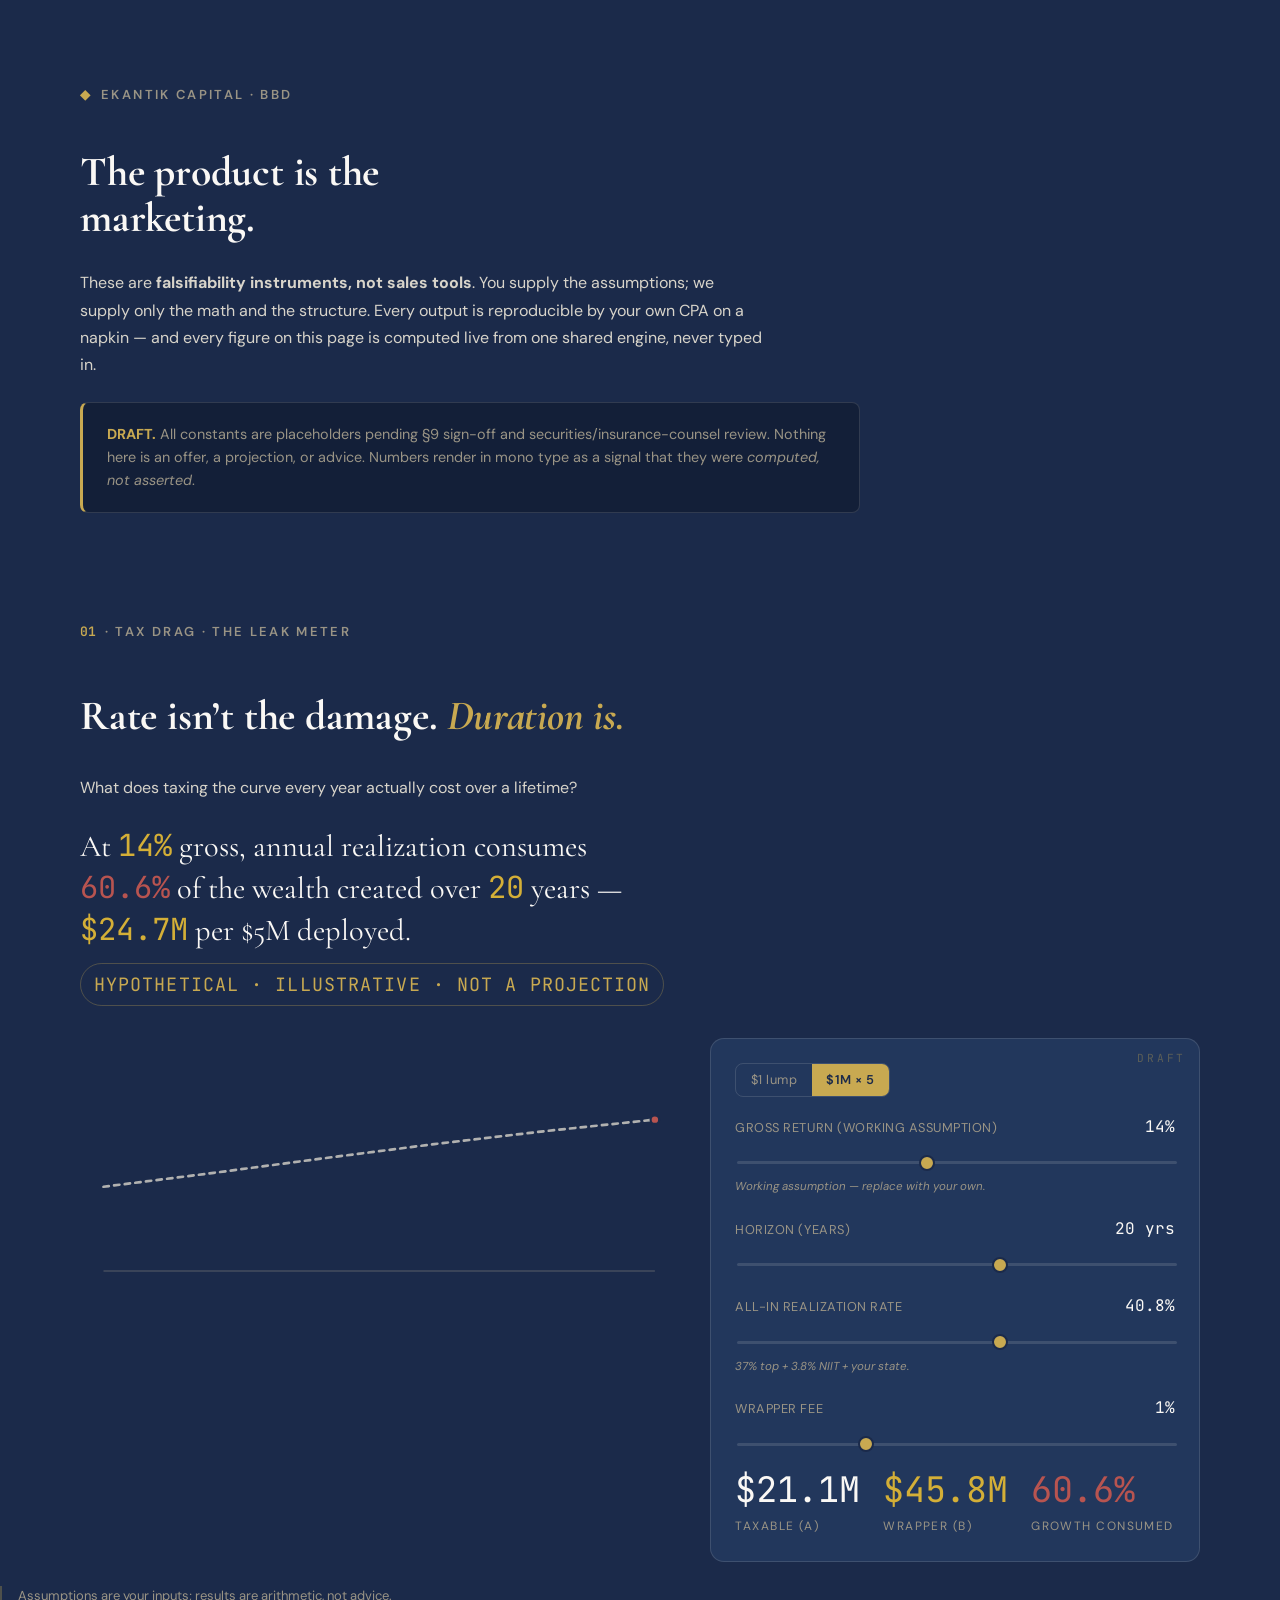
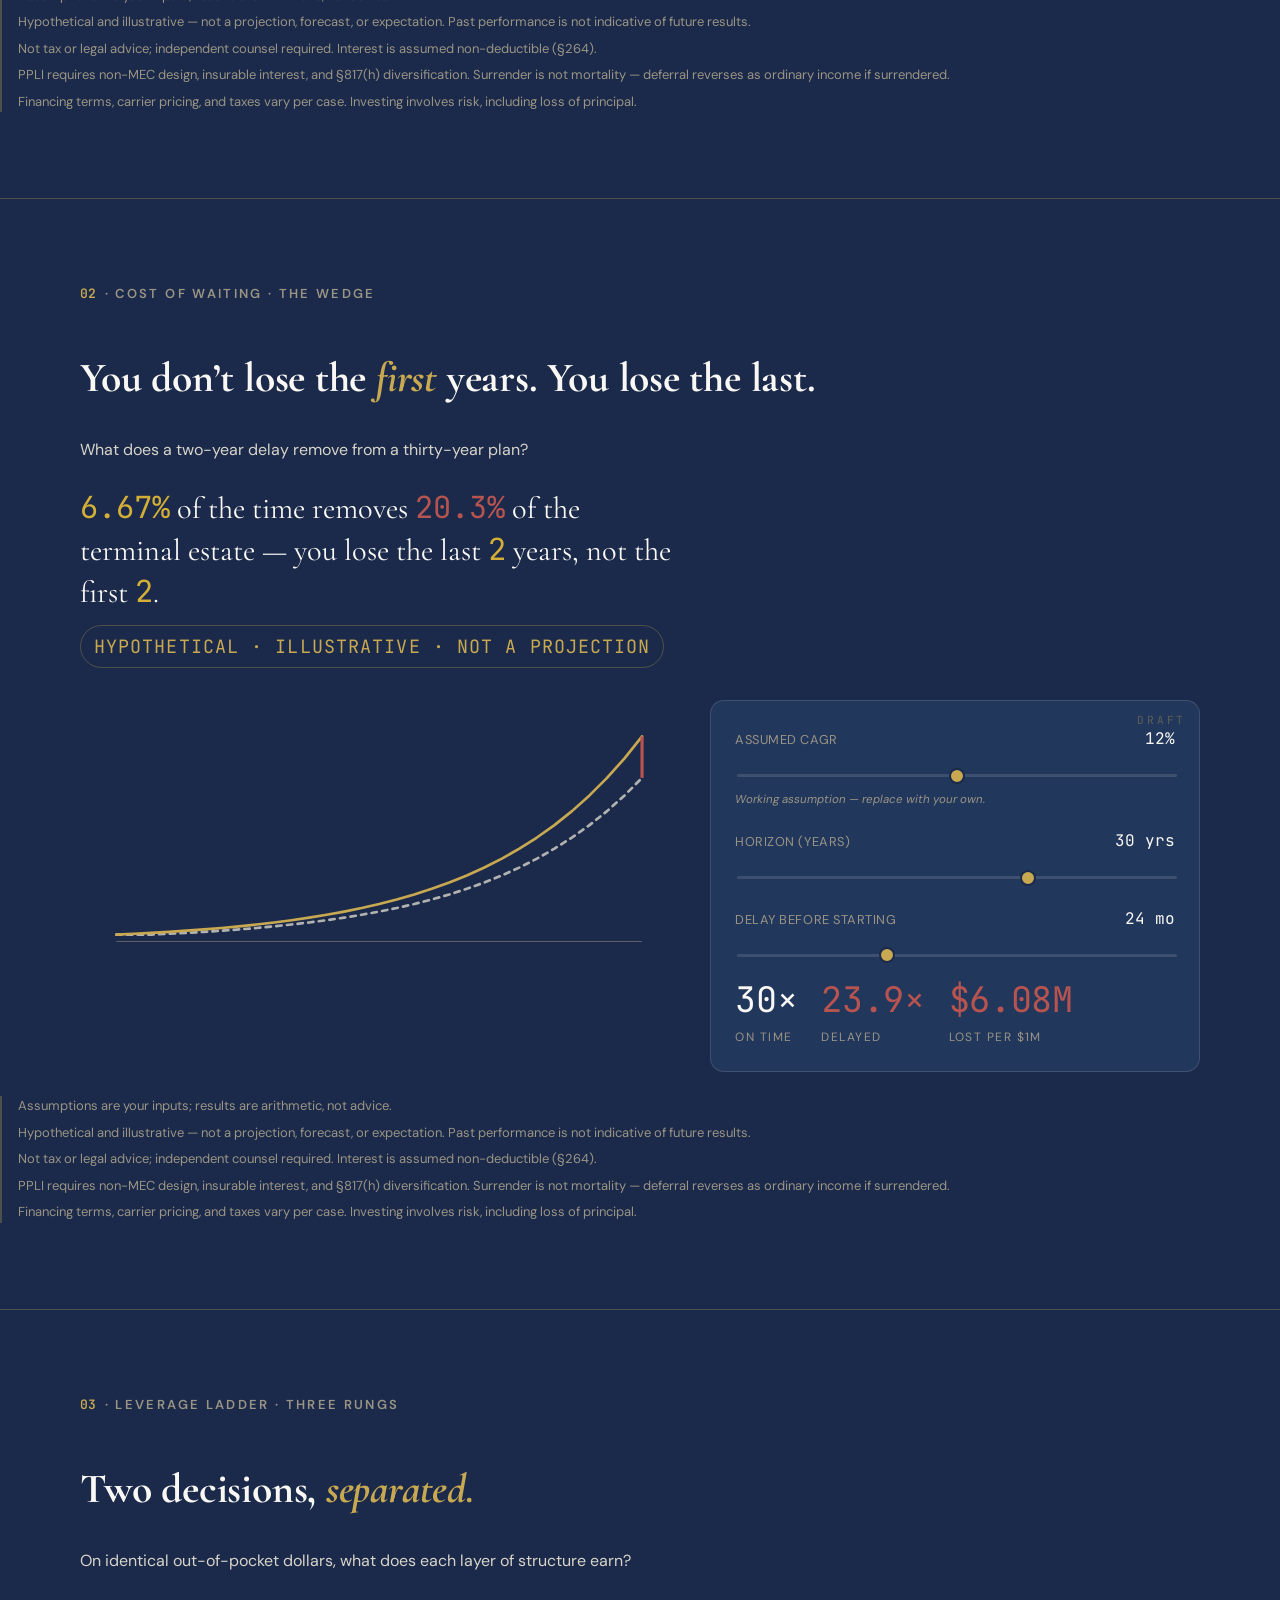
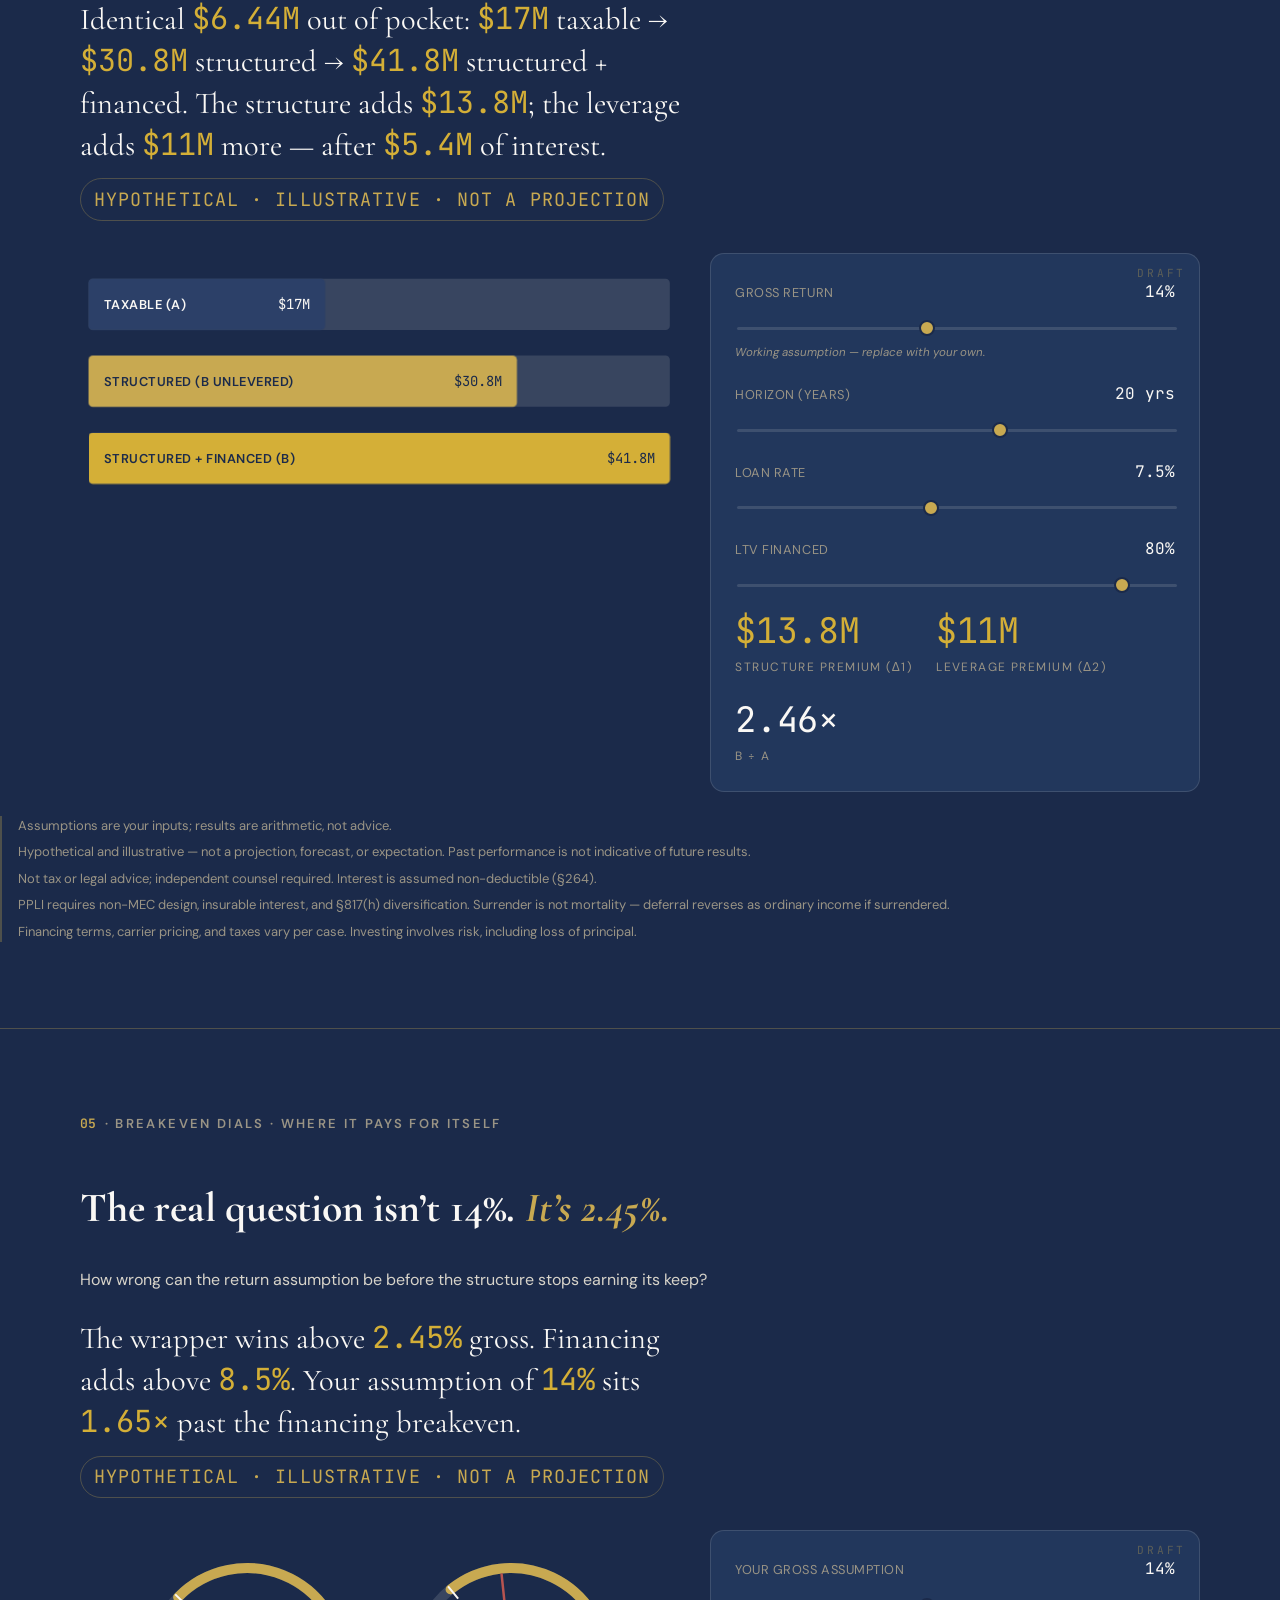
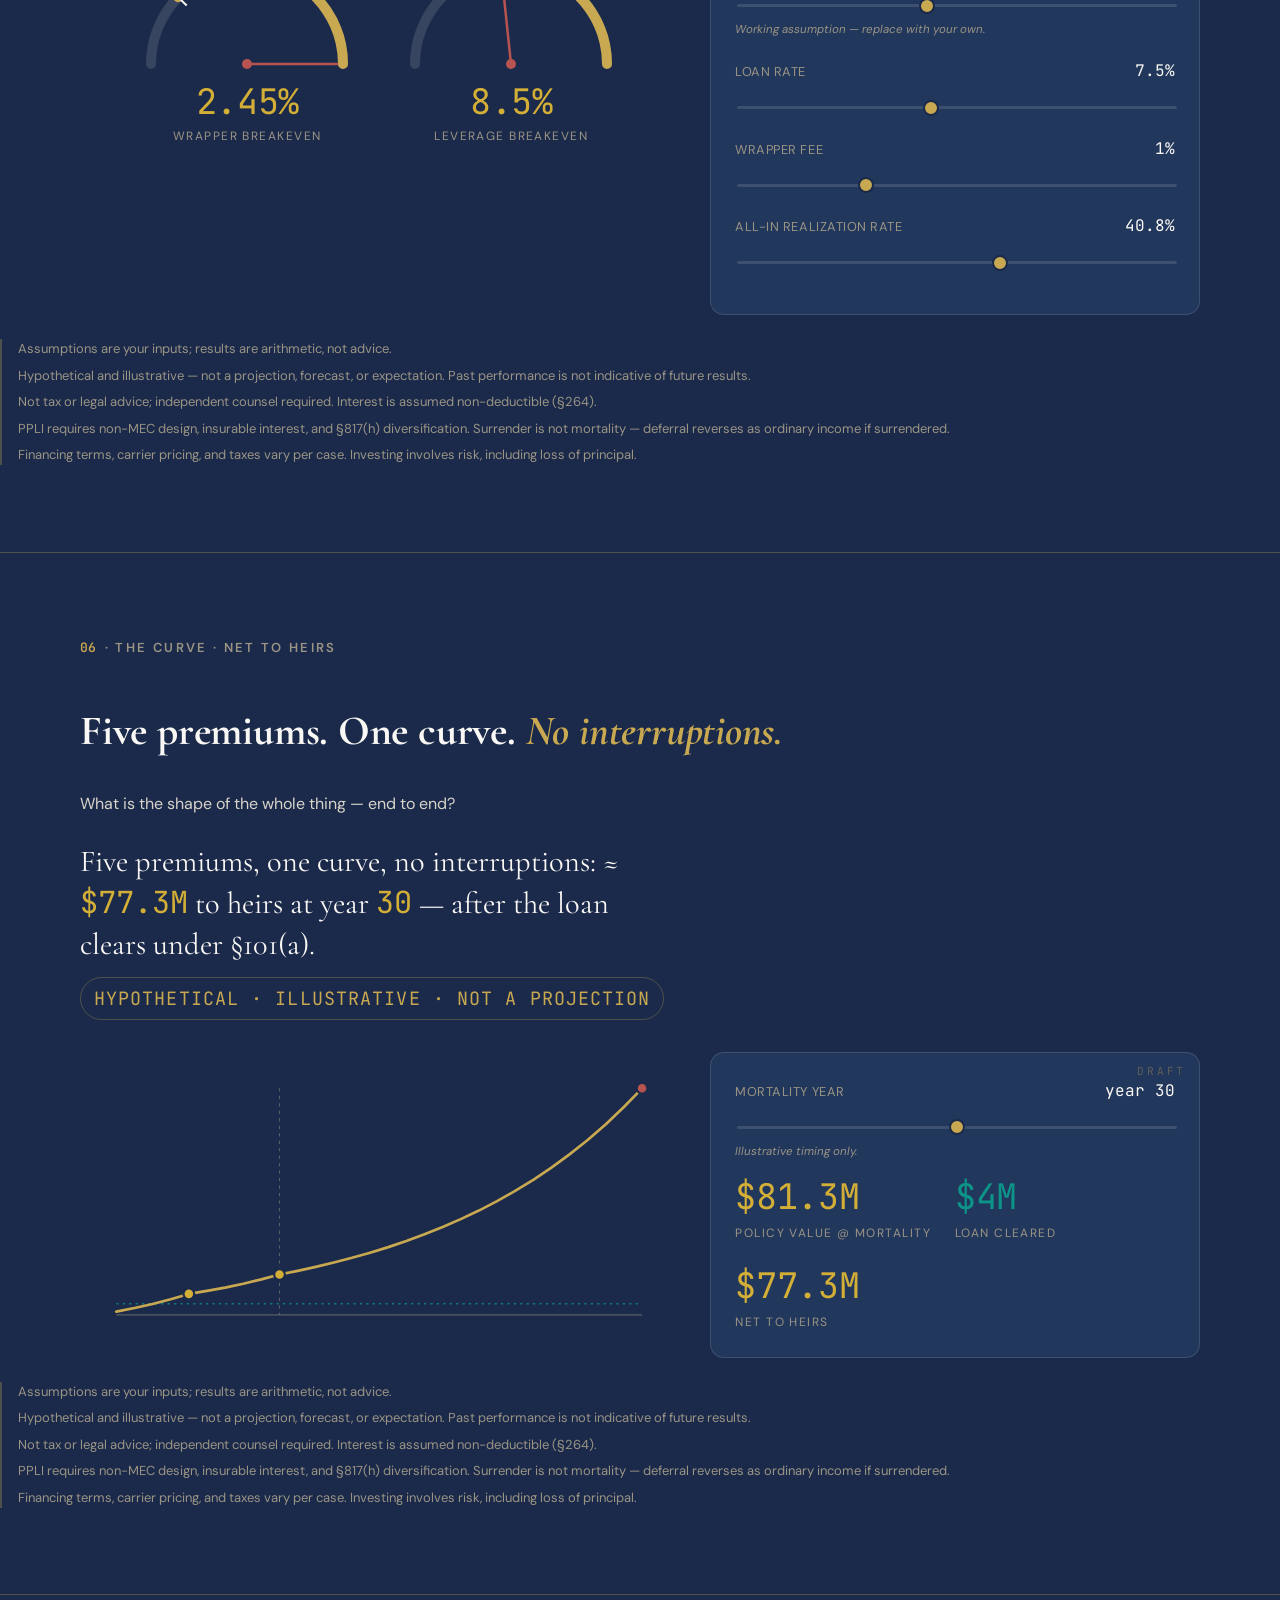
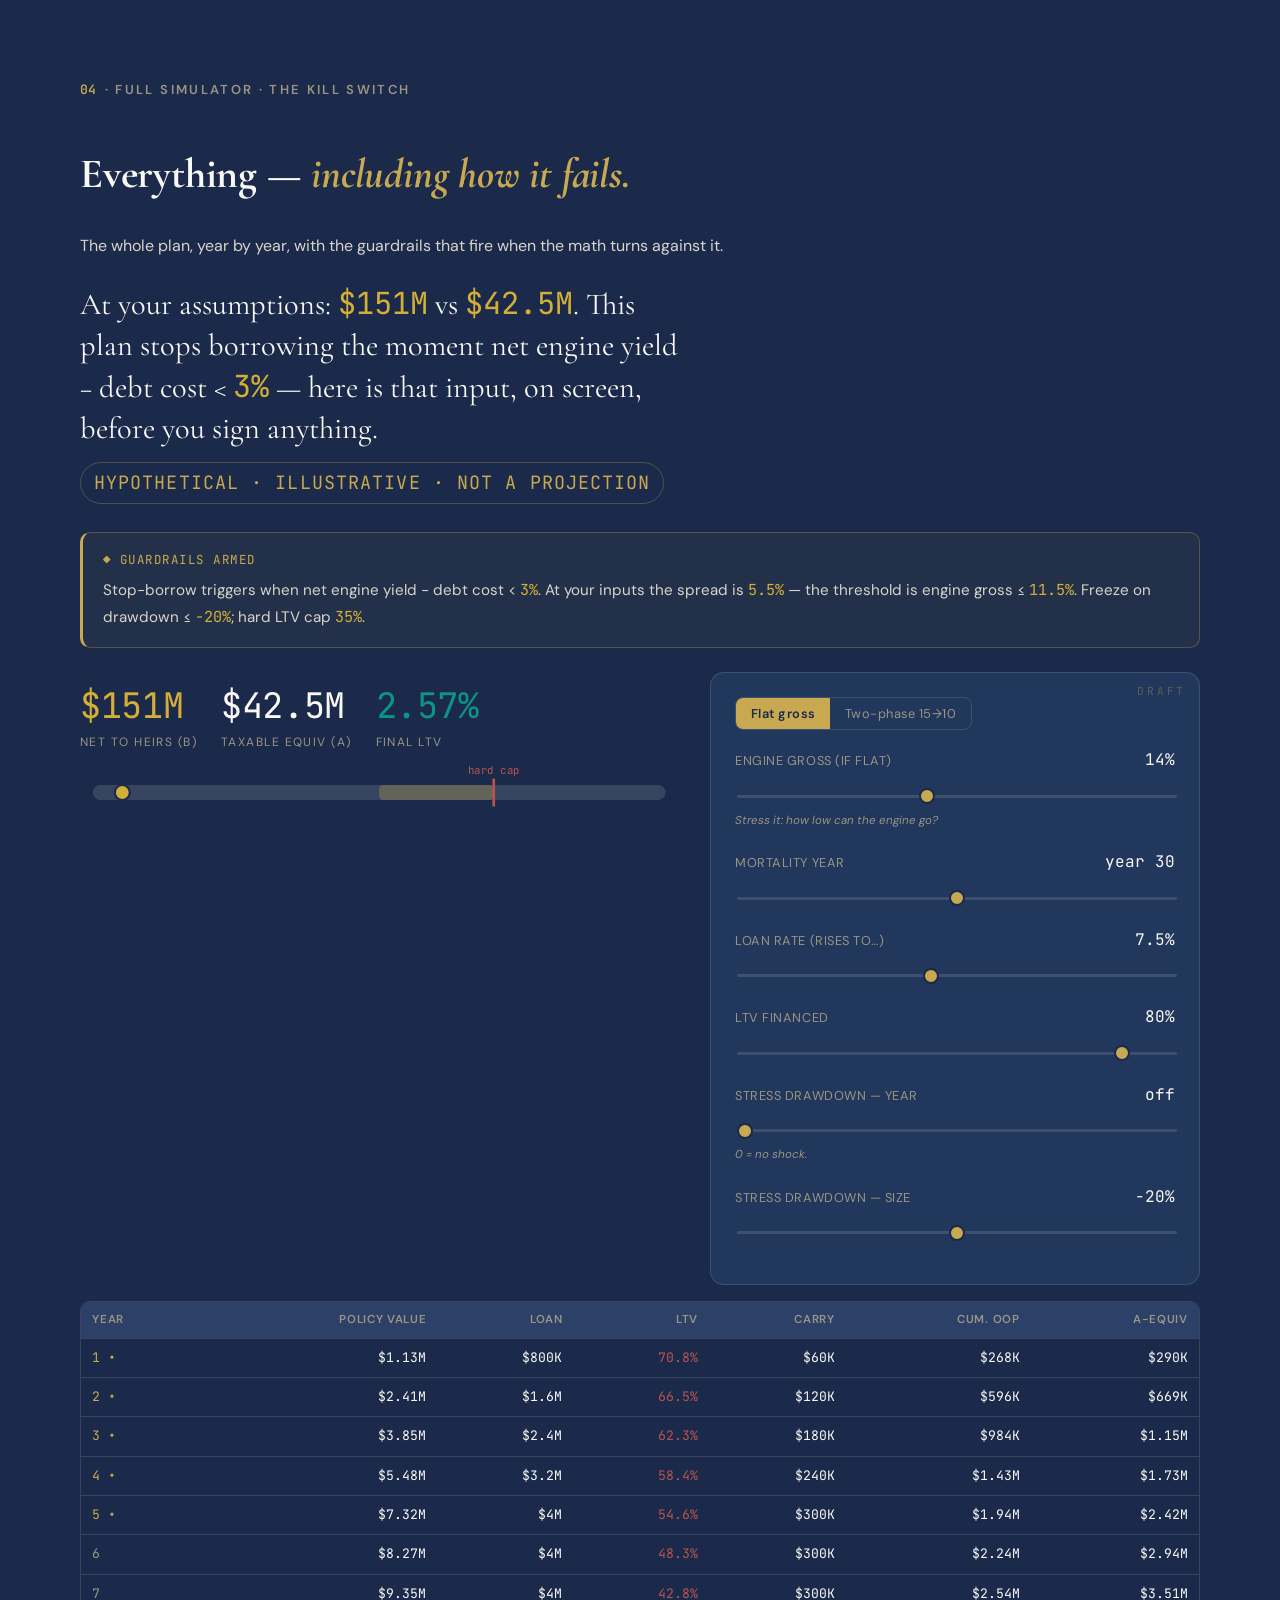
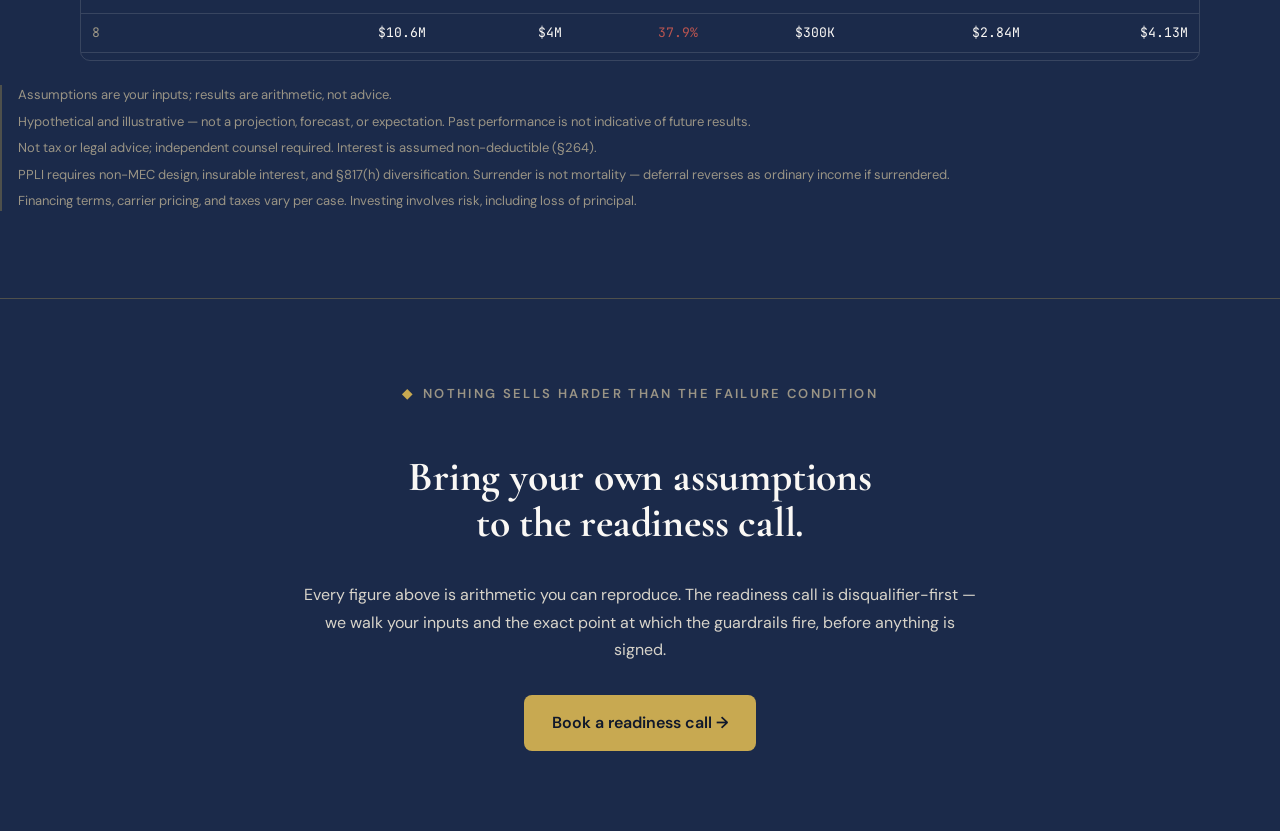
<file: bbd/calculators.html>
<!DOCTYPE html>
<html lang="en">
<head>
<meta charset="UTF-8" />
<meta name="viewport" content="width=device-width, initial-scale=1.0" />
<meta name="theme-color" content="#10182B" />
<title>BBD Calculator Suite — falsifiability instruments · Ekantik Capital Advisors</title>

<link rel="preconnect" href="https://fonts.googleapis.com" />
<link rel="preconnect" href="https://fonts.gstatic.com" crossorigin />
<link href="https://fonts.googleapis.com/css2?family=Cormorant+Garamond:ital,wght@0,500;0,600;0,700;1,600;1,700&family=DM+Sans:wght@300;400;500;600;700&family=JetBrains+Mono:wght@400;500&display=swap" rel="stylesheet">
<link rel="stylesheet" href="bbd.css" />

<style>
  /* page chrome (not part of the portable foundation) */
  body { margin: 0; background: #10182B; }
  .bbd-doc-head { padding: clamp(3rem,7vw,5rem) 0 1.5rem; }
  .bbd-doc-head .bbd-note {
    background: #131F38; border: 1px solid rgba(233,231,226,.14);
    border-left: 3px solid #C8A951; border-radius: 8px; padding: 1.25rem 1.5rem;
    margin-top: 1.5rem; max-width: 78ch; color: #9A9485; font-size: .9rem; line-height: 1.6;
  }
  .bbd-doc-head .bbd-note strong { color: #C8A951; }
  .bbd-cta { text-align: center; padding: clamp(3rem,7vw,5rem) 0; border-top: 1px solid rgba(200,169,81,.30); }
  .bbd-cta a {
    display: inline-flex; align-items: center; gap: .5rem; font-family: 'DM Sans', sans-serif;
    font-weight: 600; background: #C8A951; color: #10182B; text-decoration: none;
    padding: .9rem 1.75rem; border-radius: 8px; margin-top: 1rem;
  }
</style>
</head>
<body>
<div class="bbd-suite">

  <header class="bbd-doc-head">
    <div class="bbd-wrap">
      <span class="bbd-kicker"><span class="bbd-kicker__glyph">◆</span> Ekantik Capital · BBD</span>
      <h1 class="bbd-h2" style="max-width:22ch">The product is the marketing.</h1>
      <p class="bbd-question">These are <strong>falsifiability instruments, not sales tools</strong>. You supply the assumptions; we supply only the math and the structure. Every output is reproducible by your own CPA on a napkin — and every figure on this page is computed live from one shared engine, never typed in.</p>
      <div class="bbd-note">
        <strong>DRAFT.</strong> All constants are placeholders pending §9 sign-off and securities/insurance-counsel review. Nothing here is an offer, a projection, or advice. Numbers render in mono type as a signal that they were <em>computed, not asserted</em>.
      </div>
    </div>
  </header>

  <!-- Narrative order (spec §5): Leak → Wedge → Ladder → Breakeven → Curve -->
  <main id="bbd-calcs"></main>

  <section class="bbd-cta">
    <div class="bbd-wrap">
      <span class="bbd-kicker" style="justify-content:center"><span class="bbd-kicker__glyph">◆</span> Nothing sells harder than the failure condition</span>
      <h2 class="bbd-h2" style="max-width:24ch;margin-inline:auto">Bring your own assumptions to the readiness call.</h2>
      <p class="bbd-question" style="margin-inline:auto">Every figure above is arithmetic you can reproduce. The readiness call is disqualifier-first — we walk your inputs and the exact point at which the guardrails fire, before anything is signed.</p>
      <a href="https://calendly.com/hd-ekantikcapital/30min" target="_blank" rel="noopener">Book a readiness call →</a>
    </div>
  </section>

</div>

<!-- one source of truth: constants → engine → format → motifs → compliance → widgets -->
<script src="boot.js"></script>
</body>
</html>
</file>
<file: css/style.css>
/* ===================================
   EKANTIK CAPITAL ADVISORS
   Guardrailed Buy, Borrow & Die
   Brand system — calculators spec §7.3 (accelerator family):
   Navy #1B2A4A canvas · ivory text · disciplined gold accent.
   Navy #10182B/#131F38/#1B2A4A · Gold #C8A951 · Ivory #FAF8F5 relief.
   Display: Cormorant Garamond · Body: DM Sans · Data: JetBrains Mono.
   Gold discipline: emphasis / primary CTA / key numerals only.
   =================================== */

/* CSS Reset & Base Styles */
* {
    margin: 0;
    padding: 0;
    box-sizing: border-box;
}

:root {
    /* Navy scale — build spec §7.3 canvas (Navy #1B2A4A bg) */
    --navy-dark: #1B2A4A;      /* canvas / background, text-on-gold */
    --navy-primary: #22375C;   /* raised panels/cards (lighter → raised) */
    --navy-light: #2C4068;     /* borders, header bands */
    /* Signature gold — accent only */
    --gold-primary: #C8A951;
    --gold-hover: #B08F3C;
    --gold-light: #D9C179;
    --gold-600: #B08F3C;
    --gold-deep: #D4AF37;      /* dots / emphasis (§7.3) */
    /* Text on the navy canvas */
    --text-light: #FAF8F5;                     /* ivory body text (§7.3) */
    --text-muted: #9A9485;                     /* muted / captions (§7.3) */
    --text-warm: #D8D4CA;                      /* secondary text (§7.3) */
    --text-dark: #1B2A4A;                       /* text on light chips/gold */
    /* Semantic layer */
    --green-safe: #34C759;     /* live / positive */
    --green-success: #34C759;
    --color-data: #0D9488;     /* teal — neutral data */
    --amber-caution: #D9A441;
    --red-danger: #B85450;     /* breaks / caps / gaps only (§7.3) */
    /* Surfaces & lines */
    --ivory: #FAF8F5;
    --body-bg: #1B2A4A;
    --border-color: rgba(233, 231, 226, 0.14);
    --hairline-gold: rgba(200, 169, 81, 0.30);
    --card-bg: #22375C;
    --card-hover: #2C4068;
    /* Type roles — §7.3 */
    --font-display: 'Cormorant Garamond', Georgia, 'Times New Roman', serif;
    --font-body: 'DM Sans', -apple-system, BlinkMacSystemFont, 'Segoe UI', sans-serif;
    --font-mono: 'JetBrains Mono', ui-monospace, 'SF Mono', Menlo, monospace;
}

body {
    font-family: var(--font-body);
    background: var(--navy-dark);
    color: var(--text-light);
    line-height: 1.6;
    overflow-x: hidden;
    position: relative;
}

/* Grid Background Pattern */
body::before {
    content: '';
    position: fixed;
    top: 0;
    left: 0;
    width: 100%;
    height: 100%;
    background-image: 
        linear-gradient(rgba(200, 169, 81, 0.05) 1px, transparent 1px),
        linear-gradient(90deg, rgba(200, 169, 81, 0.05) 1px, transparent 1px);
    background-size: 50px 50px;
    pointer-events: none;
    z-index: 0;
}

.container {
    max-width: 1400px;
    margin: 0 auto;
    padding: 0 2rem;
    position: relative;
    z-index: 1;
}

/* Typography */
h1, h2, h3, h4, h5, h6 {
    font-weight: 700;
    line-height: 1.2;
    margin-bottom: 1rem;
}

h1 {
    font-size: 3.5rem;
    font-family: var(--font-display);
}

h2 {
    font-size: 2.5rem;
}

h3 {
    font-size: 1.75rem;
}

.section-title {
    text-align: center;
    color: var(--text-light);
    margin-bottom: 1rem;
}

.section-subtitle {
    text-align: center;
    color: var(--text-muted);
    font-size: 1.125rem;
    margin-bottom: 3rem;
    max-width: 700px;
    margin-left: auto;
    margin-right: auto;
}

/* Hidden Text Toggle */
.hidden {
    display: none !important;
}

/* ===================================
   SOFT LAUNCH BANNER
   =================================== */

.soft-launch-banner {
    background: linear-gradient(135deg, var(--gold-primary) 0%, var(--gold-hover) 100%);
    color: var(--navy-dark);
    padding: 0.75rem 0;
    text-align: center;
    font-weight: 600;
    font-size: 0.95rem;
    border-bottom: 2px solid var(--gold-primary);
    position: relative;
    z-index: 1001;
}

.banner-container {
    max-width: 1200px;
    margin: 0 auto;
    padding: 0 1rem;
    display: flex;
    align-items: center;
    justify-content: center;
    gap: 0.5rem;
}

/* ===================================
   STICKY NAVIGATION
   =================================== */

.sticky-nav {
    position: sticky;
    top: 0;
    background: rgba(16, 24, 43, 0.95);
    backdrop-filter: blur(10px);
    border-bottom: 1px solid var(--border-color);
    z-index: 1000;
    padding: 1rem 0;
}

.nav-container {
    max-width: 1400px;
    margin: 0 auto;
    padding: 0 2rem;
    display: flex;
    align-items: center;
    justify-content: space-between;
}

.nav-logo {
    display: flex;
    align-items: center;
    gap: 1rem;
}

.logo-box {
    width: 50px;
    height: 50px;
    background: var(--gold-primary);
    color: var(--navy-dark);
    display: flex;
    align-items: center;
    justify-content: center;
    font-weight: 800;
    font-size: 1.25rem;
    border-radius: 4px;
}

.logo-text {
    display: flex;
    flex-direction: column;
}

.company-name {
    font-weight: 600;
    font-size: 1rem;
    color: var(--text-light);
}

.tagline {
    font-size: 0.75rem;
    color: var(--gold-primary);
    text-transform: uppercase;
    letter-spacing: 1px;
}

.nav-menu {
    display: flex;
    list-style: none;
    gap: 2rem;
    align-items: center;
}

.nav-menu li a {
    color: var(--text-muted);
    text-decoration: none;
    font-weight: 500;
    transition: color 0.3s;
    font-size: 0.95rem;
}

.nav-menu li a:hover {
    color: var(--gold-primary);
}

.nav-cta {
    margin-left: 1rem;
}

.mobile-menu-toggle {
    display: none;
    background: none;
    border: none;
    color: var(--text-light);
    font-size: 1.5rem;
    cursor: pointer;
}

/* ===================================
   BUTTONS
   =================================== */

.cta-btn {
    padding: 0.875rem 2rem;
    font-weight: 600;
    font-size: 0.95rem;
    border: none;
    border-radius: 4px;
    cursor: pointer;
    transition: all 0.3s;
    text-transform: uppercase;
    letter-spacing: 0.5px;
    display: inline-flex;
    align-items: center;
    gap: 0.5rem;
}

.cta-btn.primary {
    background: var(--gold-primary);
    color: var(--navy-dark);
}

.cta-btn.primary:hover {
    background: var(--gold-hover);
    transform: translateY(-2px);
    box-shadow: 0 4px 12px rgba(200, 169, 81, 0.4);
}

.cta-btn.secondary {
    background: transparent;
    color: var(--gold-primary);
    border: 2px solid var(--gold-primary);
}

.cta-btn.secondary:hover {
    background: var(--gold-primary);
    color: var(--navy-dark);
}

/* ===================================
   HERO SECTION
   =================================== */

.hero {
    padding: 6rem 0;
    position: relative;
}

.hero-container {
    max-width: 1400px;
    margin: 0 auto;
    padding: 0 2rem;
    display: grid;
    grid-template-columns: 1fr 1fr;
    gap: 4rem;
    align-items: center;
}

.hero-left {
    z-index: 2;
}

.hero-title {
    font-size: 3.5rem;
    line-height: 1.1;
    margin-bottom: 1.5rem;
    color: var(--text-light);
}

.hero-accent {
    color: var(--gold-primary);
    font-style: italic;
}

.hero-subtitle {
    font-size: 1.25rem;
    color: var(--text-muted);
    margin-bottom: 2rem;
    line-height: 1.8;
}

.guardrail-bullets {
    margin-bottom: 2rem;
}

.bullet-item {
    display: flex;
    align-items: center;
    gap: 1rem;
    margin-bottom: 1rem;
    padding: 0.75rem;
    background: var(--card-bg);
    border-left: 3px solid var(--gold-primary);
    border-radius: 4px;
}

.bullet-item i {
    color: var(--gold-primary);
    font-size: 1.25rem;
}

.hero-toggle {
    display: flex;
    gap: 0.5rem;
    margin-bottom: 2rem;
}

.toggle-btn {
    padding: 0.5rem 1.5rem;
    background: var(--card-bg);
    border: 1px solid var(--border-color);
    color: var(--text-muted);
    border-radius: 4px;
    cursor: pointer;
    font-weight: 500;
    transition: all 0.3s;
}

.toggle-btn.active {
    background: var(--gold-primary);
    color: var(--navy-dark);
    border-color: var(--gold-primary);
}

.hero-ctas {
    display: flex;
    gap: 1rem;
    flex-wrap: wrap;
}

.hero-right {
    z-index: 2;
}

.system-cards {
    display: flex;
    flex-direction: column;
    gap: 1.5rem;
}

.system-card {
    background: var(--card-bg);
    border: 1px solid var(--border-color);
    border-radius: 8px;
    padding: 2rem;
    transition: all 0.3s;
    position: relative;
    overflow: hidden;
}

.system-card::before {
    content: '';
    position: absolute;
    top: 0;
    left: 0;
    width: 4px;
    height: 100%;
    background: var(--gold-primary);
}

.system-card.buy::before {
    background: var(--gold-primary);
}

.system-card.borrow::before {
    background: var(--gold-primary);
}

.system-card.die::before {
    background: var(--gold-primary);
}

.system-card:hover {
    background: var(--card-hover);
    border-color: var(--gold-primary);
    transform: translateX(5px);
}

.card-icon {
    width: 60px;
    height: 60px;
    background: rgba(200, 169, 81, 0.1);
    border-radius: 50%;
    display: flex;
    align-items: center;
    justify-content: center;
    margin-bottom: 1rem;
}

.card-icon i {
    font-size: 1.75rem;
    color: var(--gold-primary);
}

.system-card h3 {
    color: var(--gold-primary);
    margin-bottom: 0.75rem;
    font-size: 1.5rem;
}

.system-card p {
    color: var(--text-muted);
    line-height: 1.6;
}

/* ===================================
   NOTICE BANNER
   =================================== */

.notice-banner {
    background: rgba(200, 169, 81, 0.1);
    border-top: 2px solid var(--gold-primary);
    border-bottom: 2px solid var(--gold-primary);
    padding: 1.25rem 0;
    text-align: center;
    font-weight: 500;
}

.notice-banner i {
    color: var(--gold-primary);
    margin-right: 0.75rem;
}

/* ===================================
   PROBLEM SECTION
   =================================== */

.problem-section {
    padding: 6rem 0;
    background: linear-gradient(180deg, rgba(16, 24, 43, 0) 0%, rgba(34, 55, 92, 0.5) 100%);
}

.problem-grid {
    display: grid;
    grid-template-columns: repeat(3, 1fr);
    gap: 2rem;
}

.problem-card {
    background: var(--card-bg);
    border: 1px solid var(--border-color);
    border-radius: 8px;
    padding: 2.5rem;
    text-align: center;
    transition: all 0.3s;
}

.problem-card:hover {
    background: var(--card-hover);
    border-color: var(--gold-primary);
    transform: translateY(-5px);
}

.problem-icon {
    width: 80px;
    height: 80px;
    background: rgba(200, 169, 81, 0.1);
    border-radius: 50%;
    display: flex;
    align-items: center;
    justify-content: center;
    margin: 0 auto 1.5rem;
}

.problem-icon i {
    font-size: 2rem;
    color: var(--gold-primary);
}

.problem-card h3 {
    color: var(--gold-primary);
    margin-bottom: 1rem;
}

.problem-card p {
    color: var(--text-muted);
    line-height: 1.7;
}

/* ===================================
   HOW IT WORKS SECTION
   =================================== */

.how-it-works-section {
    padding: 6rem 0;
}

.stepper-timeline {
    max-width: 1100px;
    margin: 0 auto;
}

.step-item {
    display: flex;
    gap: 2rem;
    margin-bottom: 4rem;
    position: relative;
}

.step-item::after {
    content: '';
    position: absolute;
    left: 30px;
    top: 70px;
    width: 2px;
    height: calc(100% + 40px);
    background: var(--border-color);
}

.step-item:last-child::after {
    display: none;
}

.step-number {
    width: 60px;
    height: 60px;
    background: var(--gold-primary);
    color: var(--navy-dark);
    border-radius: 50%;
    display: flex;
    align-items: center;
    justify-content: center;
    font-size: 1.75rem;
    font-weight: 800;
    flex-shrink: 0;
    position: relative;
    z-index: 2;
}

.step-content {
    flex: 1;
    background: var(--card-bg);
    border: 1px solid var(--border-color);
    border-radius: 8px;
    padding: 2rem;
}

.step-content h3 {
    color: var(--gold-primary);
    margin-bottom: 1.5rem;
    font-size: 1.75rem;
}

.step-details {
    color: var(--text-muted);
}

.step-specs {
    margin-top: 1.5rem;
    padding: 1.5rem;
    background: rgba(16, 24, 43, 0.5);
    border-radius: 6px;
    border-left: 3px solid var(--gold-primary);
}

.spec-item {
    display: flex;
    justify-content: space-between;
    padding: 0.75rem 0;
    border-bottom: 1px solid var(--border-color);
}

.spec-item:last-child {
    border-bottom: none;
}

.spec-label {
    color: var(--text-muted);
}

.spec-value {
    color: var(--gold-primary);
    font-weight: 600;
}

.guardrail-dashboard-preview {
    margin-top: 1.5rem;
    display: grid;
    grid-template-columns: repeat(3, 1fr);
    gap: 1rem;
}

.gauge-preview {
    background: rgba(16, 24, 43, 0.5);
    padding: 1rem;
    border-radius: 6px;
    text-align: center;
}

.gauge-label {
    font-size: 0.85rem;
    color: var(--text-muted);
    margin-bottom: 0.5rem;
}

.gauge-bar {
    height: 8px;
    background: rgba(255, 255, 255, 0.1);
    border-radius: 4px;
    overflow: hidden;
    margin-bottom: 0.5rem;
}

.gauge-fill {
    height: 100%;
    transition: width 0.3s;
}

.gauge-fill.safe {
    background: var(--green-safe);
}

.gauge-fill.amber {
    background: var(--amber-caution);
}

.gauge-fill.red {
    background: var(--red-danger);
}

.gauge-status {
    font-size: 0.85rem;
    color: var(--text-light);
    font-weight: 600;
}

.borrow-triggers {
    margin-top: 1.5rem;
    padding: 1.5rem;
    background: rgba(220, 38, 38, 0.1);
    border: 1px solid var(--red-danger);
    border-radius: 6px;
}

.borrow-triggers h4 {
    color: var(--red-danger);
    margin-bottom: 1rem;
}

.borrow-triggers ul {
    list-style: none;
}

.borrow-triggers li {
    padding: 0.5rem 0;
    color: var(--text-muted);
}

.borrow-triggers li i {
    color: var(--red-danger);
    margin-right: 0.5rem;
}

.estate-checklist {
    margin-top: 1.5rem;
    padding: 1.5rem;
    background: rgba(52, 199, 89, 0.1);
    border: 1px solid var(--green-safe);
    border-radius: 6px;
}

.estate-checklist h4 {
    color: var(--green-safe);
    margin-bottom: 1rem;
}

.checklist-item {
    display: flex;
    align-items: center;
    gap: 0.75rem;
    padding: 0.5rem 0;
    color: var(--text-muted);
}

.checklist-item i {
    color: var(--green-safe);
}

/* ===================================
   GUARDRAILS SECTION
   =================================== */

.guardrails-section {
    padding: 6rem 0;
    background: linear-gradient(180deg, rgba(34, 55, 92, 0.5) 0%, rgba(16, 24, 43, 0) 100%);
}

.dashboard-grid {
    display: grid;
    grid-template-columns: repeat(2, 1fr);
    gap: 2rem;
    margin-bottom: 3rem;
}

.dashboard-card {
    background: var(--card-bg);
    border: 1px solid var(--border-color);
    border-radius: 8px;
    padding: 2rem;
    transition: all 0.3s;
}

.dashboard-card:hover {
    border-color: var(--gold-primary);
}

.dashboard-header {
    display: flex;
    align-items: center;
    gap: 1rem;
    margin-bottom: 1.5rem;
}

.dashboard-header i {
    color: var(--gold-primary);
    font-size: 1.5rem;
}

.dashboard-header h3 {
    color: var(--text-light);
    margin: 0;
}

.tooltip-trigger {
    color: var(--text-muted);
    cursor: help;
    margin-left: auto;
}

.dashboard-gauge {
    margin: 1.5rem 0;
}

.gauge-zones {
    display: flex;
    border-radius: 6px;
    overflow: hidden;
    margin-bottom: 1rem;
}

.zone {
    flex: 1;
    padding: 1rem 0.5rem;
    text-align: center;
    font-size: 0.85rem;
    font-weight: 600;
    line-height: 1.3;
}

.zone.green {
    background: rgba(52, 199, 89, 0.2);
    color: var(--green-safe);
}

.zone.amber {
    background: rgba(245, 158, 11, 0.2);
    color: var(--amber-caution);
}

.zone.red {
    background: rgba(220, 38, 38, 0.2);
    color: var(--red-danger);
}

.dashboard-status {
    padding: 0.75rem;
    background: rgba(16, 24, 43, 0.5);
    border-radius: 4px;
    font-size: 0.9rem;
    color: var(--text-muted);
    margin: 1rem 0;
}

.dashboard-status strong {
    color: var(--gold-primary);
}

.failure-modes-panel, .requirements-panel {
    margin-top: 3rem;
    padding: 2.5rem;
    background: var(--card-bg);
    border: 2px solid var(--border-color);
    border-radius: 8px;
}

.failure-modes-panel h3, .requirements-panel h3 {
    color: var(--gold-primary);
    margin-bottom: 1rem;
    display: flex;
    align-items: center;
    gap: 0.75rem;
}

.failure-modes-panel h3 i, .requirements-panel h3 i {
    font-size: 1.5rem;
}

.failure-grid {
    display: grid;
    grid-template-columns: repeat(3, 1fr);
    gap: 1.5rem;
    margin-top: 1.5rem;
}

.failure-item {
    background: rgba(16, 24, 43, 0.5);
    padding: 1.5rem;
    border-radius: 6px;
    border: 1px solid var(--border-color);
}

.failure-header {
    display: flex;
    align-items: center;
    gap: 0.75rem;
    margin-bottom: 1rem;
    color: var(--gold-primary);
}

.failure-header i {
    font-size: 1.25rem;
}

.failure-item ul {
    list-style: none;
    color: var(--text-muted);
}

.failure-item li {
    padding: 0.5rem 0;
    font-size: 0.9rem;
}

.requirements-grid {
    display: grid;
    grid-template-columns: repeat(3, 1fr);
    gap: 1.5rem;
    margin-top: 1.5rem;
}

.requirement-item {
    display: flex;
    gap: 1rem;
}

.requirement-item i {
    color: var(--gold-primary);
    font-size: 1.5rem;
    flex-shrink: 0;
}

.requirement-item strong {
    color: var(--text-light);
    display: block;
    margin-bottom: 0.5rem;
}

.requirement-item p {
    color: var(--text-muted);
    font-size: 0.9rem;
}

/* ===================================
   CALCULATOR SECTION
   =================================== */

.calculator-section {
    padding: 6rem 0;
}

.calculator-tabs {
    display: flex;
    gap: 1rem;
    margin-bottom: 2rem;
    justify-content: center;
}

.calc-tab-btn {
    padding: 1rem 2rem;
    background: var(--card-bg);
    border: 1px solid var(--border-color);
    color: var(--text-muted);
    border-radius: 6px;
    cursor: pointer;
    font-weight: 600;
    transition: all 0.3s;
    display: flex;
    align-items: center;
    gap: 0.75rem;
}

.calc-tab-btn:hover {
    border-color: var(--gold-primary);
    color: var(--text-light);
}

.calc-tab-btn.active {
    background: var(--gold-primary);
    color: var(--navy-dark);
    border-color: var(--gold-primary);
}

.calculator-panel {
    background: var(--card-bg);
    border: 1px solid var(--border-color);
    border-radius: 8px;
    padding: 2rem;
}

.calc-disclaimer {
    background: rgba(220, 38, 38, 0.1);
    border: 1px solid var(--red-danger);
    border-radius: 6px;
    padding: 1rem;
    margin-bottom: 2rem;
    display: flex;
    align-items: center;
    gap: 0.75rem;
}

.calc-disclaimer i {
    color: var(--red-danger);
    font-size: 1.25rem;
}

.calc-layout {
    display: flex;
    flex-direction: column;
    gap: 2rem;
}

.calc-inputs, .calc-outputs {
    background: rgba(16, 24, 43, 0.5);
    padding: 2rem;
    border-radius: 6px;
}

.calc-inputs h3, .calc-outputs h3 {
    color: var(--gold-primary);
    margin-bottom: 1.5rem;
}

/* Collapsible Calculator Sections */
.calc-section-collapsible {
    margin-bottom: 1rem;
    border: 1px solid var(--border-color);
    border-radius: 6px;
    background: rgba(34, 55, 92, 0.3);
    overflow: hidden;
}

.calc-section-header {
    display: flex;
    align-items: center;
    justify-content: space-between;
    padding: 1rem 1.25rem;
    cursor: pointer;
    background: rgba(34, 55, 92, 0.5);
    border: none;
    width: 100%;
    text-align: left;
    transition: background 0.2s ease;
}

.calc-section-header:hover {
    background: rgba(43, 62, 100, 0.5);
}

.calc-section-header h4 {
    color: var(--text-light);
    font-size: 1rem;
    font-weight: 600;
    margin: 0;
    display: flex;
    align-items: center;
    gap: 0.5rem;
}

.calc-section-header h4 i {
    color: var(--gold-primary);
}

.calc-section-toggle {
    color: var(--gold-primary);
    font-size: 1.2rem;
    transition: transform 0.3s ease;
}

.calc-section-collapsible.collapsed .calc-section-toggle {
    transform: rotate(-90deg);
}

.calc-section-content {
    padding: 1.5rem 1.25rem;
    max-height: 5000px;
    overflow: hidden;
    transition: max-height 0.4s ease, padding 0.4s ease;
}

.calc-section-collapsible.collapsed .calc-section-content {
    max-height: 0;
    padding-top: 0;
    padding-bottom: 0;
}

.input-group {
    margin-bottom: 1.5rem;
}

.input-group label {
    display: block;
    color: var(--text-light);
    font-weight: 500;
    margin-bottom: 0.5rem;
    font-size: 0.95rem;
}

.input-group input[type="number"],
.input-group input[type="text"],
.input-group input[type="email"],
.input-group input[type="tel"],
.input-group select,
.input-group textarea {
    width: 100%;
    padding: 0.75rem;
    background: rgba(34, 55, 92, 0.8);
    border: 1px solid var(--border-color);
    border-radius: 4px;
    color: #ffffff !important;
    font-size: 0.95rem;
    font-weight: 500;
}

/* Ensure input text is visible */
.input-with-prefix input {
    color: #ffffff !important;
    padding-left: 2rem;
}

.input-group input:focus,
.input-group select:focus,
.input-group textarea:focus {
    outline: none;
    border-color: var(--gold-primary);
    background: rgba(34, 55, 92, 1);
}

.input-with-prefix {
    position: relative;
}

.input-with-prefix .prefix {
    position: absolute;
    left: 0.75rem;
    top: 50%;
    transform: translateY(-50%);
    color: var(--gold-primary);
    font-weight: 700;
    font-size: 1rem;
    pointer-events: none;
    z-index: 10;
}

.input-with-prefix input {
    padding-left: 2rem;
}

.input-group input[type="range"] {
    width: 100%;
    height: 6px;
    background: rgba(255, 255, 255, 0.1);
    border-radius: 3px;
    outline: none;
}

.input-group input[type="range"]::-webkit-slider-thumb {
    appearance: none;
    width: 18px;
    height: 18px;
    background: var(--gold-primary);
    border-radius: 50%;
    cursor: pointer;
}

.input-group input[type="range"]::-moz-range-thumb {
    width: 18px;
    height: 18px;
    background: var(--gold-primary);
    border-radius: 50%;
    cursor: pointer;
    border: none;
}

.range-value {
    text-align: center;
    color: var(--gold-primary);
    font-weight: 600;
    font-size: 1.1rem;
    margin-top: 0.5rem;
}

.input-hint {
    font-size: 0.85rem;
    color: var(--text-muted);
    margin-top: 0.25rem;
}

.radio-group {
    display: flex;
    flex-direction: column;
    gap: 0.75rem;
    margin-bottom: 1rem;
}

.radio-label {
    display: flex;
    align-items: center;
    gap: 0.5rem;
    cursor: pointer;
}

.radio-label input[type="radio"] {
    width: auto;
}

.toggle-switch {
    position: relative;
    display: inline-block;
    width: 100%;
}

.toggle-switch input[type="checkbox"] {
    display: none;
}

.toggle-switch label {
    display: block;
    padding: 0.75rem 1rem;
    background: rgba(34, 55, 92, 0.8);
    border: 1px solid var(--border-color);
    border-radius: 4px;
    cursor: pointer;
    transition: all 0.3s;
}

.toggle-switch input[type="checkbox"]:checked + label {
    background: rgba(52, 199, 89, 0.2);
    border-color: var(--green-safe);
}

.toggle-switch input[type="checkbox"]:not(:checked) + label {
    background: rgba(220, 38, 38, 0.2);
    border-color: var(--red-danger);
}

.toggle-label-on, .toggle-label-off {
    font-weight: 500;
}

.toggle-switch input[type="checkbox"]:checked + label .toggle-label-off {
    display: none;
}

.toggle-switch input[type="checkbox"]:not(:checked) + label .toggle-label-on {
    display: none;
}

.input-group-section {
    margin-top: 2rem;
    padding-top: 2rem;
    border-top: 1px solid var(--border-color);
}

.input-group-section h4 {
    color: var(--gold-primary);
    margin-bottom: 1rem;
}

.dual-input {
    display: flex;
    align-items: center;
    gap: 0.5rem;
}

.dual-input input {
    flex: 1;
}

.dual-input span {
    color: var(--text-muted);
}

.output-placeholder {
    text-align: center;
    padding: 4rem 2rem;
    color: var(--text-muted);
}

.output-placeholder i {
    font-size: 4rem;
    color: var(--gold-primary);
    margin-bottom: 1rem;
}

/* Calculator Outputs */
.output-cards {
    display: grid;
    grid-template-columns: repeat(3, 1fr);
    gap: 1rem;
    margin-bottom: 2rem;
}

.output-card {
    background: rgba(34, 55, 92, 0.8);
    padding: 1.5rem;
    border-radius: 6px;
    border: 1px solid var(--border-color);
    text-align: center;
}

.output-label {
    font-size: 0.85rem;
    color: var(--text-muted);
    margin-bottom: 0.5rem;
}

.output-value {
    font-size: 1.75rem;
    color: var(--gold-primary);
    font-weight: 700;
}

.output-status-badge {
    display: inline-block;
    padding: 0.5rem 1rem;
    border-radius: 4px;
    font-weight: 600;
    margin-top: 1rem;
}

.output-status-badge.green {
    background: rgba(52, 199, 89, 0.2);
    color: var(--green-safe);
}

.output-status-badge.amber {
    background: rgba(245, 158, 11, 0.2);
    color: var(--amber-caution);
}

.output-status-badge.red {
    background: rgba(220, 38, 38, 0.2);
    color: var(--red-danger);
}

.output-chart {
    margin: 2rem 0;
    height: 400px;
    background: rgba(34, 55, 92, 0.8);
    border-radius: 6px;
    padding: 1rem;
}

.output-table {
    width: 100%;
    border-collapse: collapse;
    margin-top: 2rem;
}

.output-table th {
    background: rgba(34, 55, 92, 0.8);
    padding: 0.75rem;
    text-align: left;
    color: var(--gold-primary);
    font-weight: 600;
    border-bottom: 2px solid var(--border-color);
}

.output-table td {
    padding: 0.75rem;
    border-bottom: 1px solid var(--border-color);
    color: var(--text-muted);
}

.output-table tr:hover {
    background: rgba(200, 169, 81, 0.05);
}

/* Stress Test Layout */
.stress-layout {
    display: grid;
    grid-template-columns: 1fr 2fr;
    gap: 2rem;
}

.stress-controls, .stress-results {
    background: rgba(16, 24, 43, 0.5);
    padding: 2rem;
    border-radius: 6px;
}

.scenario-selector {
    display: flex;
    flex-direction: column;
    gap: 1rem;
    margin-bottom: 2rem;
}

.scenario-btn {
    padding: 1.25rem;
    background: rgba(34, 55, 92, 0.8);
    border: 1px solid var(--border-color);
    border-radius: 6px;
    cursor: pointer;
    transition: all 0.3s;
    text-align: left;
    display: flex;
    flex-direction: column;
    gap: 0.5rem;
}

.scenario-btn:hover {
    border-color: var(--gold-primary);
}

.scenario-btn.active {
    background: rgba(200, 169, 81, 0.1);
    border-color: var(--gold-primary);
}

.scenario-btn i {
    color: var(--gold-primary);
    margin-right: 0.5rem;
}

.scenario-btn strong {
    color: var(--text-light);
    font-size: 1.05rem;
}

.scenario-btn span {
    color: var(--text-muted);
    font-size: 0.9rem;
}

.custom-scenario {
    padding-top: 1.5rem;
    border-top: 1px solid var(--border-color);
}

.custom-scenario h4 {
    color: var(--gold-primary);
    margin-bottom: 1rem;
}

.calculator-footer {
    display: flex;
    gap: 1rem;
    justify-content: center;
    margin-top: 2rem;
    padding-top: 2rem;
    border-top: 1px solid var(--border-color);
}

/* ===================================
   RISKS SECTION
   =================================== */

.risks-section {
    padding: 6rem 0;
    background: linear-gradient(180deg, rgba(16, 24, 43, 0) 0%, rgba(34, 55, 92, 0.5) 100%);
}

.risks-grid {
    display: grid;
    grid-template-columns: repeat(2, 1fr);
    gap: 2rem;
    margin-bottom: 3rem;
}

.risk-card {
    background: var(--card-bg);
    border: 1px solid var(--border-color);
    border-radius: 8px;
    padding: 2rem;
    transition: all 0.3s;
}

.risk-card:hover {
    border-color: var(--red-danger);
}

.risk-icon {
    width: 70px;
    height: 70px;
    background: rgba(220, 38, 38, 0.1);
    border-radius: 50%;
    display: flex;
    align-items: center;
    justify-content: center;
    margin-bottom: 1.5rem;
}

.risk-icon i {
    font-size: 1.75rem;
    color: var(--red-danger);
}

.risk-card h3 {
    color: var(--text-light);
    margin-bottom: 1rem;
}

.risk-content p {
    color: var(--text-muted);
    line-height: 1.7;
    margin-bottom: 1rem;
}

.risk-response {
    margin-top: 1.5rem;
    padding: 1.25rem;
    background: rgba(52, 199, 89, 0.1);
    border-left: 3px solid var(--green-safe);
    border-radius: 4px;
}

.risk-response strong {
    color: var(--green-safe);
    display: block;
    margin-bottom: 0.75rem;
}

.risk-response ul {
    list-style: none;
}

.risk-response li {
    padding: 0.5rem 0;
    color: var(--text-muted);
}

.risk-response li i {
    color: var(--green-safe);
    margin-right: 0.5rem;
}

.trust-statement {
    background: var(--card-bg);
    border: 2px solid var(--gold-primary);
    border-radius: 8px;
    padding: 2.5rem;
    display: flex;
    gap: 1.5rem;
    align-items: flex-start;
}

.trust-statement i {
    font-size: 3rem;
    color: var(--gold-primary);
    flex-shrink: 0;
}

.trust-statement h3 {
    color: var(--gold-primary);
    margin-bottom: 0.75rem;
}

.trust-statement p {
    color: var(--text-muted);
    line-height: 1.7;
}

/* ===================================
   WHO SECTION
   =================================== */

.who-section {
    padding: 6rem 0;
}

.who-grid {
    display: grid;
    grid-template-columns: repeat(2, 1fr);
    gap: 2rem;
    margin-bottom: 2rem;
}

.who-card {
    background: var(--card-bg);
    border: 2px solid var(--border-color);
    border-radius: 8px;
    padding: 2.5rem;
}

.who-card.for {
    border-color: var(--green-safe);
}

.who-card.not-for {
    border-color: var(--red-danger);
}

.who-header {
    display: flex;
    align-items: center;
    gap: 1rem;
    margin-bottom: 1.5rem;
}

.who-header i {
    font-size: 2rem;
}

.who-card.for .who-header i {
    color: var(--green-safe);
}

.who-card.not-for .who-header i {
    color: var(--red-danger);
}

.who-card h3 {
    color: var(--text-light);
    margin: 0;
}

.who-card ul {
    list-style: none;
}

.who-card li {
    padding: 1rem 0;
    color: var(--text-muted);
    line-height: 1.6;
    display: flex;
    align-items: flex-start;
    gap: 1rem;
    border-bottom: 1px solid rgba(58, 74, 95, 0.3);
}

.who-card li:last-child {
    border-bottom: none;
}

.who-card.for li i {
    color: var(--green-safe);
    margin-top: 0.25rem;
    font-size: 1.1rem;
    flex-shrink: 0;
}

.who-card.not-for li i {
    color: var(--red-danger);
    margin-top: 0.25rem;
    font-size: 1.1rem;
    flex-shrink: 0;
}

.who-item-content {
    flex: 1;
    display: flex;
    flex-wrap: wrap;
    align-items: baseline;
    gap: 0.35rem;
}

.who-item-content .who-label {
    color: var(--text-muted);
    font-size: 0.95rem;
}

.who-item-content strong {
    color: var(--text-light);
    font-weight: 600;
    font-size: 0.95rem;
}

.who-item-content .who-detail {
    color: var(--text-muted);
    font-size: 0.9rem;
}

.qualification-note {
    background: rgba(200, 169, 81, 0.1);
    border: 1px solid var(--gold-primary);
    border-radius: 6px;
    padding: 1.5rem;
    display: flex;
    gap: 1rem;
    align-items: flex-start;
}

.qualification-note i {
    color: var(--gold-primary);
    font-size: 1.5rem;
    flex-shrink: 0;
}

.qualification-note p {
    color: var(--text-muted);
    line-height: 1.7;
}

/* ===================================
   FAQ SECTION
   =================================== */

.faq-section {
    padding: 6rem 0;
}

.faq-category {
    margin-bottom: 2.5rem;
    max-width: 1000px;
    margin-left: auto;
    margin-right: auto;
}

.faq-category-header {
    display: flex;
    align-items: center;
    gap: 1rem;
    padding: 1.5rem 2rem;
    background: linear-gradient(135deg, rgba(200, 169, 81, 0.15) 0%, rgba(34, 55, 92, 0.8) 100%);
    border: 2px solid var(--gold-primary);
    border-radius: 8px;
    cursor: pointer;
    transition: all 0.3s;
    margin-bottom: 1rem;
}

.faq-category-header:hover {
    background: linear-gradient(135deg, rgba(200, 169, 81, 0.25) 0%, rgba(34, 55, 92, 0.9) 100%);
    transform: translateY(-2px);
}

.faq-category-header > i:first-child {
    font-size: 1.5rem;
    color: var(--gold-primary);
    flex-shrink: 0;
}

.faq-category-header h3 {
    color: var(--text-light);
    margin: 0;
    font-size: 1.35rem;
    font-weight: 600;
    flex-grow: 1;
    text-transform: uppercase;
    letter-spacing: 0.5px;
}

.faq-category-header > i:last-child {
    color: var(--gold-primary);
    transition: transform 0.3s;
    font-size: 1.2rem;
}

.faq-category.active .faq-category-header > i:last-child {
    transform: rotate(180deg);
}

.faq-category-content {
    max-height: 0;
    overflow: hidden;
    transition: max-height 0.5s ease-out;
}

.faq-category.active .faq-category-content {
    max-height: 10000px;
}

.faq-grid {
    max-width: 1000px;
    margin: 0 auto;
}

.faq-item {
    background: var(--card-bg);
    border: 1px solid var(--border-color);
    border-radius: 6px;
    margin-bottom: 1rem;
    overflow: hidden;
}

.faq-question {
    display: flex;
    align-items: center;
    gap: 1rem;
    padding: 1.5rem;
    cursor: pointer;
    transition: all 0.3s;
}

.faq-question:hover {
    background: var(--card-hover);
}

.faq-question i {
    color: var(--gold-primary);
    transition: transform 0.3s;
}

.faq-item.active .faq-question i {
    transform: rotate(180deg);
}

.faq-question h3 {
    color: var(--text-light);
    margin: 0;
    font-size: 1.15rem;
}

.faq-answer {
    max-height: 0;
    overflow: hidden;
    transition: max-height 0.3s ease-out;
    padding: 0 1.5rem;
}

.faq-item.active .faq-answer {
    max-height: 1000px;
    padding: 0 1.5rem 1.5rem;
}

.faq-answer p {
    color: var(--text-muted);
    line-height: 1.7;
    margin-bottom: 1rem;
}

/* ===================================
   QUALIFY SECTION
   =================================== */

.qualify-section {
    padding: 6rem 0;
    background: linear-gradient(180deg, rgba(34, 55, 92, 0.5) 0%, rgba(16, 24, 43, 0) 100%);
}

.qualify-header {
    margin-bottom: 3rem;
}

.qualify-content {
    display: grid;
    grid-template-columns: 1fr 1fr;
    gap: 3rem;
}

.qualify-left h3 {
    color: var(--gold-primary);
    margin-bottom: 1.5rem;
}

.next-steps {
    margin-bottom: 2rem;
}

.next-step {
    display: flex;
    gap: 1.5rem;
    margin-bottom: 2rem;
    align-items: flex-start;
}

.step-num {
    width: 50px;
    height: 50px;
    background: var(--gold-primary);
    color: var(--navy-dark);
    border-radius: 50%;
    display: flex;
    align-items: center;
    justify-content: center;
    font-size: 1.5rem;
    font-weight: 800;
    flex-shrink: 0;
}

.step-desc strong {
    color: var(--text-light);
    display: block;
    margin-bottom: 0.5rem;
}

.step-desc p {
    color: var(--text-muted);
    line-height: 1.6;
}

.contact-info {
    background: var(--card-bg);
    padding: 1.5rem;
    border-radius: 6px;
    border-left: 3px solid var(--gold-primary);
}

.contact-info h4 {
    color: var(--gold-primary);
    margin-bottom: 1rem;
}

.contact-info p {
    color: var(--text-muted);
    margin-bottom: 0.5rem;
}

.contact-info a {
    color: var(--gold-primary);
    text-decoration: none;
}

.contact-info a:hover {
    text-decoration: underline;
}

.qualify-form {
    background: var(--card-bg);
    padding: 2.5rem;
    border-radius: 8px;
    border: 1px solid var(--border-color);
}

.qualify-form h3 {
    color: var(--gold-primary);
    margin-bottom: 1.5rem;
}

.form-group {
    margin-bottom: 1.5rem;
}

.form-group label {
    display: block;
    color: var(--text-light);
    font-weight: 500;
    margin-bottom: 0.5rem;
}

.checkbox-group {
    display: flex;
    align-items: flex-start;
    gap: 0.75rem;
}

.checkbox-label {
    display: flex;
    align-items: flex-start;
    gap: 0.75rem;
    cursor: pointer;
    font-weight: 400 !important;
}

.checkbox-label input[type="checkbox"] {
    margin-top: 0.25rem;
    width: auto;
    flex-shrink: 0;
}

.submit-btn {
    width: 100%;
    justify-content: center;
    margin-top: 1rem;
}

.form-disclaimer {
    font-size: 0.85rem;
    color: var(--text-muted);
    text-align: center;
    margin-top: 1rem;
    line-height: 1.5;
}

/* ===================================
   FOOTER
   =================================== */

.footer {
    background: var(--navy-primary);
    border-top: 1px solid var(--border-color);
    padding: 4rem 0 2rem;
}

.footer-content {
    display: grid;
    grid-template-columns: repeat(4, 1fr);
    gap: 2rem;
    margin-bottom: 3rem;
}

.footer-col h4 {
    color: var(--gold-primary);
    margin-bottom: 1rem;
}

.footer-col ul {
    list-style: none;
}

.footer-col ul li {
    margin-bottom: 0.5rem;
}

.footer-col a {
    color: var(--text-muted);
    text-decoration: none;
    transition: color 0.3s;
}

.footer-col a:hover {
    color: var(--gold-primary);
}

.footer-logo {
    display: flex;
    align-items: center;
    gap: 1rem;
}

.footer-company strong {
    color: var(--text-light);
    display: block;
    margin-bottom: 0.25rem;
}

.footer-company p {
    color: var(--text-muted);
    font-size: 0.85rem;
}

.footer-disclaimers {
    padding-top: 2rem;
    border-top: 1px solid var(--border-color);
}

.footer-disclaimers h4 {
    color: var(--gold-primary);
    margin-bottom: 1rem;
}

.footer-disclaimers p {
    color: var(--text-muted);
    font-size: 0.85rem;
    line-height: 1.7;
    margin-bottom: 1rem;
}

.footer-copyright {
    text-align: center;
    padding-top: 2rem;
    border-top: 1px solid var(--border-color);
    margin-top: 2rem;
}

/* ===================================
   MODAL
   =================================== */

.modal {
    display: none;
    position: fixed;
    z-index: 9999;
    left: 0;
    top: 0;
    width: 100%;
    height: 100%;
    background: rgba(0, 0, 0, 0.8);
    overflow-y: auto;
}

.modal.show {
    display: flex;
    align-items: center;
    justify-content: center;
    padding: 2rem;
}

.modal-content {
    background: var(--navy-primary);
    border-radius: 8px;
    max-width: 900px;
    width: 100%;
    max-height: 90vh;
    overflow-y: auto;
    border: 2px solid var(--gold-primary);
}

.modal-header {
    background: var(--navy-light);
    padding: 1.5rem 2rem;
    border-bottom: 1px solid var(--border-color);
    display: flex;
    justify-content: space-between;
    align-items: center;
}

.modal-header h2 {
    color: var(--gold-primary);
    margin: 0;
    display: flex;
    align-items: center;
    gap: 0.75rem;
}

.modal-close {
    background: none;
    border: none;
    color: var(--text-muted);
    font-size: 2rem;
    cursor: pointer;
    transition: color 0.3s;
}

.modal-close:hover {
    color: var(--text-light);
}

.modal-body {
    padding: 2rem;
}

.modal-body h3 {
    color: var(--gold-primary);
    margin-bottom: 1.5rem;
}

.risk-disclosure-section {
    margin-bottom: 2rem;
}

.risk-disclosure-section h4 {
    color: var(--text-light);
    margin-bottom: 1rem;
}

.risk-disclosure-section ul {
    list-style: none;
    padding-left: 1rem;
}

.risk-disclosure-section li {
    color: var(--text-muted);
    padding: 0.5rem 0;
    position: relative;
    padding-left: 1.5rem;
}

.risk-disclosure-section li::before {
    content: '▸';
    position: absolute;
    left: 0;
    color: var(--red-danger);
}

.risk-summary {
    background: rgba(220, 38, 38, 0.1);
    border: 1px solid var(--red-danger);
    border-radius: 6px;
    padding: 1.5rem;
    color: var(--text-muted);
    line-height: 1.7;
    margin-top: 2rem;
}

.risk-summary strong {
    color: var(--red-danger);
}

/* ===================================
   TOOLTIPS
   =================================== */

.tooltips-container {
    display: none;
}

.tooltip-content {
    position: absolute;
    background: var(--navy-primary);
    border: 1px solid var(--gold-primary);
    border-radius: 6px;
    padding: 1rem;
    color: var(--text-muted);
    font-size: 0.9rem;
    max-width: 300px;
    z-index: 10000;
    box-shadow: 0 4px 12px rgba(0, 0, 0, 0.5);
    line-height: 1.5;
    pointer-events: none;
    opacity: 0;
    transition: opacity 0.3s;
}

.tooltip-content.show {
    opacity: 1;
}

.tooltip-content strong {
    color: var(--gold-primary);
    display: block;
    margin-bottom: 0.5rem;
}

/* ===================================
   RESPONSIVE DESIGN
   =================================== */

@media (max-width: 1200px) {
    .hero-container {
        grid-template-columns: 1fr;
        gap: 3rem;
    }
    
    .dashboard-grid {
        grid-template-columns: 1fr;
    }
    
    .calc-layout {
        grid-template-columns: 1fr;
    }
    
    .stress-layout {
        grid-template-columns: 1fr;
    }
}

@media (max-width: 968px) {
    h1 {
        font-size: 2.5rem;
    }
    
    .hero-title {
        font-size: 2.5rem;
    }
    
    .problem-grid {
        grid-template-columns: 1fr;
    }
    
    .failure-grid {
        grid-template-columns: 1fr;
    }
    
    .requirements-grid {
        grid-template-columns: 1fr;
    }
    
    .risks-grid {
        grid-template-columns: 1fr;
    }
    
    .who-grid {
        grid-template-columns: 1fr;
    }
    
    .qualify-content {
        grid-template-columns: 1fr;
    }
    
    .footer-content {
        grid-template-columns: repeat(2, 1fr);
    }
    
    .output-cards {
        grid-template-columns: 1fr;
    }
    
    .guardrail-dashboard-preview {
        grid-template-columns: 1fr;
    }
}

@media (max-width: 768px) {
    .nav-menu {
        display: none;
    }
    
    .mobile-menu-toggle {
        display: block;
    }
    
    .nav-cta {
        display: none;
    }
    
    .hero-ctas {
        flex-direction: column;
    }
    
    .cta-btn {
        width: 100%;
        justify-content: center;
    }
    
    .calculator-tabs {
        flex-direction: column;
    }
    
    .calc-tab-btn {
        width: 100%;
    }
    
    /* Responsive: Soft Launch Banner */
    .soft-launch-banner {
        font-size: 0.85rem;
        padding: 0.5rem 0;
    }
    
    /* Responsive: Start Here 2-col grid */
    section[id="start-here"] > .container > div[style*="grid-template-columns: 1fr 1fr"] {
        grid-template-columns: 1fr !important;
    }
    
    /* Responsive: Founding Members 2-col grids */
    .founding-members-section div[style*="grid-template-columns: 1fr 1fr"] {
        grid-template-columns: 1fr !important;
    }
    
    /* Responsive: Scorecard 2-col grid */
    .scorecard-section div[style*="grid-template-columns: 1fr 1fr"] {
        grid-template-columns: 1fr !important;
    }
    
    /* Responsive: Final CTA 2-col grid */
    section[id="apply"] div[style*="grid-template-columns: 1fr 1fr"] {
        grid-template-columns: 1fr !important;
    }
}

@media (max-width: 576px) {
    .container {
        padding: 0 1rem;
    }
    
    .nav-container {
        padding: 0 1rem;
    }
    
    h1, .hero-title {
        font-size: 2rem;
    }
    
    h2, .section-title {
        font-size: 1.75rem;
    }
    
    .footer-content {
        grid-template-columns: 1fr;
    }
}

/* Scrollbar Styling */
::-webkit-scrollbar {
    width: 10px;
}

::-webkit-scrollbar-track {
    background: var(--navy-dark);
}

::-webkit-scrollbar-thumb {
    background: var(--gold-primary);
    border-radius: 5px;
}

::-webkit-scrollbar-thumb:hover {
    background: var(--gold-hover);
}

/* Smooth Scroll */
html {
    scroll-behavior: smooth;
}

/* Selection */
::selection {
    background: var(--gold-primary);
    color: var(--navy-dark);
}

/* ===================================
   BRAND FOUNDATION OVERRIDES
   Ekantik accelerator system — deep navy + disciplined gold
   (loaded last so it wins the cascade)
   =================================== */

/* Display serif on every heading (Playfair Display) */
h1, h2, h3, h4, h5, h6,
.section-title, .hero-title, .h1, .h2, .h3 {
    font-family: var(--font-display);
    letter-spacing: -0.005em;
}
h1, .hero-title, .section-title { letter-spacing: -0.01em; }

/* DM Mono for numerals / data (tabular figures) — the signature data voice */
.stat-number, .stat__num, .big-number, .metric-value, .metric-number,
[class*="stat-num"], [class*="-metric"], [class*="number-"], .price, .roi,
table td, code, pre {
    font-family: var(--font-mono);
    font-feature-settings: "tnum" 1;
}
/* keep prose table cells in body font; only numeric-looking cells use mono */
table td { font-family: var(--font-body); }

/* Gold accessibility focus ring (accelerator spec) */
:focus-visible {
    outline: 2px solid var(--gold-primary);
    outline-offset: 3px;
    border-radius: 2px;
}

/* Signature gold hairline for horizontal rules */
hr { border: 0; border-top: 1px solid var(--hairline-gold); }

/* Soften the gold glow on primary CTA hover for the dark canvas */
.cta-btn.primary:hover {
    box-shadow: 0 8px 22px rgba(200, 169, 81, 0.28);
}
</file>
<file: bbd/bbd.css>
/* ============================================================
   BBD CALCULATOR SUITE — bbd.css
   Visual foundation (accelerator.ekantikcapital.com system) +
   widget/motif components. Scoped under .bbd-suite so it is
   portable and never collides with the host page.

   Tokens: deep-navy institutional canvas · disciplined gold.
   Numbers render in DM Mono — "mono = computed, never asserted"
   (spec §7.3). Red appears only for breaks / caps / gaps (§7.1).
   ============================================================ */
.bbd-suite {
  /* Calculator instrument palette — build spec §7.3 (navy #1B2A4A bg) */
  --navy-950: #1B2A4A;   /* canvas (§7.3) */
  --navy-900: #22375C;   /* raised cards / panels (lighter → raised on canvas) */
  --navy-800: #2C4068;   /* borders, header band */
  --gold:     #C8A951;   /* primary stroke, disciplined accent */
  --gold-deep:#D4AF37;   /* dots / emphasis */
  --gold-hover:#B08F3C;
  --ivory:    #FAF8F5;   /* text */
  --warm:     #D8D4CA;   /* secondary text / lost curve */
  --muted:    #9A9485;   /* axes, labels, captions */
  --red:      #B85450;   /* breaks, hard caps, gaps ONLY */
  --teal:     #0D9488;   /* neutral data */
  --hairline: rgba(200,169,81,.30);
  --border:   rgba(233,231,226,.14);
  --font-display: 'Cormorant Garamond', Georgia, 'Times New Roman', serif;
  --font-body:    'DM Sans', -apple-system, BlinkMacSystemFont, 'Segoe UI', sans-serif;
  --font-mono:    'JetBrains Mono', ui-monospace, 'SF Mono', Menlo, monospace;

  background: var(--navy-950);
  color: var(--ivory);
  font-family: var(--font-body);
  line-height: 1.7;
}
.bbd-suite *, .bbd-suite *::before, .bbd-suite *::after { box-sizing: border-box; }
.bbd-wrap { width: min(100% - 2.5rem, 1120px); margin-inline: auto; }

/* --- section rhythm ------------------------------------------ */
.bbd-widget { padding-block: clamp(3rem, 7vw, 5rem); border-top: 1px solid var(--hairline); }
.bbd-widget:first-of-type { border-top: 0; }

/* --- kicker / eyebrow ---------------------------------------- */
.bbd-kicker {
  font-size: .8125rem; font-weight: 600; letter-spacing: .18em; text-transform: uppercase;
  color: var(--muted); display: inline-flex; align-items: center; gap: .55rem; margin-bottom: 1rem;
}
.bbd-kicker__num { font-family: var(--font-mono); color: var(--gold); letter-spacing: 0; }
.bbd-kicker__glyph { color: var(--gold); }

/* --- headings ------------------------------------------------ */
.bbd-h2 { font-family: var(--font-display); font-weight: 700; font-size: clamp(1.9rem, 3.4vw, 2.6rem); line-height: 1.1; letter-spacing: -.005em; }
.bbd-h3 { font-family: var(--font-display); font-weight: 600; font-size: 1.5rem; }
.bbd-question { color: var(--warm); max-width: 62ch; margin-top: .35rem; }
.bbd-h2 em { font-style: italic; color: var(--gold); }

/* --- hero line (values injected from the engine) ------------- */
.bbd-hero {
  font-family: var(--font-display); font-size: clamp(1.35rem, 2.4vw, 1.9rem);
  line-height: 1.35; margin: 1.5rem 0 .75rem; max-width: 40ch;
}
.bbd-hero .n { font-family: var(--font-mono); color: var(--gold-deep); font-style: normal; white-space: nowrap; }
.bbd-hero .n--data { color: var(--teal); }
.bbd-hero .n--loss { color: var(--red); }

/* --- compliance chip (≥60% of hero size, §8.1) --------------- */
.bbd-chip {
  display: inline-block; font-family: var(--font-mono); font-size: clamp(.85rem, 1.5vw, 1.15rem);
  letter-spacing: .06em; color: var(--gold); border: 1px solid var(--hairline);
  border-radius: 999px; padding: .3rem .8rem; margin-bottom: .5rem;
}

/* --- disclosure block (adjacent, never below the fold) ------- */
.bbd-disclosure { margin-top: 1.5rem; border-left: 2px solid var(--hairline); padding-left: 1rem; }
.bbd-disclosure ul { list-style: none; margin: 0; padding: 0; }
.bbd-disclosure li { font-size: .8125rem; line-height: 1.55; color: var(--muted); margin-bottom: .4rem; }

/* --- layout: figure + panel ---------------------------------- */
.bbd-grid { display: grid; grid-template-columns: 1.1fr .9fr; gap: 2rem; align-items: start; margin-top: 1.5rem; }
@media (max-width: 820px) { .bbd-grid { grid-template-columns: 1fr; } }
.bbd-panel { background: var(--navy-900); border: 1px solid var(--border); border-radius: 14px; padding: 1.5rem; }

/* --- controls (the shared assumption drawer) ----------------- */
.bbd-ctrl { display: block; margin-bottom: 1.1rem; }
.bbd-ctrl__head { display: flex; justify-content: space-between; align-items: baseline; margin-bottom: .35rem; }
.bbd-ctrl__label { font-size: .8rem; letter-spacing: .04em; text-transform: uppercase; color: var(--muted); }
.bbd-ctrl__val { font-family: var(--font-mono); color: var(--ivory); font-size: 1rem; }
.bbd-ctrl__note { display: block; margin-top: .3rem; font-size: .72rem; color: var(--muted); font-style: italic; }
.bbd-ctrl__range { -webkit-appearance: none; appearance: none; width: 100%; height: 3px; background: var(--border); border-radius: 3px; outline: none; }
.bbd-ctrl__range::-webkit-slider-thumb { -webkit-appearance: none; width: 16px; height: 16px; border-radius: 50%; background: var(--gold); cursor: pointer; border: 2px solid var(--navy-950); }
.bbd-ctrl__range::-moz-range-thumb { width: 16px; height: 16px; border-radius: 50%; background: var(--gold); cursor: pointer; border: 2px solid var(--navy-950); }
.bbd-ctrl__range:focus-visible { outline: 2px solid var(--gold); outline-offset: 4px; }

/* --- segmented toggle ---------------------------------------- */
.bbd-toggle { display: inline-flex; border: 1px solid var(--border); border-radius: 8px; overflow: hidden; margin-bottom: 1rem; }
.bbd-toggle__btn { font-family: var(--font-body); font-size: .8rem; letter-spacing: .04em; padding: .45rem .9rem; background: transparent; color: var(--muted); border: 0; cursor: pointer; }
.bbd-toggle__btn[aria-pressed="true"] { background: var(--gold); color: var(--navy-950); font-weight: 600; }

/* --- readouts ------------------------------------------------ */
.bbd-readout { display: flex; flex-wrap: wrap; gap: 1.5rem; margin-top: 1rem; }
.bbd-readout__num { font-family: var(--font-mono); font-size: clamp(1.6rem, 3.4vw, 2.2rem); line-height: 1; font-feature-settings: "tnum" 1; letter-spacing: -.01em; }
.bbd-readout__num.tone-gold { color: var(--gold-deep); }
.bbd-readout__num.tone-loss { color: var(--red); }
.bbd-readout__num.tone-data { color: var(--teal); }
.bbd-readout__label { display: block; margin-top: .4rem; font-size: .75rem; letter-spacing: .12em; text-transform: uppercase; color: var(--muted); }

/* --- motifs -------------------------------------------------- */
.bbd-motif { width: 100%; height: auto; display: block; }
.bbd-axis { stroke: var(--muted); stroke-width: 1; opacity: .5; }
.bbd-divider { stroke: var(--muted); stroke-width: 1; stroke-dasharray: 3 4; opacity: .5; }
.bbd-loan { stroke: var(--teal); stroke-width: 1.5; stroke-dasharray: 2 4; opacity: .8; }
.bbd-curve { fill: none; stroke: var(--gold); stroke-width: 2.5; stroke-linecap: round; stroke-linejoin: round; }
.bbd-curve.is-lost { stroke: var(--warm); stroke-dasharray: 5 5; opacity: .8; }  /* "the curve you lose" */
.bbd-dot { fill: var(--gold-deep); stroke: var(--navy-950); stroke-width: 2; }
.bbd-dot.is-accent { fill: var(--red); }
.bbd-bracket { stroke: var(--red); stroke-width: 3; }
.bbd-bar-track { fill: var(--border); }
.bbd-bar { fill: var(--navy-800); }
.bbd-bar.tone-structure { fill: var(--gold); }
.bbd-bar.tone-leverage { fill: var(--gold-deep); }
.bbd-bar-label { font-family: var(--font-body); font-size: 12px; font-weight: 600; letter-spacing: .04em; text-transform: uppercase; fill: var(--ivory); }
.bbd-bar-label.on-gold { fill: var(--navy-950); }
.bbd-bar-value { font-family: var(--font-mono); font-size: 13px; fill: var(--ivory); }
.bbd-bar-value.on-gold { fill: var(--navy-950); }
.bbd-gauge-track { fill: none; stroke: var(--border); stroke-width: 10; stroke-linecap: round; }
.bbd-gauge-live { fill: none; stroke: var(--gold); stroke-width: 10; stroke-linecap: round; }
.bbd-gauge-mark { stroke: var(--ivory); stroke-width: 2; }
.bbd-needle { stroke: var(--red); stroke-width: 2.5; stroke-linecap: round; }
.bbd-needle-hub { fill: var(--red); }
.bbd-delta { font-family: var(--font-mono); font-size: .8rem; fill: var(--ivory); }

/* --- dials (CALC-05) ----------------------------------------- */
.bbd-dials { display: flex; flex-wrap: wrap; gap: 1.5rem; justify-content: center; }
.bbd-dial { text-align: center; }
.bbd-dial .bbd-motif { width: 240px; max-width: 100%; }
.bbd-dial .bbd-readout__num { display: block; margin-top: .25rem; }

/* --- guardrail track (CALC-04) ------------------------------- */
.bbd-gr-zone { fill: rgba(200,169,81,.30); }
.bbd-gr-cap { stroke: var(--red); stroke-width: 2.5; }
.bbd-gr-caplabel { fill: var(--red); font-family: var(--font-mono); font-size: 10px; letter-spacing: .05em; }
.bbd-gr-marker { fill: var(--gold-deep); stroke: var(--navy-950); stroke-width: 2; }
.bbd-gr-marker.is-breached { fill: var(--red); }

/* --- kill-condition banner (CALC-04, shows its own kill switch) */
.bbd-kill {
  border: 1px solid var(--hairline); border-left: 3px solid var(--gold);
  border-radius: 10px; padding: 1rem 1.25rem; margin: 1.25rem 0;
  background: rgba(200,169,81,.05);
}
.bbd-kill.is-fired { border-color: rgba(184,84,80,.5); border-left-color: var(--red); background: rgba(184,84,80,.08); }
.bbd-kill__title { font-family: var(--font-mono); font-size: .78rem; letter-spacing: .12em; text-transform: uppercase; color: var(--gold); }
.bbd-kill.is-fired .bbd-kill__title { color: var(--red); }
.bbd-kill__body { margin-top: .4rem; color: var(--warm); font-size: .95rem; }
.bbd-kill__body .n { font-family: var(--font-mono); color: var(--gold-deep); }
.bbd-kill.is-fired .bbd-kill__body .n { color: var(--red); }

/* --- simulator table ----------------------------------------- */
.bbd-simtable-wrap { overflow-x: auto; margin-top: 1rem; max-height: 360px; overflow-y: auto; border: 1px solid var(--border); border-radius: 10px; }
.bbd-simtable { width: 100%; border-collapse: collapse; font-size: .82rem; }
.bbd-simtable th, .bbd-simtable td { padding: .5rem .7rem; text-align: right; white-space: nowrap; border-bottom: 1px solid var(--border); }
.bbd-simtable th { position: sticky; top: 0; background: var(--navy-800); color: var(--muted); font-weight: 600; font-size: .72rem; letter-spacing: .06em; text-transform: uppercase; }
.bbd-simtable td { font-family: var(--font-mono); color: var(--ivory); }
.bbd-simtable td:first-child, .bbd-simtable th:first-child { text-align: left; color: var(--muted); }
.bbd-simtable td.is-over { color: var(--red); }        /* LTV above the hard cap (honest ramp flag) */
.bbd-simtable tr.is-shock { background: rgba(184,84,80,.10); }
.bbd-simtable tr.is-fund td:first-child { color: var(--gold); }

/* --- draw-on / grow animation (spec §7.2; once, ease-out) ---- */
.bbd-draw { stroke-dasharray: 1400; stroke-dashoffset: 1400; }
.is-in .bbd-draw { animation: bbd-draw 600ms ease-out forwards; }
@keyframes bbd-draw { to { stroke-dashoffset: 0; } }
.bbd-grow { transform-box: fill-box; transform-origin: left center; transform: scaleX(0); }
.is-in .bbd-grow { animation: bbd-grow 600ms ease-out forwards; }
@keyframes bbd-grow { to { transform: scaleX(1); } }

/* --- DRAFT watermark until §9 sign-off (spec §8.4) ----------- */
.bbd-widget.is-draft .bbd-panel { position: relative; }
.bbd-widget.is-draft .bbd-panel::after {
  content: "DRAFT"; position: absolute; top: .6rem; right: .8rem;
  font-family: var(--font-mono); font-size: .7rem; letter-spacing: .25em;
  color: var(--gold); opacity: .35; pointer-events: none;
}

@media (prefers-reduced-motion: reduce) {
  .bbd-suite .bbd-draw { stroke-dashoffset: 0; animation: none; }
  .bbd-suite .bbd-grow { transform: none; animation: none; }
}
</file>
